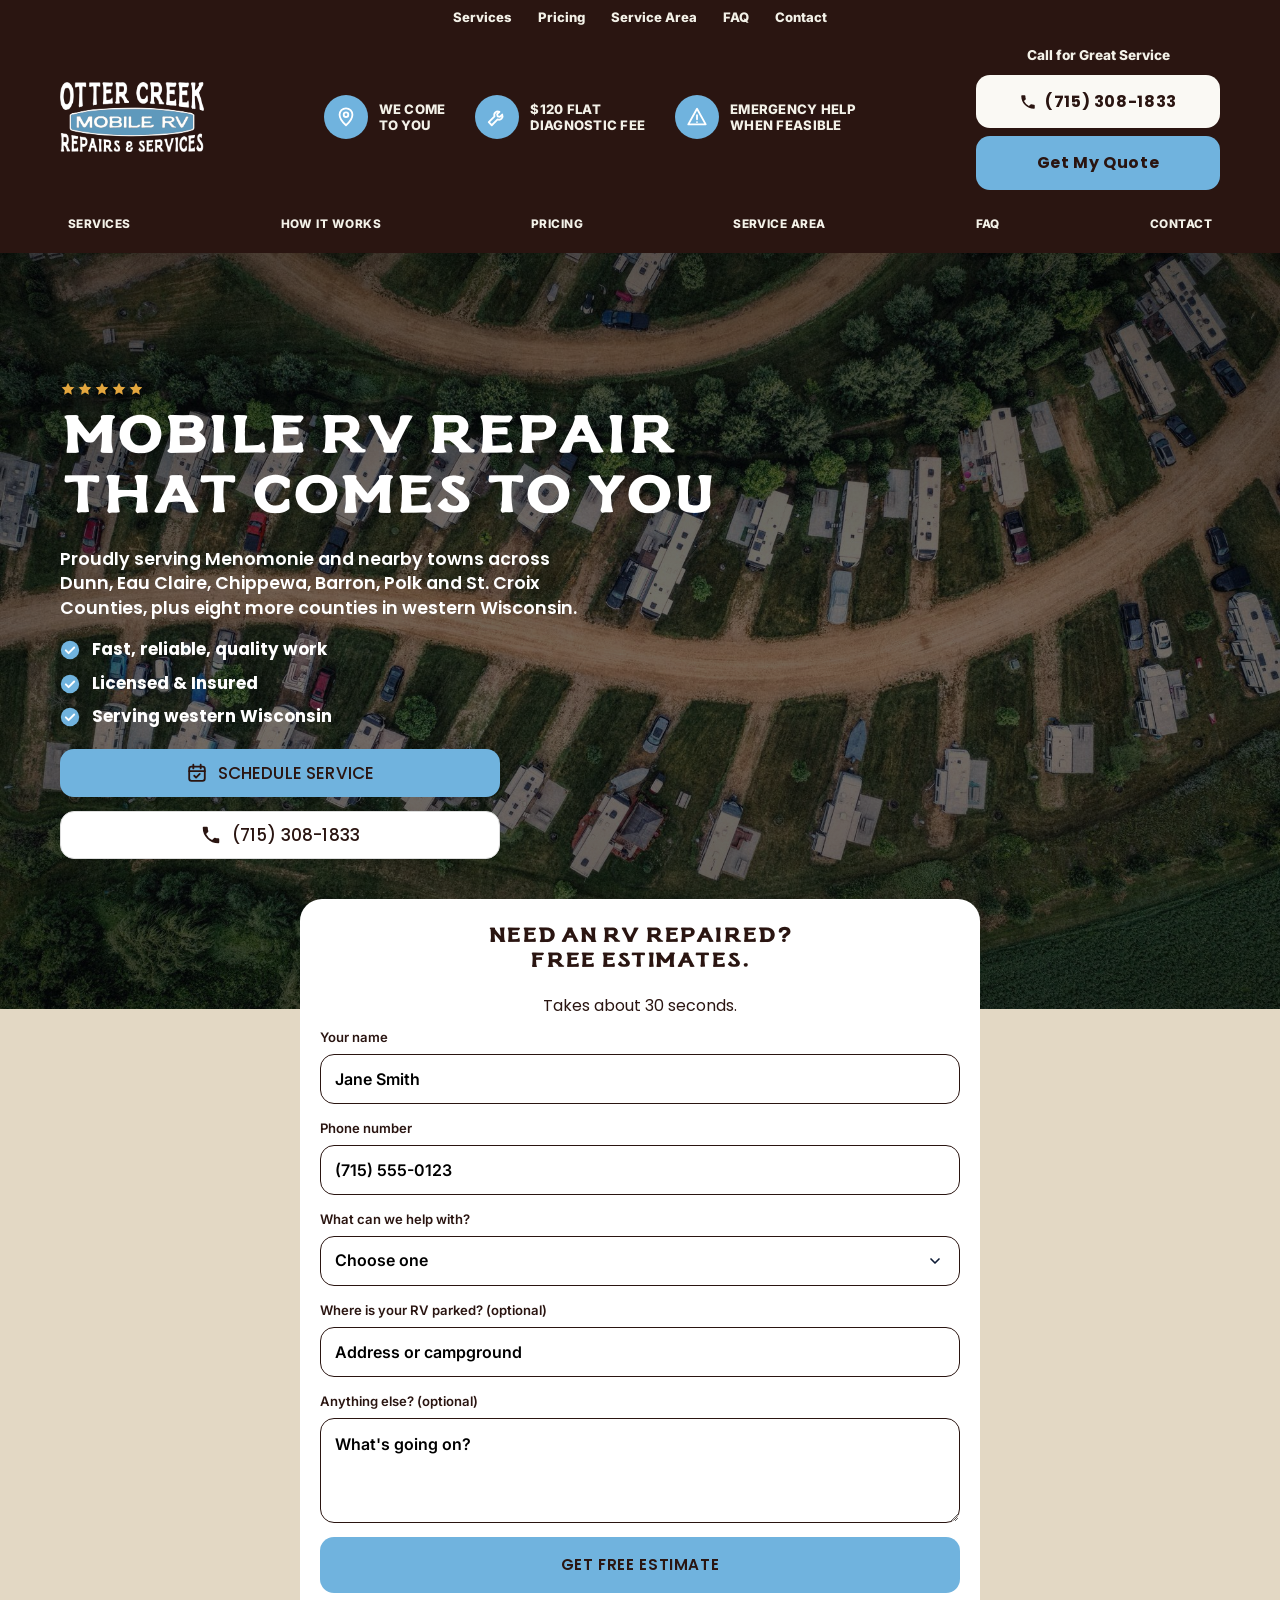
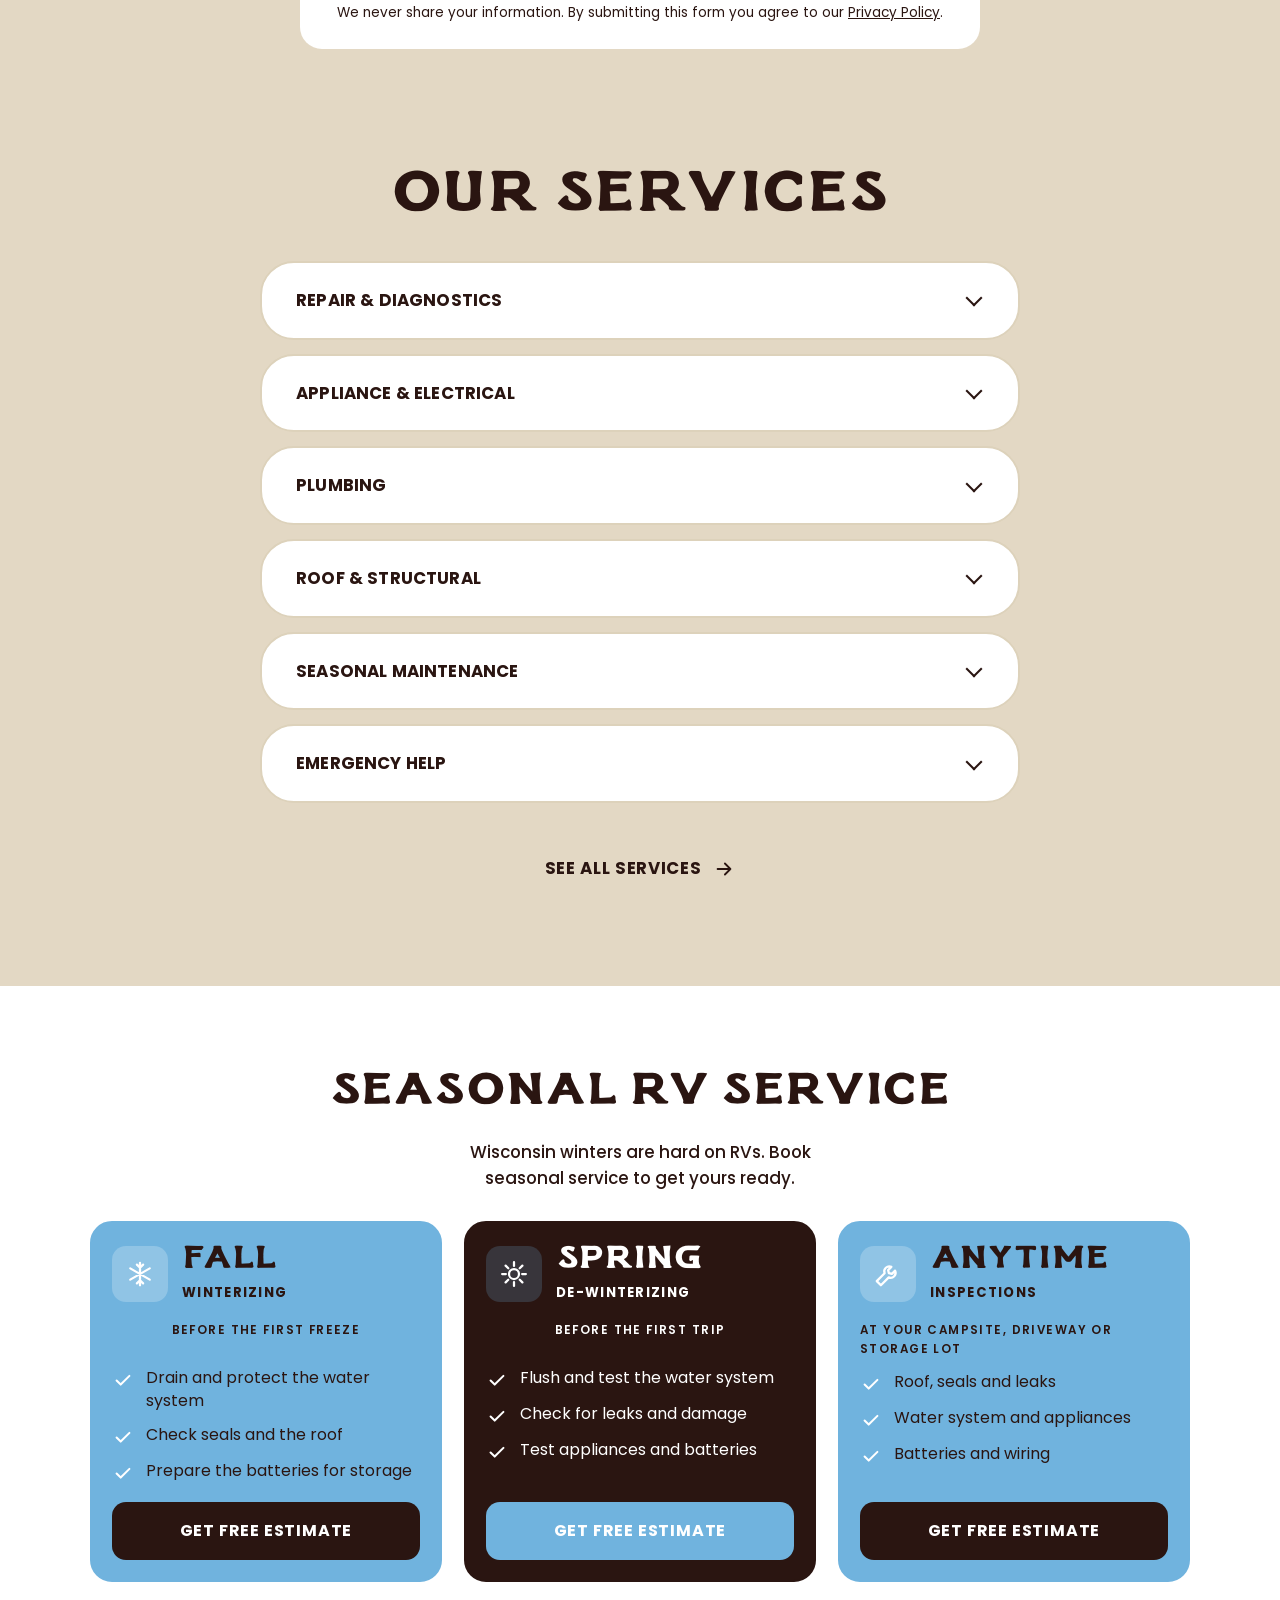
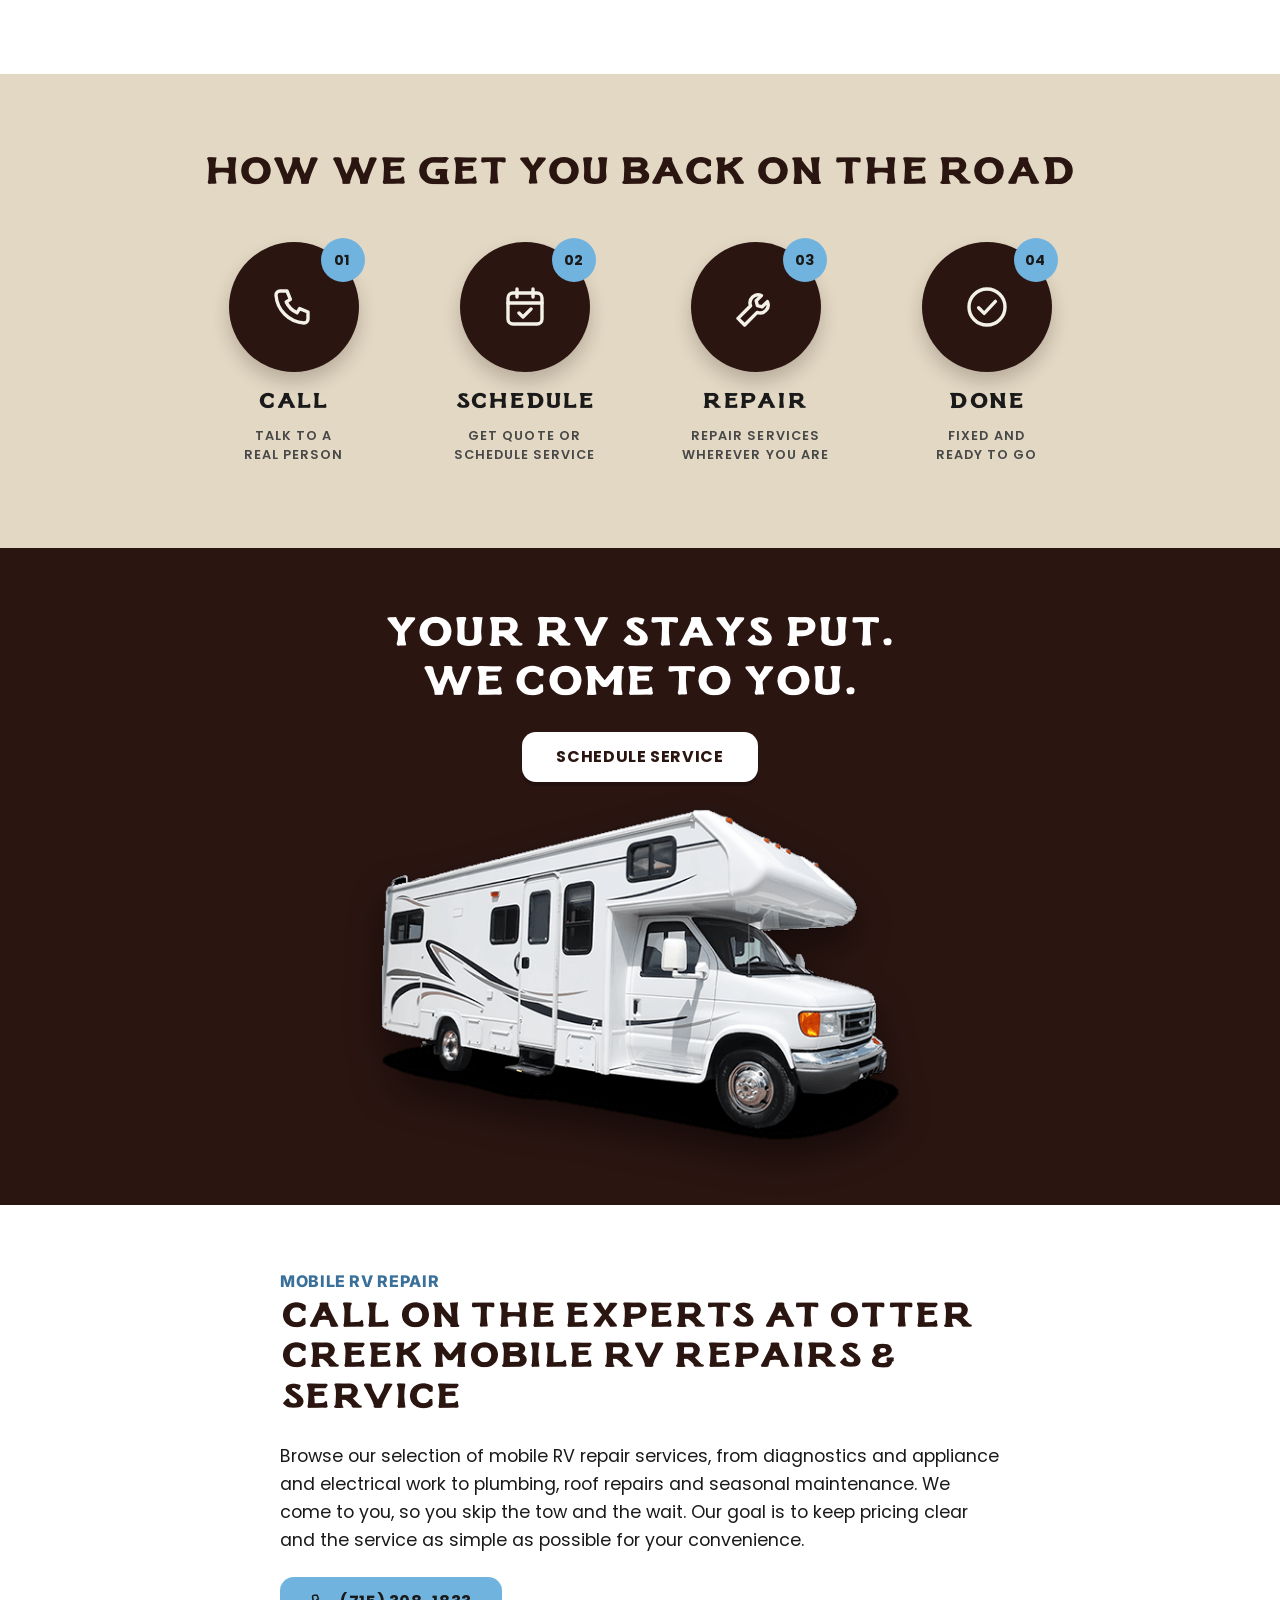
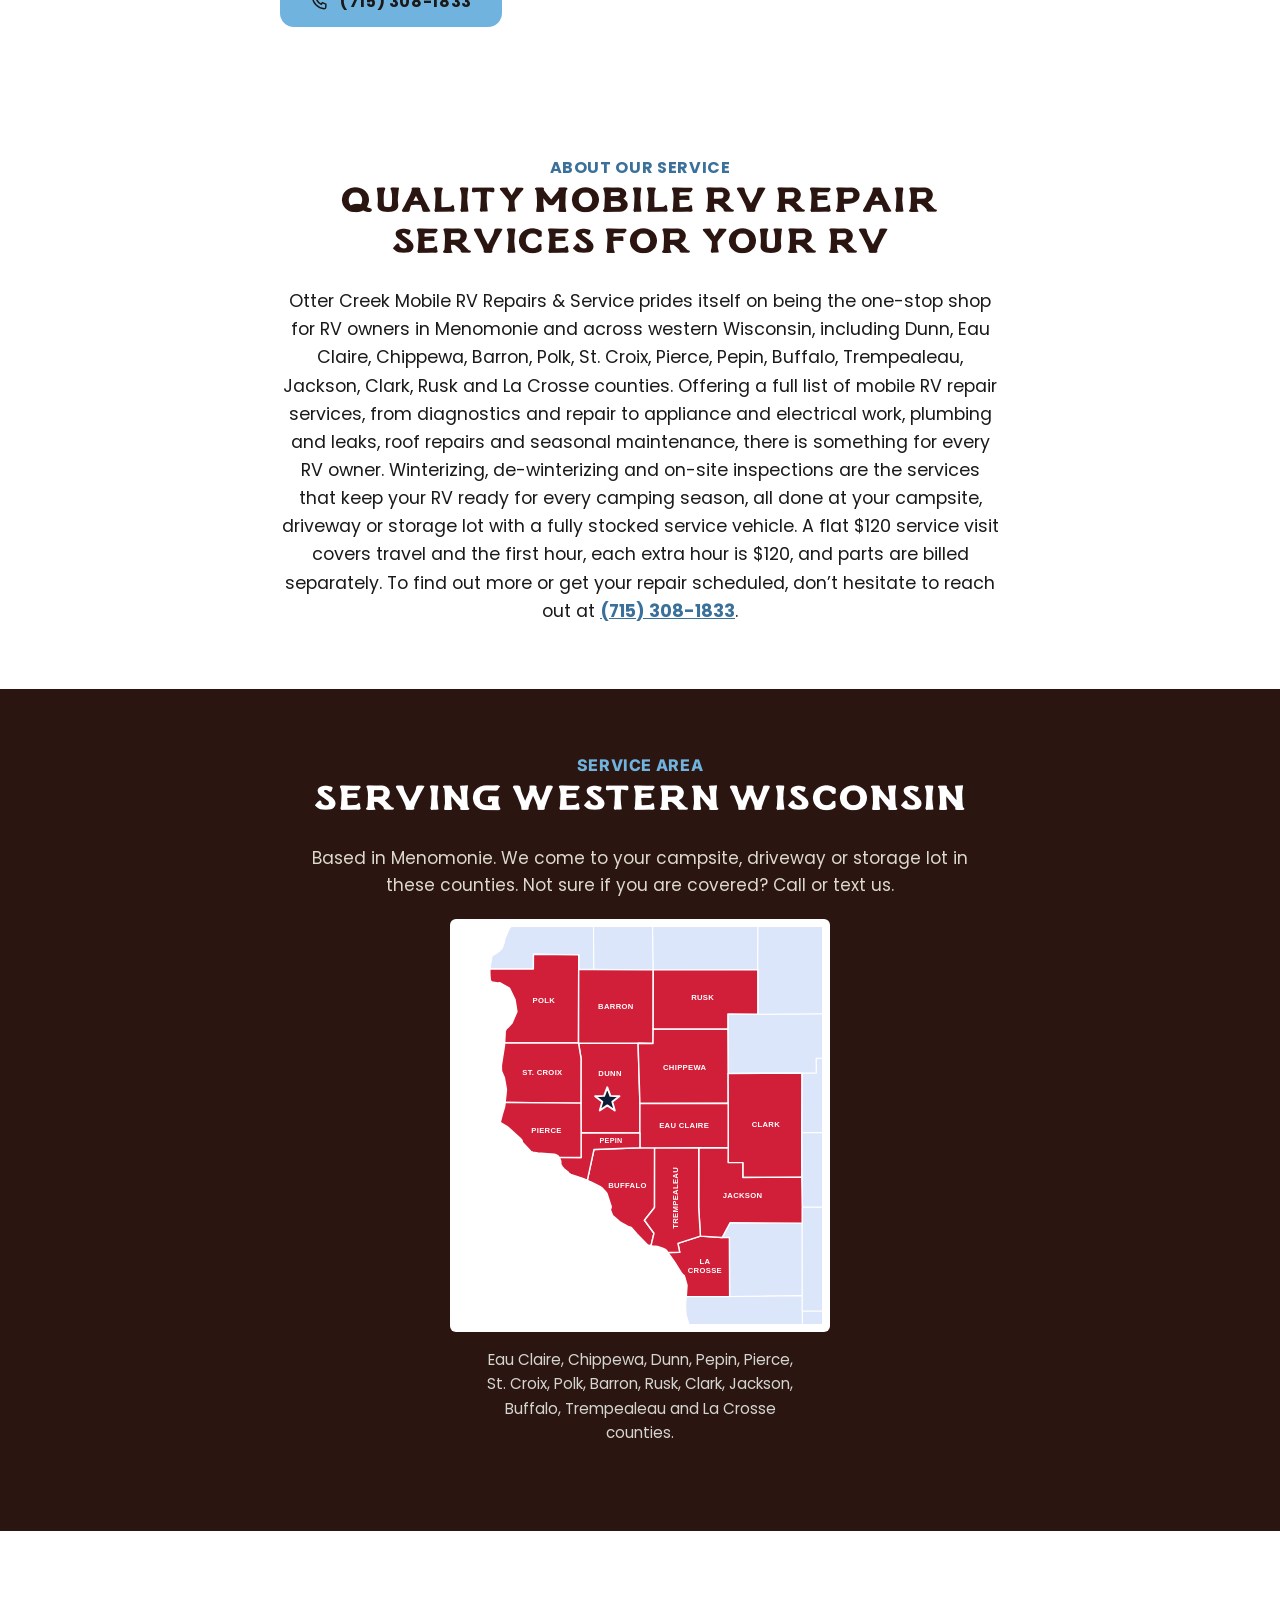
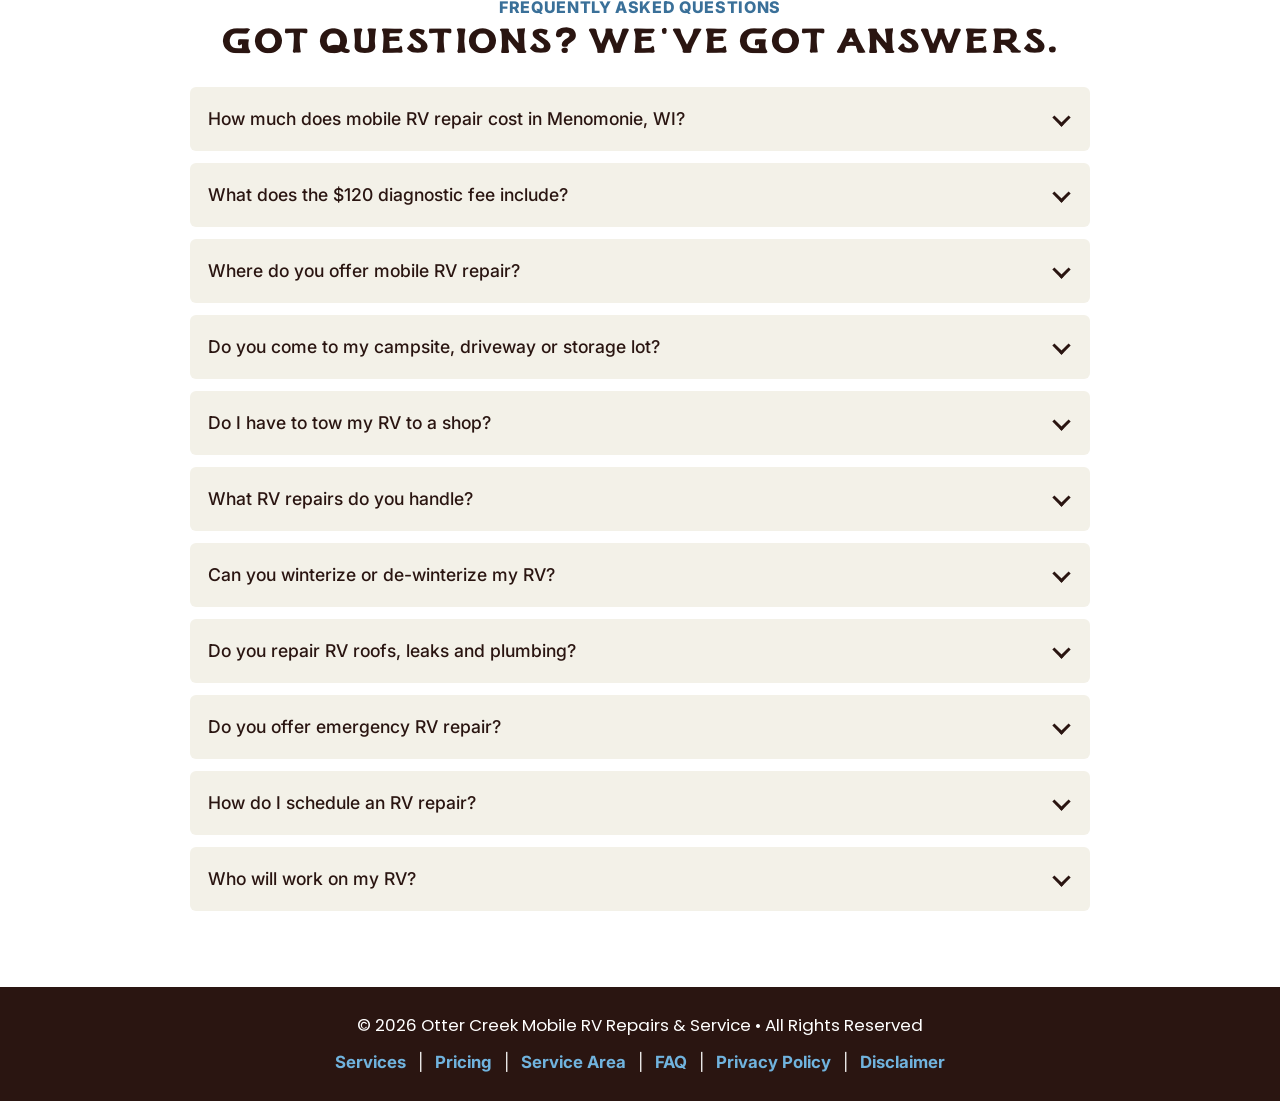
<file: index.html>
<!doctype html>
<html lang="en">
<head>
<meta charset="utf-8">
<meta name="viewport" content="width=device-width, initial-scale=1">
<title>Mobile RV Repair in Menomonie, WI | Otter Creek Mobile RV</title>
<meta name="description" content="Mobile RV repair, diagnostics and seasonal maintenance in Menomonie, WI. We come to your campsite or driveway. $120 flat diagnostic fee. Free quote.">
<meta name="robots" content="index, follow, max-image-preview:large, max-snippet:-1">
<meta name="theme-color" content="#2a1511">
<meta name="geo.region" content="US-WI">
<meta name="geo.placename" content="Menomonie">
<link rel="canonical" href="https://rv-repair-three.vercel.app/">
<meta property="og:type" content="website">
<meta property="og:site_name" content="Otter Creek Mobile RV Repairs &amp; Service">
<meta property="og:title" content="Mobile RV Repair in Menomonie, WI | Otter Creek Mobile RV">
<meta property="og:description" content="On-site RV repair, diagnostics and seasonal maintenance across western Wisconsin. We come to you. $120 flat diagnostic fee.">
<meta property="og:url" content="https://rv-repair-three.vercel.app/">
<meta property="og:image" content="https://rv-repair-three.vercel.app/assets/og-image-blue.png">
<meta property="og:image:width" content="1200">
<meta property="og:image:height" content="630">
<meta property="og:image:alt" content="Otter Creek Mobile RV Repairs &amp; Service logo">
<meta property="og:locale" content="en_US">
<meta name="twitter:card" content="summary_large_image">
<meta name="twitter:title" content="Mobile RV Repair in Menomonie, WI | Otter Creek Mobile RV">
<meta name="twitter:description" content="On-site RV repair, diagnostics and seasonal maintenance across western Wisconsin. We come to you.">
<meta name="twitter:image" content="https://rv-repair-three.vercel.app/assets/og-image-blue.png">
<link rel="icon" href="assets/favicon-blue.png" type="image/png">
<link rel="apple-touch-icon" href="assets/apple-touch-icon.png">
<link rel="preload" as="image" href="assets/logo-blue-white.webp" type="image/webp">
<link rel="preconnect" href="https://fonts.googleapis.com">
<link rel="preconnect" href="https://fonts.gstatic.com" crossorigin>
<link href="https://fonts.googleapis.com/css2?family=Inter:ital,opsz,wght@0,14..32,100..900;1,14..32,100..900&family=Montserrat:wght@600;700&display=swap" rel="stylesheet">
<link rel="stylesheet" href="styles.css">
<script type="application/ld+json">{
 "@context": "https://schema.org",
 "@graph": [
  {
   "@type": [
    "LocalBusiness",
    "AutoRepair"
   ],
   "@id": "https://rv-repair-three.vercel.app/#business",
   "name": "Otter Creek Mobile RV Repairs & Service",
   "alternateName": "Otter Creek Mobile RV",
   "url": "https://rv-repair-three.vercel.app/",
   "logo": "https://rv-repair-three.vercel.app/assets/logo-blue-white.webp",
   "image": "https://rv-repair-three.vercel.app/assets/og-image-blue.png",
   "description": "Mobile RV repair, diagnostics and seasonal maintenance in Menomonie, WI and western Wisconsin. We come to your campsite, driveway or storage lot.",
   "priceRange": "$$",
   "founder": {
    "@type": "Person",
    "name": "Jeremy High"
   },
   "address": {
    "@type": "PostalAddress",
    "addressLocality": "Menomonie",
    "addressRegion": "WI",
    "addressCountry": "US"
   },
   "areaServed": [
    {
     "@type": "AdministrativeArea",
     "name": "Barron County, WI"
    },
    {
     "@type": "AdministrativeArea",
     "name": "Buffalo County, WI"
    },
    {
     "@type": "AdministrativeArea",
     "name": "Chippewa County, WI"
    },
    {
     "@type": "AdministrativeArea",
     "name": "Clark County, WI"
    },
    {
     "@type": "AdministrativeArea",
     "name": "Dunn County, WI"
    },
    {
     "@type": "AdministrativeArea",
     "name": "Eau Claire County, WI"
    },
    {
     "@type": "AdministrativeArea",
     "name": "Jackson County, WI"
    },
    {
     "@type": "AdministrativeArea",
     "name": "La Crosse County, WI"
    },
    {
     "@type": "AdministrativeArea",
     "name": "Pepin County, WI"
    },
    {
     "@type": "AdministrativeArea",
     "name": "Pierce County, WI"
    },
    {
     "@type": "AdministrativeArea",
     "name": "Polk County, WI"
    },
    {
     "@type": "AdministrativeArea",
     "name": "Rusk County, WI"
    },
    {
     "@type": "AdministrativeArea",
     "name": "St. Croix County, WI"
    },
    {
     "@type": "AdministrativeArea",
     "name": "Trempealeau County, WI"
    },
    {
     "@type": "City",
     "name": "Menomonie, WI"
    }
   ],
   "knowsAbout": [
    "RV repair",
    "RV diagnostics",
    "RV maintenance",
    "RV winterizing",
    "RV roof repair",
    "RV plumbing",
    "RV electrical"
   ],
   "hasOfferCatalog": {
    "@type": "OfferCatalog",
    "name": "Mobile RV services",
    "itemListElement": [
     {
      "@type": "Offer",
      "itemOffered": {
       "@type": "Service",
       "name": "Mobile RV repair and diagnostics"
      }
     },
     {
      "@type": "Offer",
      "itemOffered": {
       "@type": "Service",
       "name": "Seasonal RV maintenance and inspections"
      }
     },
     {
      "@type": "Offer",
      "itemOffered": {
       "@type": "Service",
       "name": "RV appliance and electrical troubleshooting"
      }
     },
     {
      "@type": "Offer",
      "itemOffered": {
       "@type": "Service",
       "name": "RV plumbing, roof and structural repairs"
      }
     },
     {
      "@type": "Offer",
      "itemOffered": {
       "@type": "Service",
       "name": "Emergency RV roadside assistance"
      }
     }
    ]
   },
   "makesOffer": [
    {
     "@type": "Offer",
     "name": "Service / diagnostic fee (includes first hour of labor and travel)",
     "price": "120",
     "priceCurrency": "USD"
    },
    {
     "@type": "Offer",
     "name": "Hourly labor after first hour",
     "price": "120",
     "priceCurrency": "USD"
    }
   ],
   "telephone": "+1-715-308-1833",
   "email": "ottercreekrvservice@gmail.com"
  },
  {
   "@type": "WebSite",
   "@id": "https://rv-repair-three.vercel.app/#website",
   "url": "https://rv-repair-three.vercel.app/",
   "name": "Otter Creek Mobile RV Repairs & Service",
   "publisher": {
    "@id": "https://rv-repair-three.vercel.app/#business"
   }
  },
  {
   "@type": "FAQPage",
   "mainEntity": [
    {
     "@type": "Question",
     "name": "How much does mobile RV repair cost in Menomonie, WI?",
     "acceptedAnswer": {
      "@type": "Answer",
      "text": "Otter Creek Mobile RV Repairs & Service charges a flat $120 service and diagnostic fee that covers travel and the first hour of labor. After that, labor is $120 per hour. Parts and materials are billed separately."
     }
    },
    {
     "@type": "Question",
     "name": "What does the $120 diagnostic fee include?",
     "acceptedAnswer": {
      "@type": "Answer",
      "text": "The $120 fee covers your drive-out and the first hour of labor, so we can find the real problem and tell you what it will take to fix it. Labor after the first hour is $120 per hour, and parts are billed separately."
     }
    },
    {
     "@type": "Question",
     "name": "Where do you offer mobile RV repair?",
     "acceptedAnswer": {
      "@type": "Answer",
      "text": "We are based in Menomonie, Wisconsin and travel to RV owners across 14 western Wisconsin counties: Dunn, Eau Claire, Chippewa, Barron, Polk, St. Croix, Pierce, Pepin, Buffalo, Trempealeau, Jackson, Clark, Rusk and La Crosse. Not sure if you are covered? Call or text us and we will tell you."
     }
    },
    {
     "@type": "Question",
     "name": "Do you come to my campsite, driveway or storage lot?",
     "acceptedAnswer": {
      "@type": "Answer",
      "text": "Yes. We work at campgrounds, storage facilities and home driveways around Menomonie and western Wisconsin, so you do not have to move your RV."
     }
    },
    {
     "@type": "Question",
     "name": "Do I have to tow my RV to a shop?",
     "acceptedAnswer": {
      "@type": "Answer",
      "text": "No. Most repairs and diagnostics are done on-site with our fully stocked service vehicle. If a job is too big for the roadside or driveway, it can move to Jeremy's shop."
     }
    },
    {
     "@type": "Question",
     "name": "What RV repairs do you handle?",
     "acceptedAnswer": {
      "@type": "Answer",
      "text": "We handle RV diagnostics and repair, appliance and electrical work such as refrigerators, furnaces, water heaters, converters, batteries and wiring, plumbing problems and leaks, roof repairs and seals, structural fixes, and seasonal maintenance and inspections."
     }
    },
    {
     "@type": "Question",
     "name": "Can you winterize or de-winterize my RV?",
     "acceptedAnswer": {
      "@type": "Answer",
      "text": "Yes. Seasonal maintenance includes fall winterizing, spring de-winterizing and inspections, done at your campsite, driveway or storage lot."
     }
    },
    {
     "@type": "Question",
     "name": "Do you repair RV roofs, leaks and plumbing?",
     "acceptedAnswer": {
      "@type": "Answer",
      "text": "Yes. We handle roof repairs, seals and leaks, plumbing problems and structural fixes, plus appliance and electrical troubleshooting."
     }
    },
    {
     "@type": "Question",
     "name": "Do you offer emergency RV repair?",
     "acceptedAnswer": {
      "@type": "Answer",
      "text": "We offer emergency roadside assistance when feasible. Call or text (715) 308-1833 and we will tell you honestly what we can do and when."
     }
    },
    {
     "@type": "Question",
     "name": "How do I schedule an RV repair?",
     "acceptedAnswer": {
      "@type": "Answer",
      "text": "Call or text (715) 308-1833, or fill out the quote form on this page. We will talk through the issue and your location, pick a time that works, and meet you where your RV is parked."
     }
    },
    {
     "@type": "Question",
     "name": "Who will work on my RV?",
     "acceptedAnswer": {
      "@type": "Answer",
      "text": "Jeremy High, the owner of Otter Creek Mobile RV Repairs & Service, runs the business personally. You get quality workmanship, reliable scheduling and a customer-first approach on every job."
     }
    }
   ]
  }
 ]
}</script>
</head>
<body>
<a class="skip" href="#top">Skip to main content</a>

<a class="ph-strip" href="tel:+17153081833" data-phone aria-label="Call (715) 308-1833"><svg viewBox="0 0 24 24" width="26" height="26" fill="none" stroke="currentColor" stroke-width="1.8" stroke-linecap="round" stroke-linejoin="round" aria-hidden="true"><path d="M5 4h3.5l1.7 4.2-2.1 1.3a11 11 0 0 0 5.4 5.4l1.3-2.1 4.2 1.7V18a2 2 0 0 1-2 2A15 15 0 0 1 3 6a2 2 0 0 1 2-2z"/><path d="M14.5 3.5a6 6 0 0 1 6 6M14.5 7a2.6 2.6 0 0 1 2.6 2.6"/></svg><span data-phone-text>(715) 308-1833</span></a>
<header class="site-header">
  <div class="util"><div class="container"><a href="#services">Services</a><a href="#pricing">Pricing</a><a href="#area">Service Area</a><a href="#faq">FAQ</a><a href="#quote">Contact</a></div></div>
  <div class="container hd-main">
    <a class="brand" href="#top" aria-label="Otter Creek Mobile RV Repairs &amp; Service home"><img src="assets/logo-blue-white.webp" alt="Otter Creek Mobile RV Repairs &amp; Service" width="164" height="80"></a>
    <div class="trust">
      <div><span class="t-ic"><svg viewBox="0 0 24 24" width="22" height="22" fill="none" stroke="currentColor" stroke-width="2" stroke-linecap="round" stroke-linejoin="round" aria-hidden="true"><path d="M12 21s7-6.2 7-11.5A7 7 0 0 0 5 9.5C5 14.8 12 21 12 21z"/><circle cx="12" cy="9.5" r="2.5"/></svg></span><span>We Come<br>To You</span></div>
      <div><span class="t-ic"><svg viewBox="0 0 24 24" width="22" height="22" fill="none" stroke="currentColor" stroke-width="2" stroke-linecap="round" stroke-linejoin="round" aria-hidden="true"><path d="M14.7 6.3a4 4 0 0 0-5.4 5.1L3 17.7 6.3 21l6.3-6.3a4 4 0 0 0 5.1-5.4l-2.6 2.6-2.4-.6-.6-2.4z"/></svg></span><span>$120 Flat<br>Diagnostic Fee</span></div>
      <div><span class="t-ic"><svg viewBox="0 0 24 24" width="22" height="22" fill="none" stroke="currentColor" stroke-width="2" stroke-linecap="round" stroke-linejoin="round" aria-hidden="true"><path d="M12 3 2.5 20h19z"/><path d="M12 10v4.5M12 17.5v.01"/></svg></span><span>Emergency Help<br>When Feasible</span></div>
    </div>
    <div class="callblock"><small>Call for Great Service</small><a class="btn btn-outline hd-btn" href="tel:+17153081833"><svg viewBox="0 0 24 24" width="18" height="18" fill="currentColor" aria-hidden="true"><path d="M6.6 10.8a15.1 15.1 0 0 0 6.6 6.6l2.2-2.2a1 1 0 0 1 1-.25c1.1.37 2.3.57 3.6.57a1 1 0 0 1 1 1V20a1 1 0 0 1-1 1C10.6 21 3 13.4 3 4a1 1 0 0 1 1-1h3.5a1 1 0 0 1 1 1c0 1.25.2 2.45.57 3.6a1 1 0 0 1-.25 1z"/></svg> <span data-phone-text>(715) 308-1833</span></a><a class="btn btn-primary hd-btn" href="#quote">Get My Quote</a></div>
    <div class="hd-cta"><a class="hd-quote" href="#quote" aria-label="Get my quote"><svg viewBox="0 0 24 24" width="38" height="38" fill="none" stroke="currentColor" stroke-width="2.2" stroke-linecap="round" stroke-linejoin="round" aria-hidden="true"><rect x="3.5" y="5" width="17" height="15.5" rx="2.5"/><path d="M8 3v4M16 3v4M12 10.5v6M9 13.5h6"/></svg></a><a class="hd-call" href="tel:+17153081833" data-phone aria-label="Call (715) 308-1833"><svg viewBox="0 0 24 24" width="36" height="36" fill="currentColor" aria-hidden="true"><path d="M6.6 10.8a15.1 15.1 0 0 0 6.6 6.6l2.2-2.2a1 1 0 0 1 1-.25c1.1.37 2.3.57 3.6.57a1 1 0 0 1 1 1V20a1 1 0 0 1-1 1A17 17 0 0 1 3 4a1 1 0 0 1 1-1h3.5a1 1 0 0 1 1 1c0 1.3.2 2.5.57 3.6a1 1 0 0 1-.25 1z"/></svg></a></div>
        <a class="hd-phone" href="tel:+17153081833" data-phone aria-label="Call (715) 308-1833"><svg viewBox="0 0 24 24" width="20" height="20" fill="currentColor" aria-hidden="true"><path d="M6.6 10.8a15.1 15.1 0 0 0 6.6 6.6l2.2-2.2a1 1 0 0 1 1-.25c1.1.37 2.3.57 3.6.57a1 1 0 0 1 1 1V20a1 1 0 0 1-1 1C10.6 21 3 13.4 3 4a1 1 0 0 1 1-1h3.5a1 1 0 0 1 1 1c0 1.25.2 2.45.57 3.6a1 1 0 0 1-.25 1z"/></svg><span data-phone-text>(715) 308-1833</span></a>
        <button class="burger" aria-label="Toggle menu" aria-controls="menu" aria-expanded="false"><span></span><span></span><span></span></button>
  </div>
  <nav class="menu" id="menu" aria-label="Main"><button class="menu-toggle" type="button" aria-controls="menu-list" aria-expanded="false"><svg viewBox="0 0 24 24" width="22" height="22" fill="none" stroke="currentColor" stroke-width="2.6" stroke-linecap="round" aria-hidden="true"><path d="M4 7h16M4 12h16M4 17h16"/></svg><span>Menu</span></button><div class="container menu-in" id="menu-list"><a href="#services">Services</a><a href="#how">How It Works</a><a href="#pricing">Pricing</a><a href="#area">Service Area</a><a href="#faq">FAQ</a><a href="#quote">Contact</a></div></nav>
</header>

<main id="top">

<section class="hero">
  <div class="container hero-grid">
    <div class="hero-copy">
      <div class="hero-stars" role="img" aria-label="5 out of 5 stars"><svg viewBox="0 0 24 24" width="16" height="16" aria-hidden="true"><path fill="#e3a63e" d="M12 2.6l2.9 6 6.6.9-4.8 4.6 1.2 6.5L12 17.4 6.1 20.6l1.2-6.5L2.5 9.5l6.6-.9z"/></svg><svg viewBox="0 0 24 24" width="16" height="16" aria-hidden="true"><path fill="#e3a63e" d="M12 2.6l2.9 6 6.6.9-4.8 4.6 1.2 6.5L12 17.4 6.1 20.6l1.2-6.5L2.5 9.5l6.6-.9z"/></svg><svg viewBox="0 0 24 24" width="16" height="16" aria-hidden="true"><path fill="#e3a63e" d="M12 2.6l2.9 6 6.6.9-4.8 4.6 1.2 6.5L12 17.4 6.1 20.6l1.2-6.5L2.5 9.5l6.6-.9z"/></svg><svg viewBox="0 0 24 24" width="16" height="16" aria-hidden="true"><path fill="#e3a63e" d="M12 2.6l2.9 6 6.6.9-4.8 4.6 1.2 6.5L12 17.4 6.1 20.6l1.2-6.5L2.5 9.5l6.6-.9z"/></svg><svg viewBox="0 0 24 24" width="16" height="16" aria-hidden="true"><path fill="#e3a63e" d="M12 2.6l2.9 6 6.6.9-4.8 4.6 1.2 6.5L12 17.4 6.1 20.6l1.2-6.5L2.5 9.5l6.6-.9z"/></svg></div>
      <h1>Mobile RV Repair <span class="h1-acc">That Comes to You</span></h1>
      <p class="lead">Proudly serving Menomonie and nearby towns across Dunn, Eau Claire, Chippewa, Barron, Polk and St. Croix Counties, plus eight more counties in western Wisconsin.</p>
      <ul class="hero-checks">
      <li><svg viewBox="0 0 24 24" width="18" height="18" aria-hidden="true"><circle cx="12" cy="12" r="11" fill="#5b172c"/><path d="M7 12.5l3.3 3.3L17 9" fill="none" stroke="#fff" stroke-width="2.4" stroke-linecap="round" stroke-linejoin="round"/></svg>Fast, reliable, quality work</li>
      <li><svg viewBox="0 0 24 24" width="18" height="18" aria-hidden="true"><circle cx="12" cy="12" r="11" fill="#5b172c"/><path d="M7 12.5l3.3 3.3L17 9" fill="none" stroke="#fff" stroke-width="2.4" stroke-linecap="round" stroke-linejoin="round"/></svg>Licensed &amp; Insured</li>
      <li><svg viewBox="0 0 24 24" width="18" height="18" aria-hidden="true"><circle cx="12" cy="12" r="11" fill="#5b172c"/><path d="M7 12.5l3.3 3.3L17 9" fill="none" stroke="#fff" stroke-width="2.4" stroke-linecap="round" stroke-linejoin="round"/></svg>Serving western Wisconsin</li>
    </ul>
      <div class="hero-btns2">
        <a class="hb hb-y" href="#quote"><svg viewBox="0 0 24 24" width="22" height="22" fill="none" stroke="currentColor" stroke-width="2" stroke-linecap="round" stroke-linejoin="round" aria-hidden="true"><rect x="3.5" y="5" width="17" height="15.5" rx="2.5"/><path d="M8 3v4M16 3v4M3.5 10h17M9 15l2 2 4-4"/></svg><span>Schedule Service</span></a>
        <a class="hb hb-w" href="tel:+17153081833" data-phone><svg viewBox="0 0 24 24" width="20" height="20" fill="currentColor" aria-hidden="true"><path d="M6.6 10.8a15.1 15.1 0 0 0 6.6 6.6l2.2-2.2a1 1 0 0 1 1-.25c1.1.37 2.3.57 3.6.57a1 1 0 0 1 1 1V20a1 1 0 0 1-1 1A17 17 0 0 1 3 4a1 1 0 0 1 1-1h3.5a1 1 0 0 1 1 1c0 1.3.2 2.5.57 3.6a1 1 0 0 1-.25 1z"/></svg><span data-phone-text>(715) 308-1833</span></a>
      </div>
    </div>
  </div>
</section>

<section class="quotesec" id="request">
  <div class="container">
    <form class="quote-card" id="quote" novalidate>
      <h2>Need an RV repaired?<br>Free estimates.</h2>
      <p class="qc-sub">Takes about 30 seconds.</p>
      <div class="qc-step" id="qc-main">
        <label>Your name<input name="name" type="text" placeholder="Jane Smith" autocomplete="name" required></label>
        <label>Phone number<input name="phone" type="tel" inputmode="tel" placeholder="(715) 555-0123" autocomplete="tel" required></label>
        <label>What can we help with?<select name="service" required>
          <option value="" selected disabled>Choose one</option>
          <option>Repair &amp; Diagnostics</option>
          <option>Appliance &amp; Electrical</option>
          <option>Plumbing</option>
          <option>Roof &amp; Structural</option>
          <option>Seasonal Maintenance</option>
          <option>Emergency Help</option>
          <option>Something else</option>
        </select></label>
        <div class="qc-step" id="qc-extra">
          <label>Where is your RV parked? (optional)<input name="address" type="text" placeholder="Address or campground" autocomplete="street-address"></label>
          <label>Anything else? (optional)<textarea name="details" rows="3" placeholder="What's going on?"></textarea></label>
        </div>
        <button class="qc-submit" type="submit">Get free estimate</button>
      </div>
      <p class="qc-fine">We never share your information. By submitting this form you agree to our <a href="privacy.html">Privacy Policy</a>.</p>
      <p class="form-msg" role="status" aria-live="polite"></p>
    </form>
  </div>
</section>




<section class="svc6 sc sa-sec" id="services">
  <div class="container sc-in">
    <h2 class="sc-h">Our Services</h2>
    <div class="sa-list">
      <details class="sa"><summary>Repair &amp; Diagnostics</summary><div class="sa-body"><p>We find the real problem on-site, so you do not have to tow your RV to a shop. Systems that will not work and problems that keep coming back get diagnosed at your campsite, driveway or storage lot. Bigger jobs can move to Jeremy's shop.</p><a class="sa-link" href="#quote">Get a free estimate <span aria-hidden="true">&rarr;</span></a></div></details>
      <details class="sa"><summary>Appliance &amp; Electrical</summary><div class="sa-body"><p>We troubleshoot and repair the appliances and electrical systems that make your RV comfortable, including refrigerators and furnaces, water heaters and converters, batteries and wiring.</p><a class="sa-link" href="#quote">Get a free estimate <span aria-hidden="true">&rarr;</span></a></div></details>
      <details class="sa"><summary>Plumbing</summary><div class="sa-body"><p>Plumbing problems and leaks, fixed where your RV is parked. Leak finding and repair, water pumps and water heaters.</p><a class="sa-link" href="#quote">Get a free estimate <span aria-hidden="true">&rarr;</span></a></div></details>
      <details class="sa"><summary>Roof &amp; Structural</summary><div class="sa-body"><p>Catch small damage before it becomes expensive damage. Roof repairs, seals and leaks, and structural fixes.</p><a class="sa-link" href="#quote">Get a free estimate <span aria-hidden="true">&rarr;</span></a></div></details>
      <details class="sa"><summary>Seasonal Maintenance</summary><div class="sa-body"><p>Start and end your camping season right with fall winterizing, spring de-winterizing and inspections at your campsite, driveway or storage lot.</p><a class="sa-link" href="#quote">Get a free estimate <span aria-hidden="true">&rarr;</span></a></div></details>
      <details class="sa"><summary>Emergency Help</summary><div class="sa-body"><p>Broken down? We offer emergency roadside assistance when feasible. Call or text (715) 308-1833 and we will tell you honestly what we can do. There is no promised response time.</p><a class="sa-link" href="#quote">Get a free estimate <span aria-hidden="true">&rarr;</span></a></div></details>
    </div>
    <a class="sa-all" href="services.html">See all services <svg viewBox="0 0 24 24" width="22" height="22" fill="none" stroke="currentColor" stroke-width="2" stroke-linecap="round" stroke-linejoin="round" aria-hidden="true"><path d="M5 12h14M13 6l6 6-6 6"/></svg></a>
  </div>
</section>
<section class="seas" id="seasonal">
  <div class="container se-in">
    <h2 class="se-h">Seasonal RV Service</h2>
    <p class="se-lead">Wisconsin winters are hard on RVs. Book seasonal service to get yours ready.</p>
    <div class="se-grid">
      <article class="se-card se-light">
        <div class="se-hd"><span class="se-bdg"><svg viewBox="0 0 24 24" width="30" height="30" fill="none" stroke="currentColor" stroke-width="1.8" stroke-linecap="round" aria-hidden="true"><path d="M12 3v18M4.2 7.5l15.6 9M19.8 7.5l-15.6 9M9.5 4.5 12 7l2.5-2.5M9.5 19.5 12 17l2.5 2.5"/></svg></span><div><h3 class="se-big">Fall</h3><p class="se-kind">Winterizing</p></div></div>
        <p class="se-when">Before the first freeze</p>
        <ul><li><svg viewBox="0 0 24 24" width="22" height="22" fill="none" stroke="currentColor" stroke-width="2.2" stroke-linecap="round" stroke-linejoin="round" aria-hidden="true"><path d="m5 12.5 4.5 4.5L19 7.5"/></svg><span>Drain and protect the water system</span></li><li><svg viewBox="0 0 24 24" width="22" height="22" fill="none" stroke="currentColor" stroke-width="2.2" stroke-linecap="round" stroke-linejoin="round" aria-hidden="true"><path d="m5 12.5 4.5 4.5L19 7.5"/></svg><span>Check seals and the roof</span></li><li><svg viewBox="0 0 24 24" width="22" height="22" fill="none" stroke="currentColor" stroke-width="2.2" stroke-linecap="round" stroke-linejoin="round" aria-hidden="true"><path d="m5 12.5 4.5 4.5L19 7.5"/></svg><span>Prepare the batteries for storage</span></li></ul>
        <a class="se-btn" href="#quote">Get free estimate</a>
      </article>
      <article class="se-card se-dark">
        <div class="se-hd"><span class="se-bdg"><svg viewBox="0 0 24 24" width="30" height="30" fill="none" stroke="currentColor" stroke-width="1.8" stroke-linecap="round" aria-hidden="true"><circle cx="12" cy="12" r="4"/><path d="M12 2.5v3M12 18.5v3M2.5 12h3M18.5 12h3M5.3 5.3l2.1 2.1M16.6 16.6l2.1 2.1M18.7 5.3l-2.1 2.1M7.4 16.6l-2.1 2.1"/></svg></span><div><h3 class="se-big">Spring</h3><p class="se-kind">De-winterizing</p></div></div>
        <p class="se-when">Before the first trip</p>
        <ul><li><svg viewBox="0 0 24 24" width="22" height="22" fill="none" stroke="currentColor" stroke-width="2.2" stroke-linecap="round" stroke-linejoin="round" aria-hidden="true"><path d="m5 12.5 4.5 4.5L19 7.5"/></svg><span>Flush and test the water system</span></li><li><svg viewBox="0 0 24 24" width="22" height="22" fill="none" stroke="currentColor" stroke-width="2.2" stroke-linecap="round" stroke-linejoin="round" aria-hidden="true"><path d="m5 12.5 4.5 4.5L19 7.5"/></svg><span>Check for leaks and damage</span></li><li><svg viewBox="0 0 24 24" width="22" height="22" fill="none" stroke="currentColor" stroke-width="2.2" stroke-linecap="round" stroke-linejoin="round" aria-hidden="true"><path d="m5 12.5 4.5 4.5L19 7.5"/></svg><span>Test appliances and batteries</span></li></ul>
        <a class="se-btn" href="#quote">Get free estimate</a>
      </article>
      <article class="se-card se-light">
        <div class="se-hd"><span class="se-bdg"><svg viewBox="0 0 24 24" width="30" height="30" fill="none" stroke="currentColor" stroke-width="1.8" stroke-linecap="round" stroke-linejoin="round" aria-hidden="true"><path d="M14.7 6.3a4 4 0 0 0-5.4 5.1L3 17.7 6.3 21l6.3-6.3a4 4 0 0 0 5.1-5.4l-2.6 2.6-2.4-.6-.6-2.4z"/></svg></span><div><h3 class="se-big">Anytime</h3><p class="se-kind">Inspections</p></div></div>
        <p class="se-when">At your campsite, driveway or storage lot</p>
        <ul><li><svg viewBox="0 0 24 24" width="22" height="22" fill="none" stroke="currentColor" stroke-width="2.2" stroke-linecap="round" stroke-linejoin="round" aria-hidden="true"><path d="m5 12.5 4.5 4.5L19 7.5"/></svg><span>Roof, seals and leaks</span></li><li><svg viewBox="0 0 24 24" width="22" height="22" fill="none" stroke="currentColor" stroke-width="2.2" stroke-linecap="round" stroke-linejoin="round" aria-hidden="true"><path d="m5 12.5 4.5 4.5L19 7.5"/></svg><span>Water system and appliances</span></li><li><svg viewBox="0 0 24 24" width="22" height="22" fill="none" stroke="currentColor" stroke-width="2.2" stroke-linecap="round" stroke-linejoin="round" aria-hidden="true"><path d="m5 12.5 4.5 4.5L19 7.5"/></svg><span>Batteries and wiring</span></li></ul>
        <a class="se-btn" href="#quote">Get free estimate</a>
      </article>
    </div>
  </div>
</section>
<section class="hwk" id="how">
  <div class="container">
    <h2 class="hwk-h">How we get you back on the road</h2>

    <ol class="hwk-grid">
      <li class="hwk-step"><span class="hwk-ic"><svg viewBox="0 0 24 24" width="44" height="44" fill="none" stroke="currentColor" stroke-width="1.7" stroke-linecap="round" stroke-linejoin="round" aria-hidden="true"><path d="M5 4h3.5l1.7 4.2-2.1 1.3a11 11 0 0 0 5.4 5.4l1.3-2.1 4.2 1.7V18a2 2 0 0 1-2 2A15 15 0 0 1 3 6a2 2 0 0 1 2-2z"/></svg><b class="hwk-n">01</b></span><h3>Call</h3><p>Talk to a<br>real person</p></li>
      <li class="hwk-step"><span class="hwk-ic"><svg viewBox="0 0 24 24" width="44" height="44" fill="none" stroke="currentColor" stroke-width="1.7" stroke-linecap="round" stroke-linejoin="round" aria-hidden="true"><rect x="3.5" y="5" width="17" height="15.5" rx="2.5"/><path d="M8 3v4M16 3v4M3.5 10h17M9 15l2 2 4-4"/></svg><b class="hwk-n">02</b></span><h3>Schedule</h3><p>Get quote or<br>schedule service</p></li>
      <li class="hwk-step"><span class="hwk-ic"><svg viewBox="0 0 24 24" width="44" height="44" fill="none" stroke="currentColor" stroke-width="1.7" stroke-linecap="round" stroke-linejoin="round" aria-hidden="true"><path d="M14.7 6.3a4 4 0 0 0-5.4 5.1L3 17.7 6.3 21l6.3-6.3a4 4 0 0 0 5.1-5.4l-2.6 2.6-2.4-.6-.6-2.4z"/></svg><b class="hwk-n">03</b></span><h3>Repair</h3><p>Repair services<br>wherever you are</p></li>
      <li class="hwk-step"><span class="hwk-ic"><svg viewBox="0 0 24 24" width="44" height="44" fill="none" stroke="currentColor" stroke-width="1.7" stroke-linecap="round" stroke-linejoin="round" aria-hidden="true"><circle cx="12" cy="12" r="9"/><path d="m7.8 12.4 2.8 2.8 5.6-6"/></svg><b class="hwk-n">04</b></span><h3>Done</h3><p>Fixed and<br>ready to go</p></li>
    </ol>
  </div>
</section>
<section class="pricing pp" id="pricing">
  <div class="container pp-in">
    <h2 class="pp-h">Your RV Stays Put.<br>We Come to You.</h2>
    <a class="pp-btn" href="#quote">Schedule Service</a>
    <img class="pp-rv" src="assets/promo-rv.png" width="542" height="347" loading="lazy" alt="A motorhome ready for mobile RV service">
  </div>
</section>
<section class="callexp" id="experts">
  <div class="container callexp-in">
    <p class="eyebrow">Mobile RV repair</p>
    <h2 class="title">Call on the Experts at Otter Creek Mobile RV Repairs &amp; Service</h2>
    <span class="seo-bar" aria-hidden="true"></span>
    <p>Browse our selection of mobile RV repair services, from diagnostics and appliance and electrical work to plumbing, roof repairs and seasonal maintenance. We come to you, so you skip the tow and the wait. Our goal is to keep pricing clear and the service as simple as possible for your convenience.</p>
    <a class="slant-btn" href="tel:+17153081833" data-phone><svg viewBox="0 0 24 24" width="26" height="26" fill="none" stroke="currentColor" stroke-width="1.8" stroke-linecap="round" stroke-linejoin="round" aria-hidden="true"><path d="M5 4h3.5l1.7 4.2-2.1 1.3a11 11 0 0 0 5.4 5.4l1.3-2.1 4.2 1.7V18a2 2 0 0 1-2 2A15 15 0 0 1 3 6a2 2 0 0 1 2-2z"/></svg><span data-phone-text>(715) 308-1833</span></a>
  </div>
</section>
<section class="seo-text" id="about-service">
  <div class="container seo-in">
    <p class="eyebrow">About our service</p>
    <h2 class="title">Quality Mobile RV Repair Services for Your RV</h2>
    <span class="seo-bar" aria-hidden="true"></span>
    <p>Otter Creek Mobile RV Repairs &amp; Service prides itself on being the one-stop shop for RV owners in Menomonie and across western Wisconsin, including Dunn, Eau Claire, Chippewa, Barron, Polk, St. Croix, Pierce, Pepin, Buffalo, Trempealeau, Jackson, Clark, Rusk and La Crosse counties. Offering a full list of mobile RV repair services, from diagnostics and repair to appliance and electrical work, plumbing and leaks, roof repairs and seasonal maintenance, there is something for every RV owner. Winterizing, de-winterizing and on-site inspections are the services that keep your RV ready for every camping season, all done at your campsite, driveway or storage lot with a fully stocked service vehicle. A flat $120 service visit covers travel and the first hour, each extra hour is $120, and parts are billed separately. To find out more or get your repair scheduled, don&rsquo;t hesitate to reach out at <a href="tel:+17153081833" data-phone><span data-phone-text>(715) 308-1833</span></a>.</p>
  </div>
</section>
<section class="areadark" id="area">
  <div class="container area-in">
    <p class="eyebrow">Service area</p>
    <h2 class="title">Serving Western Wisconsin</h2>
    <p class="area-sub">Based in Menomonie. We come to your campsite, driveway or storage lot in these counties. Not sure if you are covered? Call or text us.</p>
    <div class="area-map"><img src="assets/service-area-map-navy.svg" width="456" height="497" loading="lazy" alt="Map of western Wisconsin with the 14 counties served by Otter Creek Mobile RV Repairs &amp; Service highlighted in yellow"></div>
    <p class="area-list">Eau Claire, Chippewa, Dunn, Pepin, Pierce, St. Croix, Polk, Barron, Rusk, Clark, Jackson, Buffalo, Trempealeau and La Crosse counties.</p>
  </div>
</section>

<section class="section faq-section">
  <div class="container">
    <div class="faq" id="faq">
      <p class="eyebrow">Frequently asked questions</p>
      <h2 class="title left">Got Questions? We've Got Answers.</h2>
      <details><summary>How much does mobile RV repair cost in Menomonie, WI?</summary><p>Otter Creek Mobile RV Repairs &amp; Service charges a flat $120 service and diagnostic fee that covers travel and the first hour of labor. After that, labor is $120 per hour. Parts and materials are billed separately.</p></details>
      <details><summary>What does the $120 diagnostic fee include?</summary><p>The $120 fee covers your drive-out and the first hour of labor, so we can find the real problem and tell you what it will take to fix it. Labor after the first hour is $120 per hour, and parts are billed separately.</p></details>
      <details><summary>Where do you offer mobile RV repair?</summary><p>We are based in Menomonie, Wisconsin and travel to RV owners across 14 western Wisconsin counties: Dunn, Eau Claire, Chippewa, Barron, Polk, St. Croix, Pierce, Pepin, Buffalo, Trempealeau, Jackson, Clark, Rusk and La Crosse. Not sure if you are covered? Call or text us and we will tell you.</p></details>
      <details><summary>Do you come to my campsite, driveway or storage lot?</summary><p>Yes. We work at campgrounds, storage facilities and home driveways around Menomonie and western Wisconsin, so you do not have to move your RV.</p></details>
      <details><summary>Do I have to tow my RV to a shop?</summary><p>No. Most repairs and diagnostics are done on-site with our fully stocked service vehicle. If a job is too big for the roadside or driveway, it can move to Jeremy's shop.</p></details>
      <details><summary>What RV repairs do you handle?</summary><p>We handle RV diagnostics and repair, appliance and electrical work such as refrigerators, furnaces, water heaters, converters, batteries and wiring, plumbing problems and leaks, roof repairs and seals, structural fixes, and seasonal maintenance and inspections.</p></details>
      <details><summary>Can you winterize or de-winterize my RV?</summary><p>Yes. Seasonal maintenance includes fall winterizing, spring de-winterizing and inspections, done at your campsite, driveway or storage lot.</p></details>
      <details><summary>Do you repair RV roofs, leaks and plumbing?</summary><p>Yes. We handle roof repairs, seals and leaks, plumbing problems and structural fixes, plus appliance and electrical troubleshooting.</p></details>
      <details><summary>Do you offer emergency RV repair?</summary><p>We offer emergency roadside assistance when feasible. Call or text (715) 308-1833 and we will tell you honestly what we can do and when.</p></details>
      <details><summary>How do I schedule an RV repair?</summary><p>Call or text (715) 308-1833, or fill out the quote form on this page. We will talk through the issue and your location, pick a time that works, and meet you where your RV is parked.</p></details>
      <details><summary>Who will work on my RV?</summary><p>Jeremy High, the owner of Otter Creek Mobile RV Repairs &amp; Service, runs the business personally. You get quality workmanship, reliable scheduling and a customer-first approach on every job.</p></details>
    </div>
  </div>
</section>

</main>

<footer class="footer">
  <div class="container foot-min">
    <p class="foot-copy">&copy; <span id="year">2026</span> Otter Creek Mobile RV Repairs &amp; Service &bull; All Rights Reserved</p>
    <nav class="foot-links" aria-label="Footer"><a href="#services">Services</a><span aria-hidden="true">|</span><a href="#pricing">Pricing</a><span aria-hidden="true">|</span><a href="#area">Service Area</a><span aria-hidden="true">|</span><a href="#faq">FAQ</a><span aria-hidden="true">|</span><a href="/privacy">Privacy Policy</a><span aria-hidden="true">|</span><a href="/disclaimer">Disclaimer</a></nav>
  </div>
</footer>


<script src="script.js"></script>
</body>
</html>
</file>
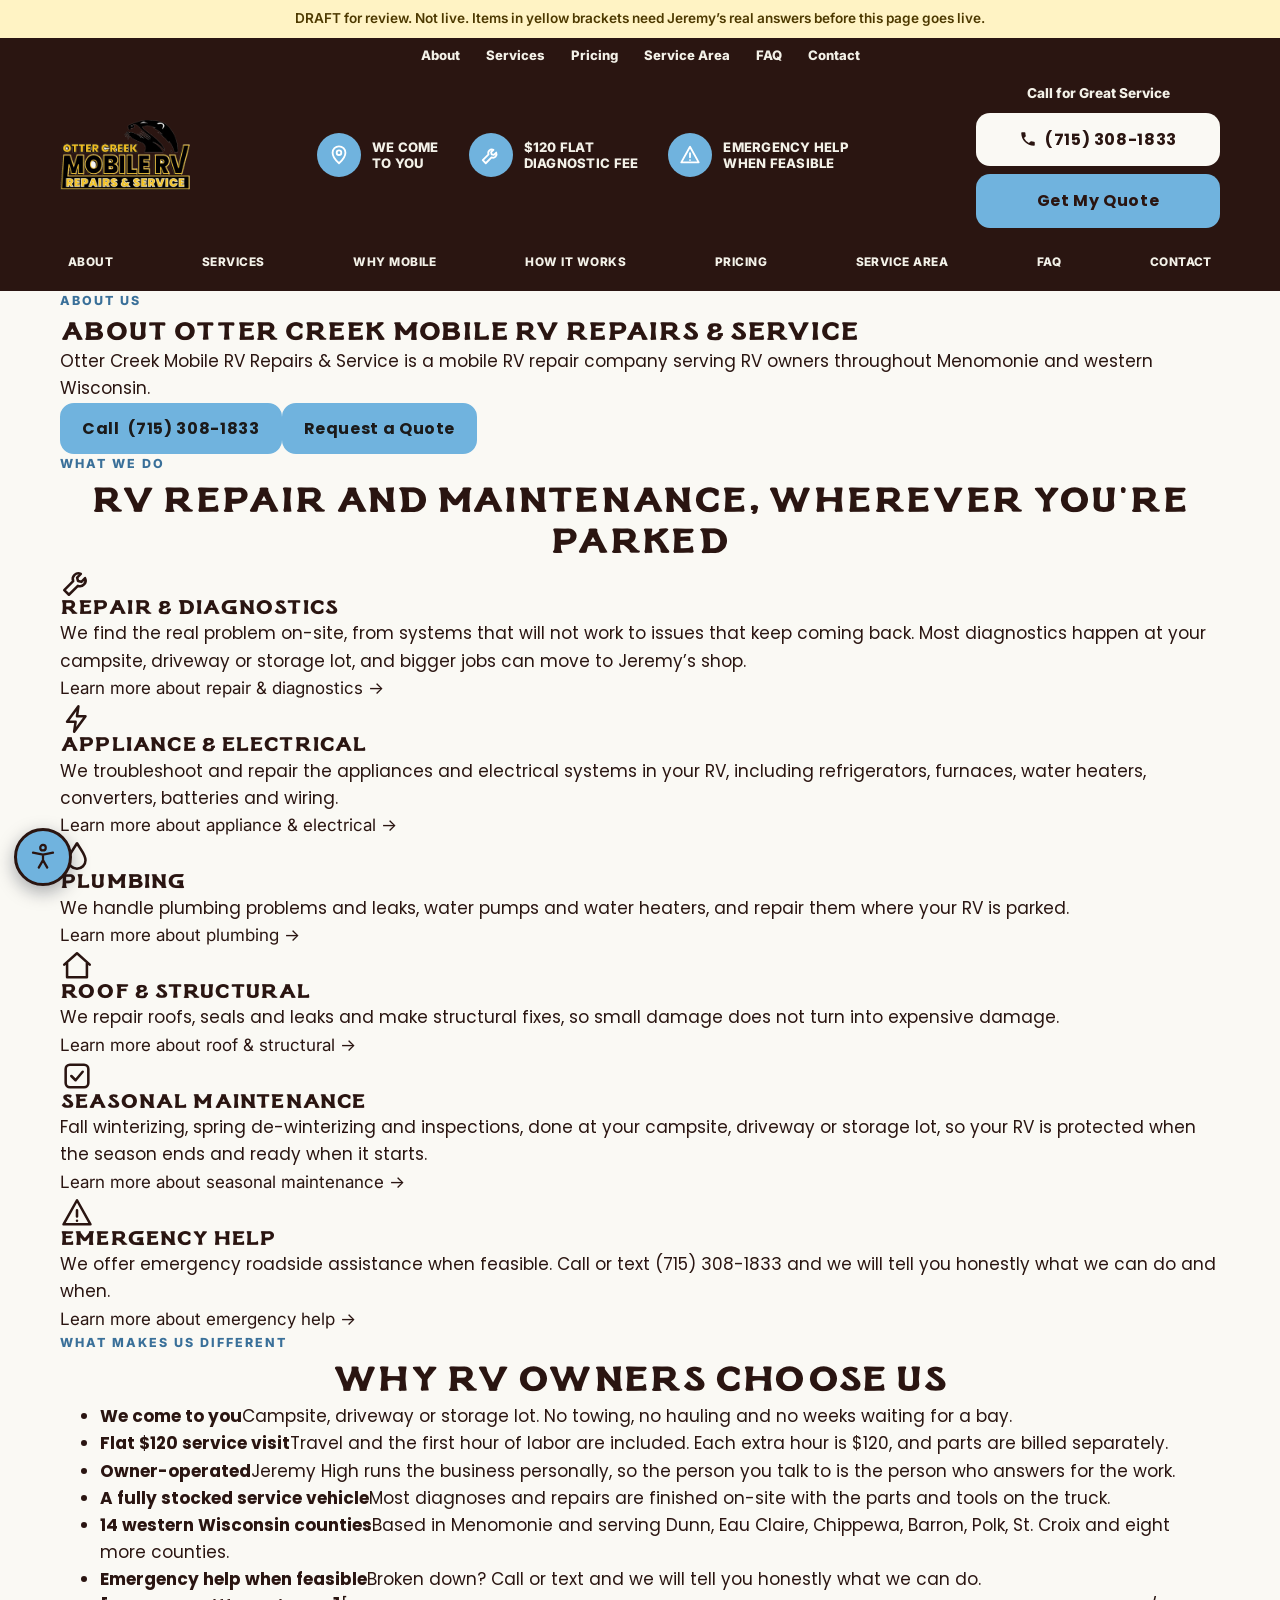
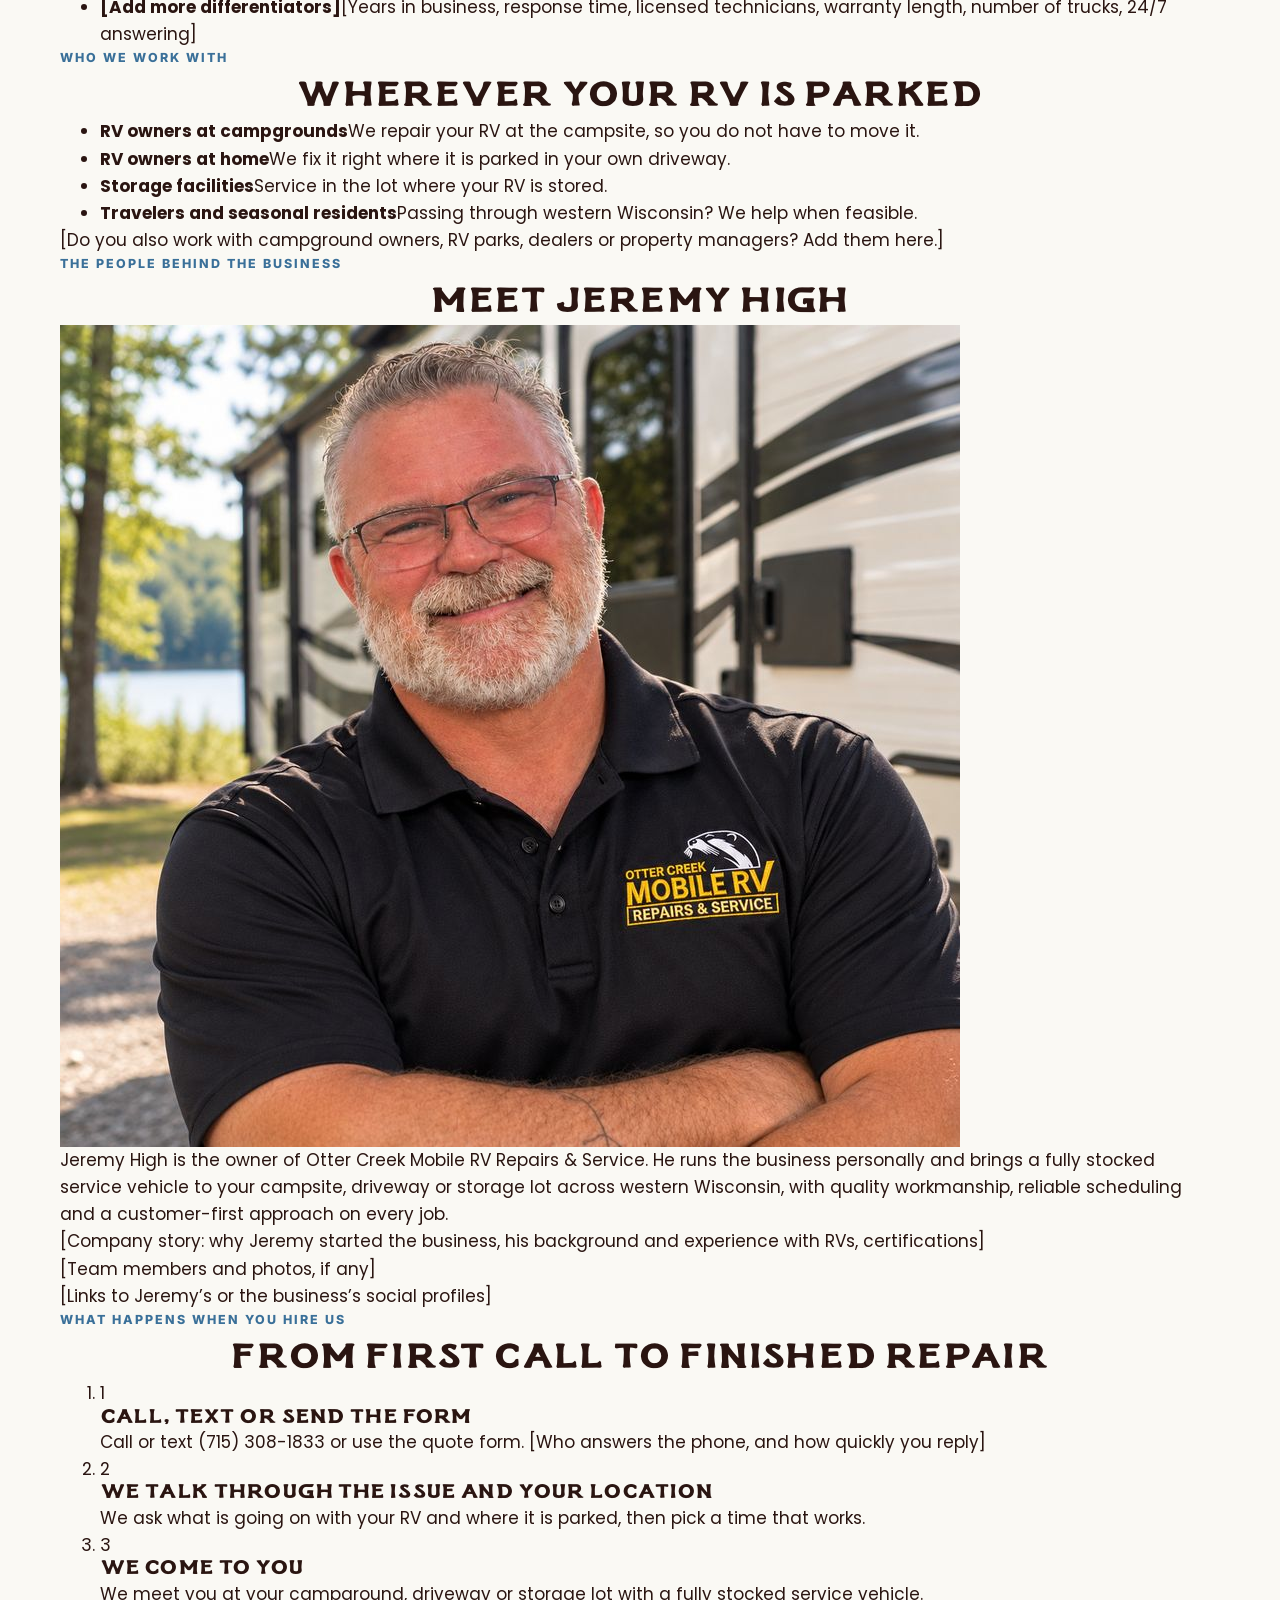
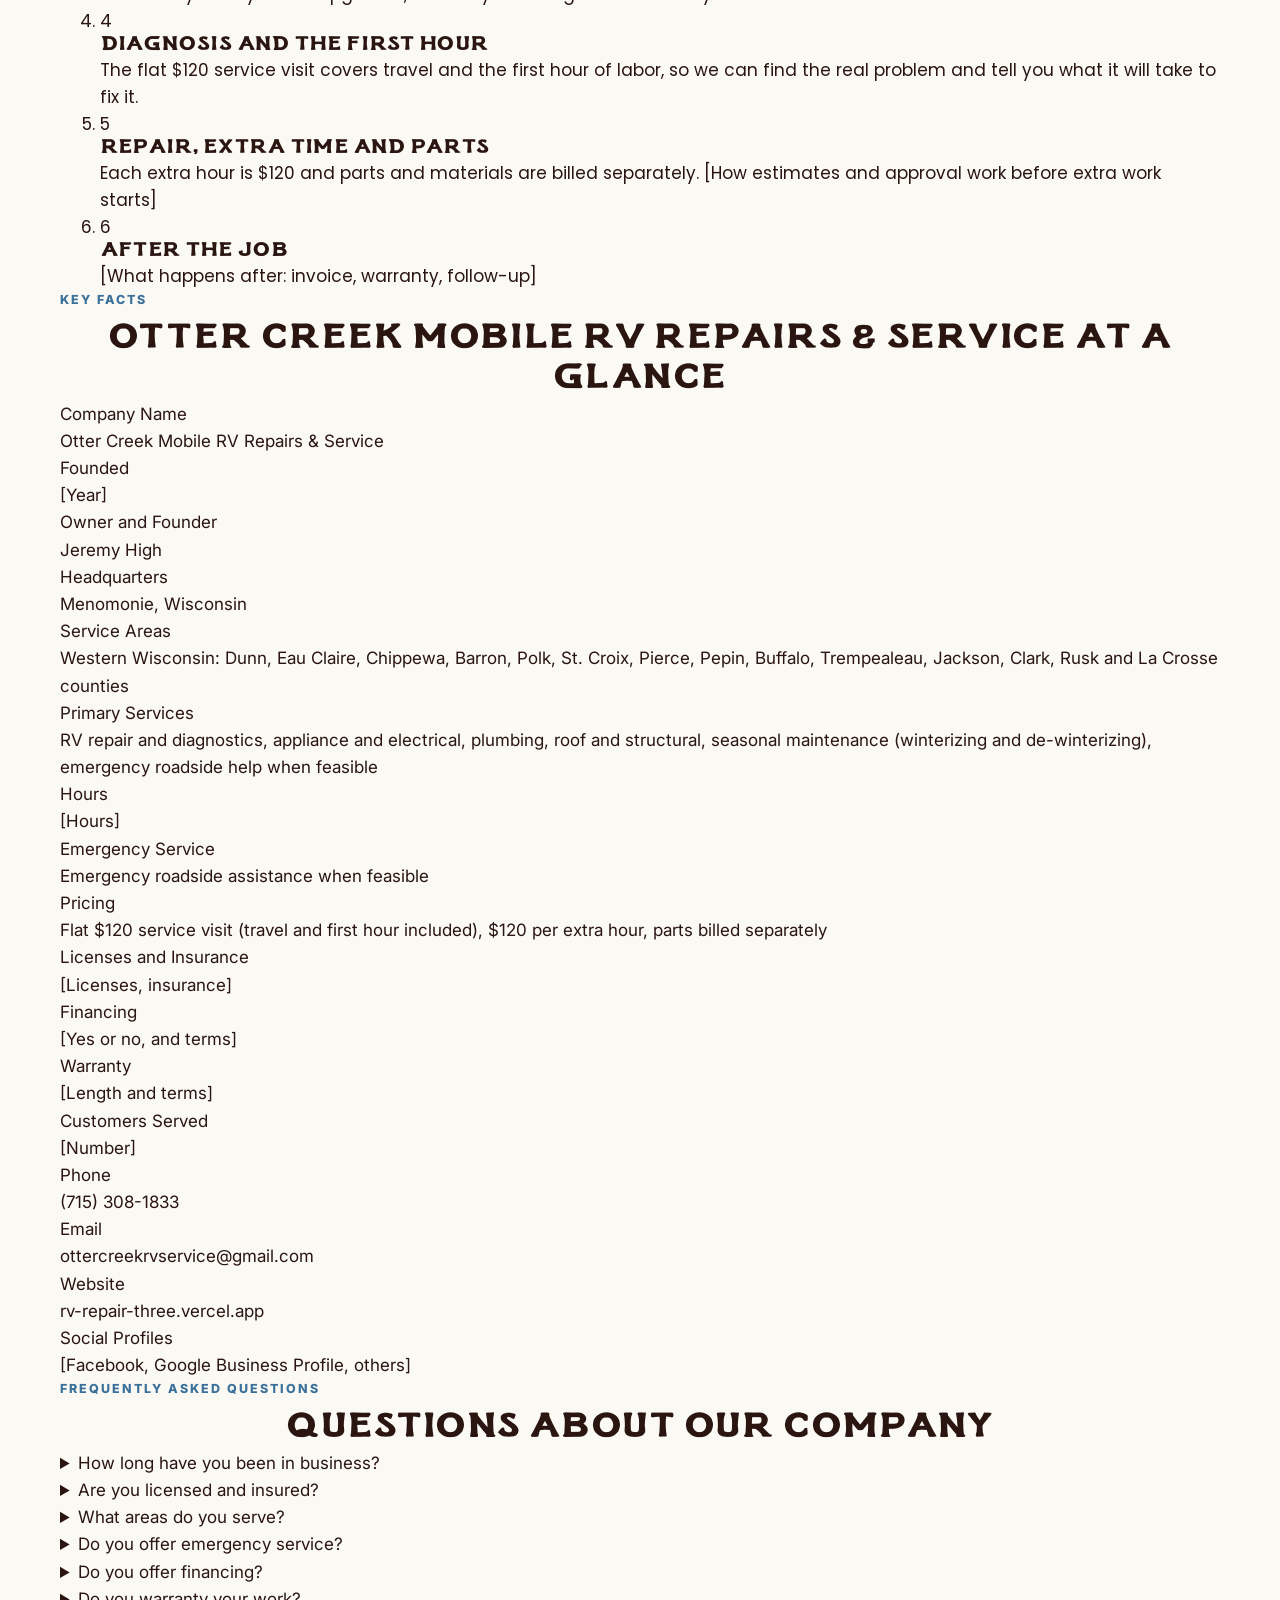
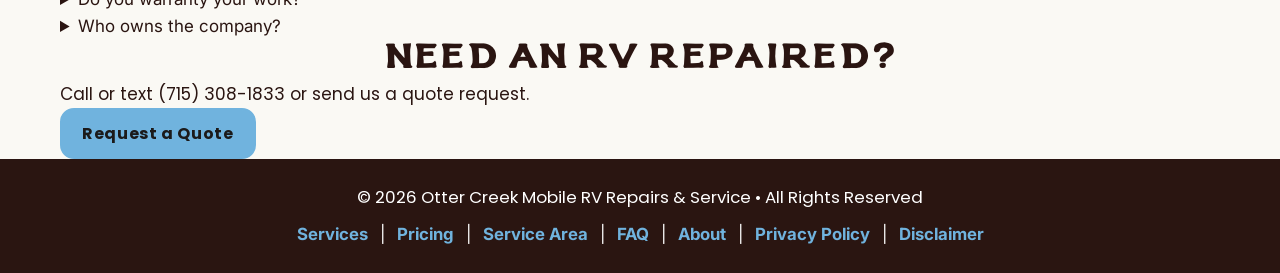
<file: about.html>
<!doctype html>
<html lang="en">
<head>
<meta charset="utf-8">
<meta name="viewport" content="width=device-width, initial-scale=1">
<title>About Us | Otter Creek Mobile RV Repairs &amp; Service</title>
<meta name="description" content="About Otter Creek Mobile RV Repairs &amp; Service: a mobile RV repair company in Menomonie, Wisconsin serving RV owners across western Wisconsin. Who we are, what we do, how it works and key facts.">
<meta name="robots" content="noindex, nofollow">
<meta name="theme-color" content="#f6c119">
<meta name="geo.region" content="US-WI">
<meta name="geo.placename" content="Menomonie">
<link rel="canonical" href="https://rv-repair-three.vercel.app/about">
<meta property="og:type" content="website">
<meta property="og:site_name" content="Otter Creek Mobile RV Repairs &amp; Service">
<meta property="og:title" content="About Us | Otter Creek Mobile RV Repairs &amp; Service">
<meta property="og:description" content="On-site RV repair, diagnostics and seasonal maintenance across western Wisconsin. We come to you. $120 flat diagnostic fee.">
<meta property="og:url" content="https://rv-repair-three.vercel.app/about">
<meta property="og:image" content="https://rv-repair-three.vercel.app/assets/og-image-bw.png">
<meta property="og:image:width" content="1200">
<meta property="og:image:height" content="630">
<meta property="og:image:alt" content="Otter Creek Mobile RV Repairs &amp; Service logo">
<meta property="og:locale" content="en_US">
<meta name="twitter:card" content="summary_large_image">
<meta name="twitter:title" content="About Us | Otter Creek Mobile RV Repairs &amp; Service">
<meta name="twitter:description" content="On-site RV repair, diagnostics and seasonal maintenance across western Wisconsin. We come to you.">
<meta name="twitter:image" content="https://rv-repair-three.vercel.app/assets/og-image-bw.png">
<link rel="icon" href="assets/favicon-bw.png" type="image/png">
<link rel="preload" as="image" href="assets/logo-otter-bw.webp" type="image/webp">
<link rel="preconnect" href="https://fonts.googleapis.com">
<link rel="preconnect" href="https://fonts.gstatic.com" crossorigin>
<link href="https://fonts.googleapis.com/css2?family=Inter:ital,opsz,wght@0,14..32,100..900;1,14..32,100..900&display=swap" rel="stylesheet">
<link rel="stylesheet" href="styles.css">
<script type="application/ld+json">{
 "@context": "https://schema.org",
 "@graph": [
  {
   "@type": "AboutPage",
   "@id": "https://rv-repair-three.vercel.app/about#page",
   "url": "https://rv-repair-three.vercel.app/about",
   "name": "About Otter Creek Mobile RV Repairs & Service",
   "about": {
    "@id": "https://rv-repair-three.vercel.app/#business"
   }
  },
  {
   "@type": "LocalBusiness",
   "@id": "https://rv-repair-three.vercel.app/#business",
   "name": "Otter Creek Mobile RV Repairs & Service",
   "url": "https://rv-repair-three.vercel.app/",
   "telephone": "+1-715-308-1833",
   "email": "ottercreekrvservice@gmail.com",
   "description": "Mobile RV repair, diagnostics and seasonal maintenance in Menomonie, Wisconsin and across western Wisconsin.",
   "address": {
    "@type": "PostalAddress",
    "addressLocality": "Menomonie",
    "addressRegion": "WI",
    "addressCountry": "US"
   },
   "founder": {
    "@type": "Person",
    "name": "Jeremy High"
   },
   "areaServed": [
    {
     "@type": "AdministrativeArea",
     "name": "Dunn County, Wisconsin"
    },
    {
     "@type": "AdministrativeArea",
     "name": "Eau Claire County, Wisconsin"
    },
    {
     "@type": "AdministrativeArea",
     "name": "Chippewa County, Wisconsin"
    },
    {
     "@type": "AdministrativeArea",
     "name": "Barron County, Wisconsin"
    },
    {
     "@type": "AdministrativeArea",
     "name": "Polk County, Wisconsin"
    },
    {
     "@type": "AdministrativeArea",
     "name": "St. Croix County, Wisconsin"
    },
    {
     "@type": "AdministrativeArea",
     "name": "Pierce County, Wisconsin"
    },
    {
     "@type": "AdministrativeArea",
     "name": "Pepin County, Wisconsin"
    },
    {
     "@type": "AdministrativeArea",
     "name": "Buffalo County, Wisconsin"
    },
    {
     "@type": "AdministrativeArea",
     "name": "Trempealeau County, Wisconsin"
    },
    {
     "@type": "AdministrativeArea",
     "name": "Jackson County, Wisconsin"
    },
    {
     "@type": "AdministrativeArea",
     "name": "Clark County, Wisconsin"
    },
    {
     "@type": "AdministrativeArea",
     "name": "Rusk County, Wisconsin"
    },
    {
     "@type": "AdministrativeArea",
     "name": "La Crosse County, Wisconsin"
    }
   ]
  },
  {
   "@type": "FAQPage",
   "mainEntity": [
    {
     "@type": "Question",
     "name": "What areas do you serve?",
     "acceptedAnswer": {
      "@type": "Answer",
      "text": "We are based in Menomonie, Wisconsin and serve RV owners across 14 western Wisconsin counties: Dunn, Eau Claire, Chippewa, Barron, Polk, St. Croix, Pierce, Pepin, Buffalo, Trempealeau, Jackson, Clark, Rusk and La Crosse."
     }
    },
    {
     "@type": "Question",
     "name": "Do you offer emergency service?",
     "acceptedAnswer": {
      "@type": "Answer",
      "text": "We offer emergency roadside assistance when feasible. Call or text (715) 308-1833 and we will tell you what we can do."
     }
    },
    {
     "@type": "Question",
     "name": "Who owns the company?",
     "acceptedAnswer": {
      "@type": "Answer",
      "text": "Otter Creek Mobile RV Repairs & Service is owned and operated by Jeremy High in Menomonie, Wisconsin."
     }
    }
   ]
  }
 ]
}</script>
</head>
<body class="about-page">
<div class="draft-bar">DRAFT for review. Not live. Items in yellow brackets need Jeremy&rsquo;s real answers before this page goes live.</div>
<a class="skip" href="/">Skip to main content</a>

<a class="ph-strip" href="tel:+17153081833" data-phone aria-label="Call (715) 308-1833"><svg viewBox="0 0 24 24" width="26" height="26" fill="none" stroke="currentColor" stroke-width="1.8" stroke-linecap="round" stroke-linejoin="round" aria-hidden="true"><path d="M5 4h3.5l1.7 4.2-2.1 1.3a11 11 0 0 0 5.4 5.4l1.3-2.1 4.2 1.7V18a2 2 0 0 1-2 2A15 15 0 0 1 3 6a2 2 0 0 1 2-2z"/><path d="M14.5 3.5a6 6 0 0 1 6 6M14.5 7a2.6 2.6 0 0 1 2.6 2.6"/></svg><span data-phone-text>(715) 308-1833</span></a>
<header class="site-header">
  <div class="util"><div class="container"><a href="/about" aria-current="page">About</a><a href="/#services">Services</a><a href="/#pricing">Pricing</a><a href="/#area">Service Area</a><a href="/#faq">FAQ</a><a href="/#quote">Contact</a></div></div>
  <div class="container hd-main">
    <a class="brand" href="/" aria-label="Otter Creek Mobile RV Repairs &amp; Service home"><img src="assets/logo-otter-bw.webp" alt="Otter Creek Mobile RV Repairs &amp; Service" width="141" height="76"></a>
    <div class="trust">
      <div><span class="t-ic"><svg viewBox="0 0 24 24" width="22" height="22" fill="none" stroke="currentColor" stroke-width="2" stroke-linecap="round" stroke-linejoin="round" aria-hidden="true"><path d="M12 21s7-6.2 7-11.5A7 7 0 0 0 5 9.5C5 14.8 12 21 12 21z"/><circle cx="12" cy="9.5" r="2.5"/></svg></span><span>We Come<br>To You</span></div>
      <div><span class="t-ic"><svg viewBox="0 0 24 24" width="22" height="22" fill="none" stroke="currentColor" stroke-width="2" stroke-linecap="round" stroke-linejoin="round" aria-hidden="true"><path d="M14.7 6.3a4 4 0 0 0-5.4 5.1L3 17.7 6.3 21l6.3-6.3a4 4 0 0 0 5.1-5.4l-2.6 2.6-2.4-.6-.6-2.4z"/></svg></span><span>$120 Flat<br>Diagnostic Fee</span></div>
      <div><span class="t-ic"><svg viewBox="0 0 24 24" width="22" height="22" fill="none" stroke="currentColor" stroke-width="2" stroke-linecap="round" stroke-linejoin="round" aria-hidden="true"><path d="M12 3 2.5 20h19z"/><path d="M12 10v4.5M12 17.5v.01"/></svg></span><span>Emergency Help<br>When Feasible</span></div>
    </div>
    <div class="callblock"><small>Call for Great Service</small><a class="btn btn-outline hd-btn" href="tel:+17153081833"><svg viewBox="0 0 24 24" width="18" height="18" fill="currentColor" aria-hidden="true"><path d="M6.6 10.8a15.1 15.1 0 0 0 6.6 6.6l2.2-2.2a1 1 0 0 1 1-.25c1.1.37 2.3.57 3.6.57a1 1 0 0 1 1 1V20a1 1 0 0 1-1 1C10.6 21 3 13.4 3 4a1 1 0 0 1 1-1h3.5a1 1 0 0 1 1 1c0 1.25.2 2.45.57 3.6a1 1 0 0 1-.25 1z"/></svg> <span data-phone-text>(715) 308-1833</span></a><a class="btn btn-primary hd-btn" href="/#quote">Get My Quote</a></div>
    <div class="hd-cta"><a class="hd-quote" href="/#quote" aria-label="Get my quote"><svg viewBox="0 0 24 24" width="38" height="38" fill="none" stroke="currentColor" stroke-width="2.2" stroke-linecap="round" stroke-linejoin="round" aria-hidden="true"><rect x="3.5" y="5" width="17" height="15.5" rx="2.5"/><path d="M8 3v4M16 3v4M12 10.5v6M9 13.5h6"/></svg></a><a class="hd-call" href="tel:+17153081833" data-phone aria-label="Call (715) 308-1833"><svg viewBox="0 0 24 24" width="36" height="36" fill="currentColor" aria-hidden="true"><path d="M6.6 10.8a15.1 15.1 0 0 0 6.6 6.6l2.2-2.2a1 1 0 0 1 1-.25c1.1.37 2.3.57 3.6.57a1 1 0 0 1 1 1V20a1 1 0 0 1-1 1A17 17 0 0 1 3 4a1 1 0 0 1 1-1h3.5a1 1 0 0 1 1 1c0 1.3.2 2.5.57 3.6a1 1 0 0 1-.25 1z"/></svg></a></div>
        <button class="burger" aria-label="Toggle menu" aria-controls="menu" aria-expanded="false"><span></span><span></span><span></span></button>
  </div>
  <nav class="menu" id="menu" aria-label="Main"><button class="menu-toggle" type="button" aria-controls="menu-list" aria-expanded="false"><svg viewBox="0 0 24 24" width="22" height="22" fill="none" stroke="currentColor" stroke-width="2.6" stroke-linecap="round" aria-hidden="true"><path d="M4 7h16M4 12h16M4 17h16"/></svg><span>Menu</span></button><div class="container menu-in" id="menu-list"><a href="/about" aria-current="page">About</a><a href="/#services">Services</a><a href="/#why">Why Mobile</a><a href="/#how">How It Works</a><a href="/#pricing">Pricing</a><a href="/#area">Service Area</a><a href="/#faq">FAQ</a><a href="/#quote">Contact</a></div></nav>
</header>


<main id="top">
<section class="abt-hero"><div class="container abt-hero-in">
  <p class="eyebrow">About us</p>
  <h1>About Otter Creek Mobile RV Repairs &amp; Service</h1>
  <p class="abt-lead">Otter Creek Mobile RV Repairs &amp; Service is a mobile RV repair company serving RV owners throughout Menomonie and western Wisconsin.</p>
  <div class="abt-hero-btns"><a class="btn btn-primary abt-b" href="tel:+17153081833" data-phone>Call <span data-phone-text>(715) 308-1833</span></a><a class="btn btn-primary abt-b" href="/#quote">Request a Quote</a></div>
</div></section>

<section class="abt-sec" id="what-we-do"><div class="container abt-in">
  <p class="eyebrow">What we do</p><h2 class="title">RV Repair and Maintenance, Wherever You&rsquo;re Parked</h2>
  <div class="abt-svcs"><article class="abt-svc"><span class="abt-ic"><svg viewBox="0 0 24 24" width="34" height="34" fill="none" stroke="currentColor" stroke-width="1.8" stroke-linecap="round" stroke-linejoin="round" aria-hidden="true"><path d="M14.7 6.3a4 4 0 0 0-5.4 5.1L3 17.7 6.3 21l6.3-6.3a4 4 0 0 0 5.1-5.4l-2.6 2.6-2.4-.6-.6-2.4z"/></svg></span><div><h3>Repair &amp; Diagnostics</h3><p>We find the real problem on-site, from systems that will not work to issues that keep coming back. Most diagnostics happen at your campsite, driveway or storage lot, and bigger jobs can move to Jeremy&rsquo;s shop.</p><a href="/#services">Learn more about repair &amp; diagnostics &rarr;</a></div></article><article class="abt-svc"><span class="abt-ic"><svg viewBox="0 0 24 24" width="34" height="34" fill="none" stroke="currentColor" stroke-width="1.8" stroke-linecap="round" stroke-linejoin="round" aria-hidden="true"><path d="M13 3 5 14h6l-1 7 8-11h-6z"/></svg></span><div><h3>Appliance &amp; Electrical</h3><p>We troubleshoot and repair the appliances and electrical systems in your RV, including refrigerators, furnaces, water heaters, converters, batteries and wiring.</p><a href="/#services">Learn more about appliance &amp; electrical &rarr;</a></div></article><article class="abt-svc"><span class="abt-ic"><svg viewBox="0 0 24 24" width="34" height="34" fill="none" stroke="currentColor" stroke-width="1.8" stroke-linecap="round" stroke-linejoin="round" aria-hidden="true"><path d="M12 3C9 8 6 11 6 15a6 6 0 0 0 12 0c0-4-3-7-6-12z"/></svg></span><div><h3>Plumbing</h3><p>We handle plumbing problems and leaks, water pumps and water heaters, and repair them where your RV is parked.</p><a href="/#services">Learn more about plumbing &rarr;</a></div></article><article class="abt-svc"><span class="abt-ic"><svg viewBox="0 0 24 24" width="34" height="34" fill="none" stroke="currentColor" stroke-width="1.8" stroke-linecap="round" stroke-linejoin="round" aria-hidden="true"><path d="M3 11l9-8 9 8M5 10v10h14V10"/></svg></span><div><h3>Roof &amp; Structural</h3><p>We repair roofs, seals and leaks and make structural fixes, so small damage does not turn into expensive damage.</p><a href="/#services">Learn more about roof &amp; structural &rarr;</a></div></article><article class="abt-svc"><span class="abt-ic"><svg viewBox="0 0 24 24" width="34" height="34" fill="none" stroke="currentColor" stroke-width="1.8" stroke-linecap="round" stroke-linejoin="round" aria-hidden="true"><rect x="4" y="4" width="16" height="16" rx="3"/><path d="M8 12l3 3 5-6"/></svg></span><div><h3>Seasonal Maintenance</h3><p>Fall winterizing, spring de-winterizing and inspections, done at your campsite, driveway or storage lot, so your RV is protected when the season ends and ready when it starts.</p><a href="/#services">Learn more about seasonal maintenance &rarr;</a></div></article><article class="abt-svc"><span class="abt-ic"><svg viewBox="0 0 24 24" width="34" height="34" fill="none" stroke="currentColor" stroke-width="1.8" stroke-linecap="round" stroke-linejoin="round" aria-hidden="true"><path d="M12 3L2.5 20h19z"/><path d="M12 10v4.5M12 17.5v.01"/></svg></span><div><h3>Emergency Help</h3><p>We offer emergency roadside assistance when feasible. Call or text (715) 308-1833 and we will tell you honestly what we can do and when.</p><a href="/#services">Learn more about emergency help &rarr;</a></div></article></div>
</div></section>

<section class="abt-sec abt-y" id="different"><div class="container abt-in">
  <p class="eyebrow">What makes us different</p><h2 class="title">Why RV Owners Choose Us</h2>
  <ul class="abt-diff"><li><b>We come to you</b><span>Campsite, driveway or storage lot. No towing, no hauling and no weeks waiting for a bay.</span></li><li><b>Flat $120 service visit</b><span>Travel and the first hour of labor are included. Each extra hour is $120, and parts are billed separately.</span></li><li><b>Owner-operated</b><span>Jeremy High runs the business personally, so the person you talk to is the person who answers for the work.</span></li><li><b>A fully stocked service vehicle</b><span>Most diagnoses and repairs are finished on-site with the parts and tools on the truck.</span></li><li><b>14 western Wisconsin counties</b><span>Based in Menomonie and serving Dunn, Eau Claire, Chippewa, Barron, Polk, St. Croix and eight more counties.</span></li><li><b>Emergency help when feasible</b><span>Broken down? Call or text and we will tell you honestly what we can do.</span></li><li class="draft-li"><b><span class="tbd">[Add more differentiators]</span></b><span><span class="tbd">[Years in business, response time, licensed technicians, warranty length, number of trucks, 24/7 answering]</span></span></li></ul>
</div></section>

<section class="abt-sec" id="who-we-work-with"><div class="container abt-in">
  <p class="eyebrow">Who we work with</p><h2 class="title">Wherever Your RV Is Parked</h2>
  <ul class="abt-who"><li><b>RV owners at campgrounds</b><span>We repair your RV at the campsite, so you do not have to move it.</span></li><li><b>RV owners at home</b><span>We fix it right where it is parked in your own driveway.</span></li><li><b>Storage facilities</b><span>Service in the lot where your RV is stored.</span></li><li><b>Travelers and seasonal residents</b><span>Passing through western Wisconsin? We help when feasible.</span></li></ul>
  <p class="abt-note"><span class="tbd">[Do you also work with campground owners, RV parks, dealers or property managers? Add them here.]</span></p>
</div></section>

<section class="abt-sec abt-dk" id="people"><div class="container abt-in abt-people">
  <p class="eyebrow">The people behind the business</p><h2 class="title">Meet Jeremy High</h2>
  <img class="abt-photo" src="assets/owner-jeremy.jpg" width="900" height="822" loading="lazy" alt="Jeremy High, owner of Otter Creek Mobile RV Repairs &amp; Service, standing in front of an RV">
  <div class="abt-copy">
    <p>Jeremy High is the owner of Otter Creek Mobile RV Repairs &amp; Service. He runs the business personally and brings a fully stocked service vehicle to your campsite, driveway or storage lot across western Wisconsin, with quality workmanship, reliable scheduling and a customer-first approach on every job.</p>
    <p class="abt-note"><span class="tbd">[Company story: why Jeremy started the business, his background and experience with RVs, certifications]</span></p>
    <p class="abt-note"><span class="tbd">[Team members and photos, if any]</span></p>
    <p class="abt-note"><span class="tbd">[Links to Jeremy&rsquo;s or the business&rsquo;s social profiles]</span></p>
  </div>
</div></section>

<section class="abt-sec" id="how-hiring-works"><div class="container abt-in">
  <p class="eyebrow">What happens when you hire us</p><h2 class="title">From First Call to Finished Repair</h2>
  <ol class="abt-steps"><li><span class="abt-n">1</span><div><h3>Call, text or send the form</h3><p>Call or text <a href="tel:+17153081833">(715) 308-1833</a> or use the quote form. <span class="tbd">[Who answers the phone, and how quickly you reply]</span></p></div></li><li><span class="abt-n">2</span><div><h3>We talk through the issue and your location</h3><p>We ask what is going on with your RV and where it is parked, then pick a time that works.</p></div></li><li><span class="abt-n">3</span><div><h3>We come to you</h3><p>We meet you at your campground, driveway or storage lot with a fully stocked service vehicle.</p></div></li><li><span class="abt-n">4</span><div><h3>Diagnosis and the first hour</h3><p>The flat $120 service visit covers travel and the first hour of labor, so we can find the real problem and tell you what it will take to fix it.</p></div></li><li><span class="abt-n">5</span><div><h3>Repair, extra time and parts</h3><p>Each extra hour is $120 and parts and materials are billed separately. <span class="tbd">[How estimates and approval work before extra work starts]</span></p></div></li><li><span class="abt-n">6</span><div><h3>After the job</h3><p><span class="tbd">[What happens after: invoice, warranty, follow-up]</span></p></div></li></ol>
</div></section>

<section class="abt-sec abt-grey" id="key-facts"><div class="container abt-in">
  <p class="eyebrow">Key facts</p><h2 class="title">Otter Creek Mobile RV Repairs &amp; Service at a Glance</h2>
  <dl class="abt-facts"><div class="abt-fact"><dt>Company Name</dt><dd>Otter Creek Mobile RV Repairs &amp; Service</dd></div><div class="abt-fact"><dt>Founded</dt><dd><span class="tbd">[Year]</span></dd></div><div class="abt-fact"><dt>Owner and Founder</dt><dd>Jeremy High</dd></div><div class="abt-fact"><dt>Headquarters</dt><dd>Menomonie, Wisconsin</dd></div><div class="abt-fact"><dt>Service Areas</dt><dd>Western Wisconsin: Dunn, Eau Claire, Chippewa, Barron, Polk, St. Croix, Pierce, Pepin, Buffalo, Trempealeau, Jackson, Clark, Rusk and La Crosse counties</dd></div><div class="abt-fact"><dt>Primary Services</dt><dd>RV repair and diagnostics, appliance and electrical, plumbing, roof and structural, seasonal maintenance (winterizing and de-winterizing), emergency roadside help when feasible</dd></div><div class="abt-fact"><dt>Hours</dt><dd><span class="tbd">[Hours]</span></dd></div><div class="abt-fact"><dt>Emergency Service</dt><dd>Emergency roadside assistance when feasible</dd></div><div class="abt-fact"><dt>Pricing</dt><dd>Flat $120 service visit (travel and first hour included), $120 per extra hour, parts billed separately</dd></div><div class="abt-fact"><dt>Licenses and Insurance</dt><dd><span class="tbd">[Licenses, insurance]</span></dd></div><div class="abt-fact"><dt>Financing</dt><dd><span class="tbd">[Yes or no, and terms]</span></dd></div><div class="abt-fact"><dt>Warranty</dt><dd><span class="tbd">[Length and terms]</span></dd></div><div class="abt-fact"><dt>Customers Served</dt><dd><span class="tbd">[Number]</span></dd></div><div class="abt-fact"><dt>Phone</dt><dd><a href="tel:+17153081833">(715) 308-1833</a></dd></div><div class="abt-fact"><dt>Email</dt><dd><a href="mailto:ottercreekrvservice@gmail.com">ottercreekrvservice@gmail.com</a></dd></div><div class="abt-fact"><dt>Website</dt><dd><a href="https://rv-repair-three.vercel.app/">rv-repair-three.vercel.app</a></dd></div><div class="abt-fact"><dt>Social Profiles</dt><dd><span class="tbd">[Facebook, Google Business Profile, others]</span></dd></div></dl>
</div></section>

<section class="abt-sec" id="about-faq"><div class="container abt-in">
  <p class="eyebrow">Frequently asked questions</p><h2 class="title">Questions About Our Company</h2>
  <div class="abt-faq"><details><summary>How long have you been in business?</summary><p><span class="tbd">[Years in business and Jeremy's RV experience]</span></p></details><details><summary>Are you licensed and insured?</summary><p><span class="tbd">[Licenses and insurance]</span></p></details><details><summary>What areas do you serve?</summary><p>We are based in Menomonie, Wisconsin and serve RV owners across 14 western Wisconsin counties: Dunn, Eau Claire, Chippewa, Barron, Polk, St. Croix, Pierce, Pepin, Buffalo, Trempealeau, Jackson, Clark, Rusk and La Crosse.</p></details><details><summary>Do you offer emergency service?</summary><p>We offer emergency roadside assistance when feasible. Call or text <a href="tel:+17153081833">(715) 308-1833</a> and we will tell you what we can do and when.</p></details><details><summary>Do you offer financing?</summary><p><span class="tbd">[Yes or no, and terms]</span></p></details><details><summary>Do you warranty your work?</summary><p><span class="tbd">[Warranty terms]</span></p></details><details><summary>Who owns the company?</summary><p>Otter Creek Mobile RV Repairs &amp; Service is owned and operated by Jeremy High, who runs the business personally from Menomonie, Wisconsin.</p></details></div>
</div></section>

<section class="abt-sec abt-y abt-cta"><div class="container abt-in">
  <h2 class="title">Need an RV Repaired?</h2>
  <p>Call or text <a href="tel:+17153081833" data-phone><span data-phone-text>(715) 308-1833</span></a> or send us a quote request.</p>
  <a class="btn btn-primary abt-b dark" href="/#quote">Request a Quote</a>
</div></section>
</main>
<footer class="footer">
  <div class="container foot-min">
    <p class="foot-copy">&copy; <span id="year">2026</span> Otter Creek Mobile RV Repairs &amp; Service &bull; All Rights Reserved</p>
    <nav class="foot-links" aria-label="Footer"><a href="/#services">Services</a><span aria-hidden="true">|</span><a href="/#pricing">Pricing</a><span aria-hidden="true">|</span><a href="/#area">Service Area</a><span aria-hidden="true">|</span><a href="/#faq">FAQ</a><span aria-hidden="true">|</span><a href="/about">About</a><span aria-hidden="true">|</span><a href="/privacy">Privacy Policy</a><span aria-hidden="true">|</span><a href="/disclaimer">Disclaimer</a></nav>
  </div>
</footer>
<script src="script.js"></script>
<script src="a11y.js" defer></script>
</body>
</html>
</file>
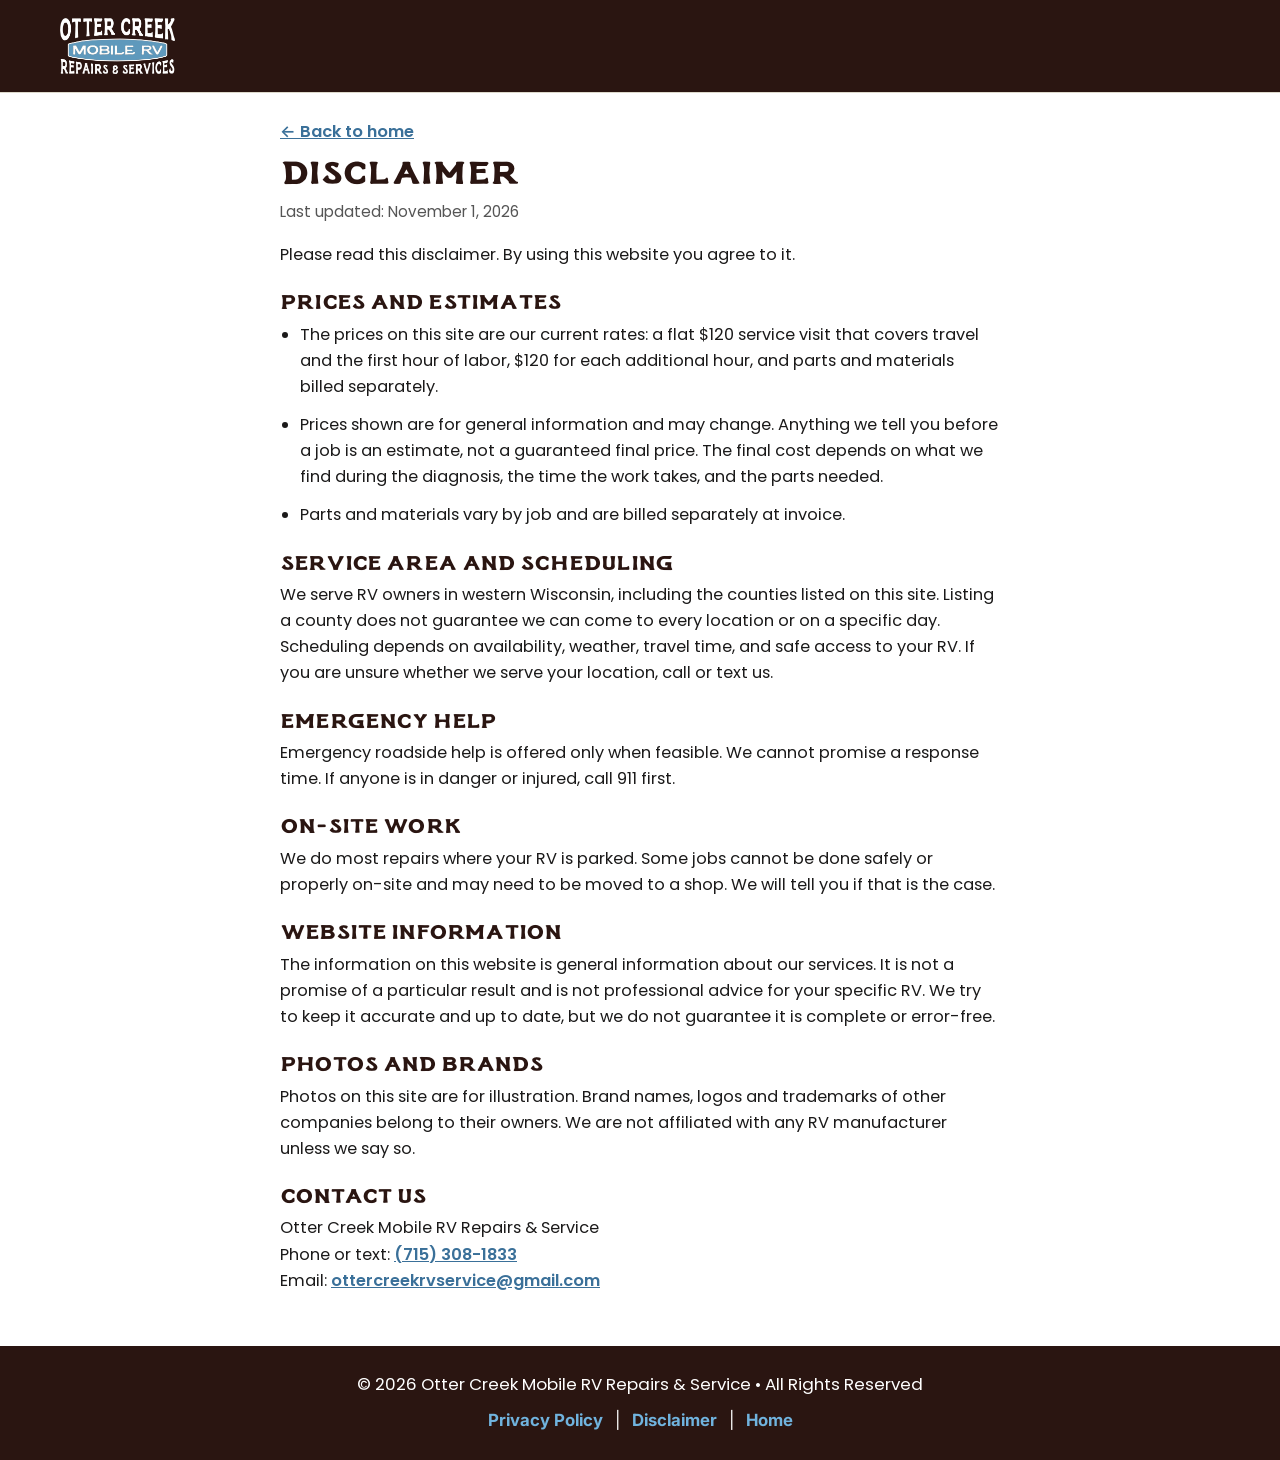
<file: disclaimer.html>
<!doctype html>
<html lang="en">
<head>
<meta charset="utf-8">
<meta name="viewport" content="width=device-width,initial-scale=1">
<title>Disclaimer | Otter Creek Mobile RV Repairs &amp; Service</title>
<meta name="description" content="Estimates, pricing, service area and website information for Otter Creek Mobile RV Repairs & Service.">
<link rel="icon" href="assets/favicon-blue.png" type="image/png">
<link rel="apple-touch-icon" href="assets/apple-touch-icon.png">
<link rel="preconnect" href="https://fonts.googleapis.com">
<link rel="preconnect" href="https://fonts.gstatic.com" crossorigin>
<link href="https://fonts.googleapis.com/css2?family=Inter:ital,opsz,wght@0,14..32,100..900;1,14..32,100..900&family=Montserrat:wght@600;700&display=swap" rel="stylesheet">
<link rel="stylesheet" href="styles.css">
</head>
<body class="legal-page">
<header class="doc-head"><div class="container"><a class="brand" href="/" aria-label="Otter Creek Mobile RV Repairs &amp; Service home"><img src="assets/logo-blue-white.webp" alt="Otter Creek Mobile RV Repairs &amp; Service" width="141" height="85"></a></div></header>
<main class="doc">
<div class="container doc-in">
<p class="back"><a href="/">&larr; Back to home</a></p>
<h1>Disclaimer</h1>
<p class="upd">Last updated: November 1, 2026</p>
<p>Please read this disclaimer. By using this website you agree to it.</p>

<h2>Prices and estimates</h2>
<ul>
<li>The prices on this site are our current rates: a flat $120 service visit that covers travel and the first hour of labor, $120 for each additional hour, and parts and materials billed separately.</li>
<li>Prices shown are for general information and may change. Anything we tell you before a job is an estimate, not a guaranteed final price. The final cost depends on what we find during the diagnosis, the time the work takes, and the parts needed.</li>
<li>Parts and materials vary by job and are billed separately at invoice.</li>
</ul>

<h2>Service area and scheduling</h2>
<p>We serve RV owners in western Wisconsin, including the counties listed on this site. Listing a county does not guarantee we can come to every location or on a specific day. Scheduling depends on availability, weather, travel time, and safe access to your RV. If you are unsure whether we serve your location, call or text us.</p>

<h2>Emergency help</h2>
<p>Emergency roadside help is offered only when feasible. We cannot promise a response time. If anyone is in danger or injured, call 911 first.</p>

<h2>On-site work</h2>
<p>We do most repairs where your RV is parked. Some jobs cannot be done safely or properly on-site and may need to be moved to a shop. We will tell you if that is the case.</p>

<h2>Website information</h2>
<p>The information on this website is general information about our services. It is not a promise of a particular result and is not professional advice for your specific RV. We try to keep it accurate and up to date, but we do not guarantee it is complete or error-free.</p>

<h2>Photos and brands</h2>
<p>Photos on this site are for illustration. Brand names, logos and trademarks of other companies belong to their owners. We are not affiliated with any RV manufacturer unless we say so.</p>


<h2>Contact us</h2>
<p>Otter Creek Mobile RV Repairs &amp; Service<br>Phone or text: <a href="tel:+17153081833">(715) 308-1833</a><br>Email: <a href="mailto:ottercreekrvservice@gmail.com">ottercreekrvservice@gmail.com</a></p>
</div>
</main>
<footer class="footer">
  <div class="container foot-min">
    <p class="foot-copy">&copy; <span id="year">2026</span> Otter Creek Mobile RV Repairs &amp; Service &bull; All Rights Reserved</p>
    <nav class="foot-links" aria-label="Footer"><a href="/privacy">Privacy Policy</a><span aria-hidden="true">|</span><a href="/disclaimer">Disclaimer</a><span aria-hidden="true">|</span><a href="/">Home</a></nav>
  </div>
</footer>
<script>document.getElementById("year").textContent=new Date().getFullYear();</script>
</body>
</html>
</file>
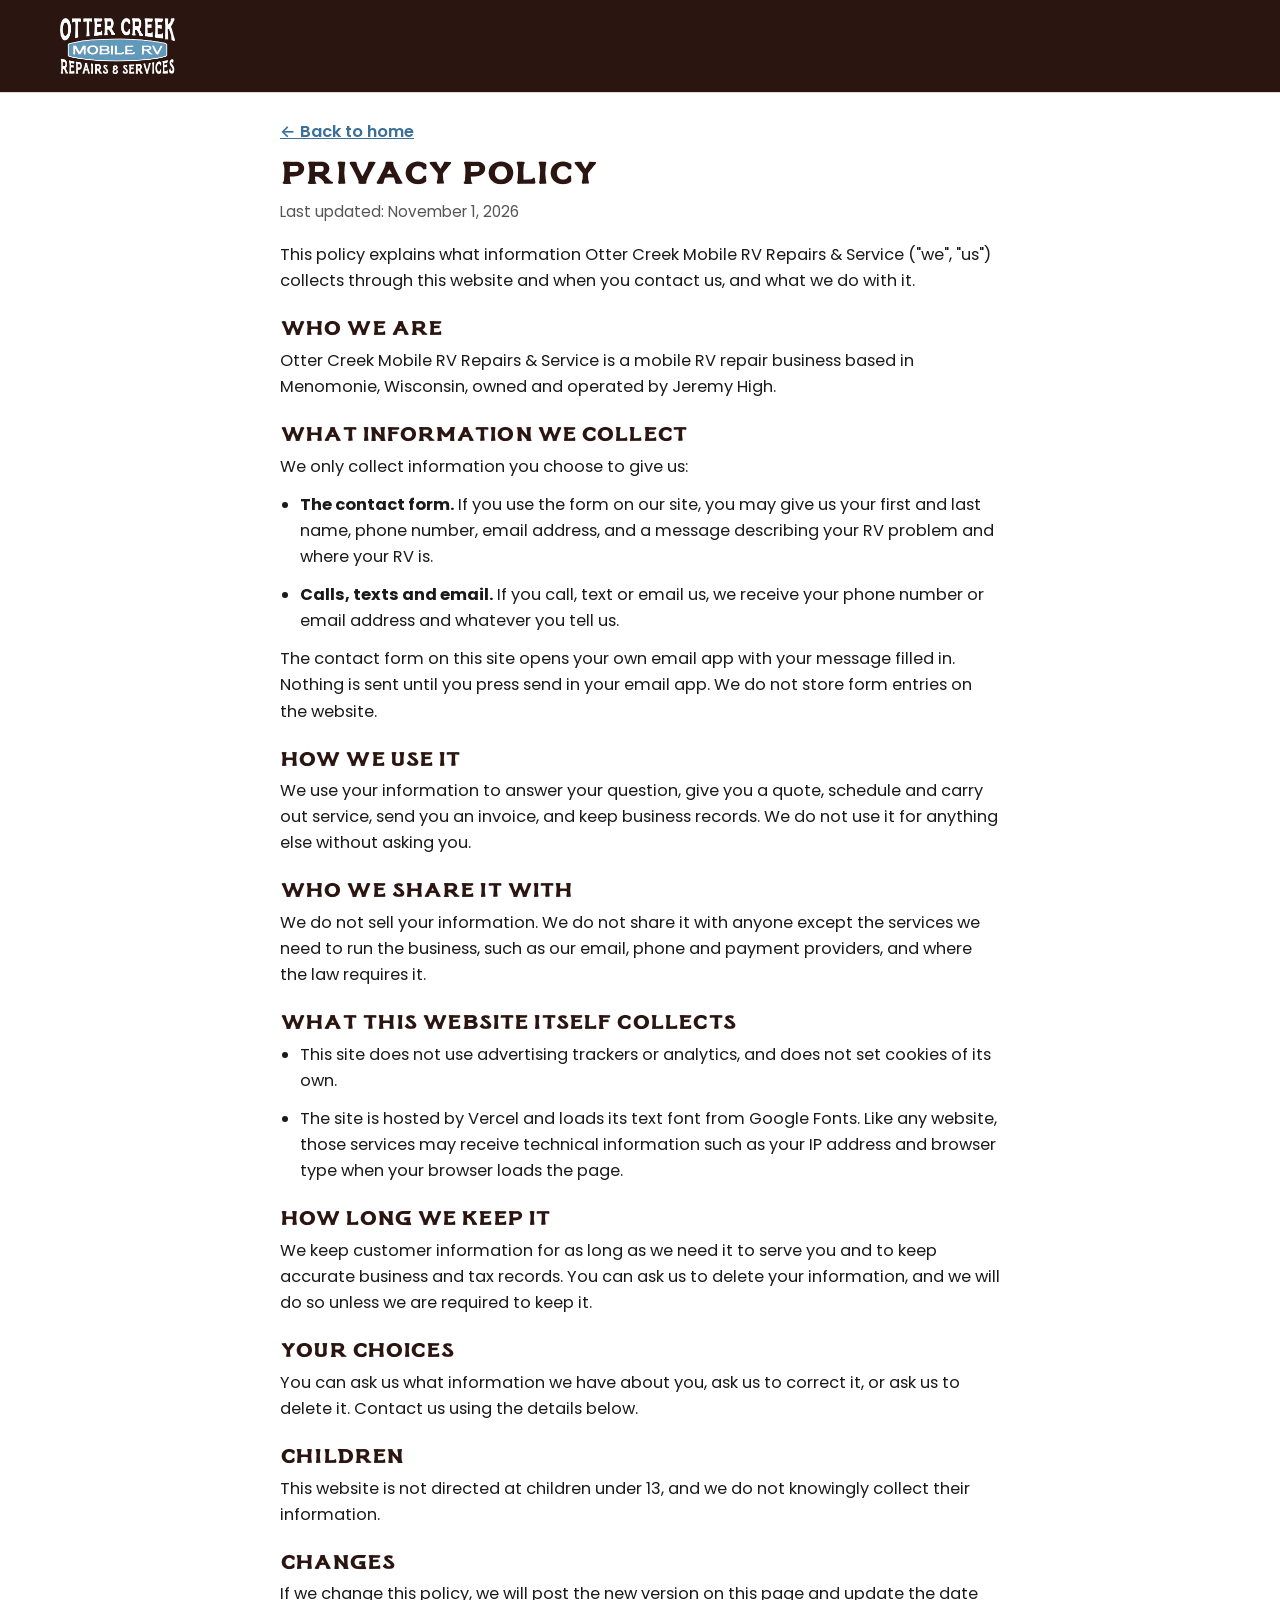
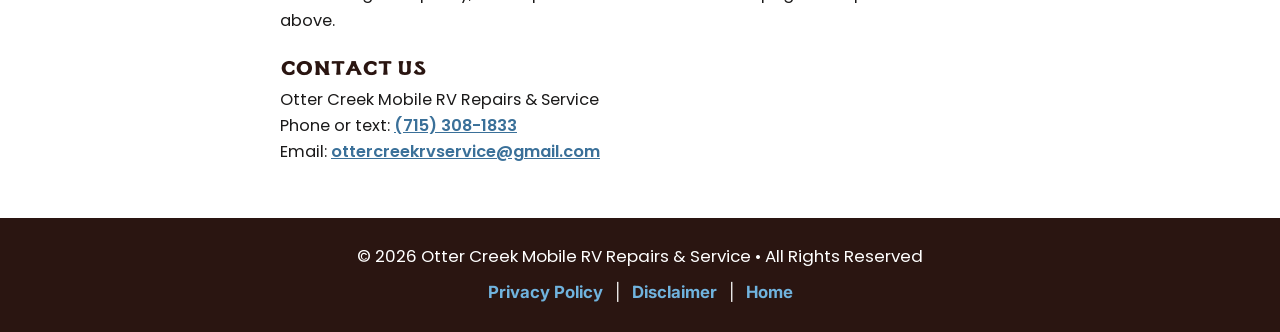
<file: privacy.html>
<!doctype html>
<html lang="en">
<head>
<meta charset="utf-8">
<meta name="viewport" content="width=device-width,initial-scale=1">
<title>Privacy Policy | Otter Creek Mobile RV Repairs &amp; Service</title>
<meta name="description" content="How Otter Creek Mobile RV Repairs & Service collects and uses your information.">
<link rel="icon" href="assets/favicon-blue.png" type="image/png">
<link rel="apple-touch-icon" href="assets/apple-touch-icon.png">
<link rel="preconnect" href="https://fonts.googleapis.com">
<link rel="preconnect" href="https://fonts.gstatic.com" crossorigin>
<link href="https://fonts.googleapis.com/css2?family=Inter:ital,opsz,wght@0,14..32,100..900;1,14..32,100..900&family=Montserrat:wght@600;700&display=swap" rel="stylesheet">
<link rel="stylesheet" href="styles.css">
</head>
<body class="legal-page">
<header class="doc-head"><div class="container"><a class="brand" href="/" aria-label="Otter Creek Mobile RV Repairs &amp; Service home"><img src="assets/logo-blue-white.webp" alt="Otter Creek Mobile RV Repairs &amp; Service" width="141" height="85"></a></div></header>
<main class="doc">
<div class="container doc-in">
<p class="back"><a href="/">&larr; Back to home</a></p>
<h1>Privacy Policy</h1>
<p class="upd">Last updated: November 1, 2026</p>
<p>This policy explains what information Otter Creek Mobile RV Repairs &amp; Service ("we", "us") collects through this website and when you contact us, and what we do with it.</p>

<h2>Who we are</h2>
<p>Otter Creek Mobile RV Repairs &amp; Service is a mobile RV repair business based in Menomonie, Wisconsin, owned and operated by Jeremy High.</p>

<h2>What information we collect</h2>
<p>We only collect information you choose to give us:</p>
<ul>
<li><b>The contact form.</b> If you use the form on our site, you may give us your first and last name, phone number, email address, and a message describing your RV problem and where your RV is.</li>
<li><b>Calls, texts and email.</b> If you call, text or email us, we receive your phone number or email address and whatever you tell us.</li>
</ul>
<p>The contact form on this site opens your own email app with your message filled in. Nothing is sent until you press send in your email app. We do not store form entries on the website.</p>

<h2>How we use it</h2>
<p>We use your information to answer your question, give you a quote, schedule and carry out service, send you an invoice, and keep business records. We do not use it for anything else without asking you.</p>

<h2>Who we share it with</h2>
<p>We do not sell your information. We do not share it with anyone except the services we need to run the business, such as our email, phone and payment providers, and where the law requires it.</p>

<h2>What this website itself collects</h2>
<ul>
<li>This site does not use advertising trackers or analytics, and does not set cookies of its own.</li>
<li>The site is hosted by Vercel and loads its text font from Google Fonts. Like any website, those services may receive technical information such as your IP address and browser type when your browser loads the page.</li>
</ul>

<h2>How long we keep it</h2>
<p>We keep customer information for as long as we need it to serve you and to keep accurate business and tax records. You can ask us to delete your information, and we will do so unless we are required to keep it.</p>

<h2>Your choices</h2>
<p>You can ask us what information we have about you, ask us to correct it, or ask us to delete it. Contact us using the details below.</p>

<h2>Children</h2>
<p>This website is not directed at children under 13, and we do not knowingly collect their information.</p>

<h2>Changes</h2>
<p>If we change this policy, we will post the new version on this page and update the date above.</p>

<h2>Contact us</h2>
<p>Otter Creek Mobile RV Repairs &amp; Service<br>Phone or text: <a href="tel:+17153081833">(715) 308-1833</a><br>Email: <a href="mailto:ottercreekrvservice@gmail.com">ottercreekrvservice@gmail.com</a></p>
</div>
</main>
<footer class="footer">
  <div class="container foot-min">
    <p class="foot-copy">&copy; <span id="year">2026</span> Otter Creek Mobile RV Repairs &amp; Service &bull; All Rights Reserved</p>
    <nav class="foot-links" aria-label="Footer"><a href="/privacy">Privacy Policy</a><span aria-hidden="true">|</span><a href="/disclaimer">Disclaimer</a><span aria-hidden="true">|</span><a href="/">Home</a></nav>
  </div>
</footer>
<script>document.getElementById("year").textContent=new Date().getFullYear();</script>
</body>
</html>
</file>
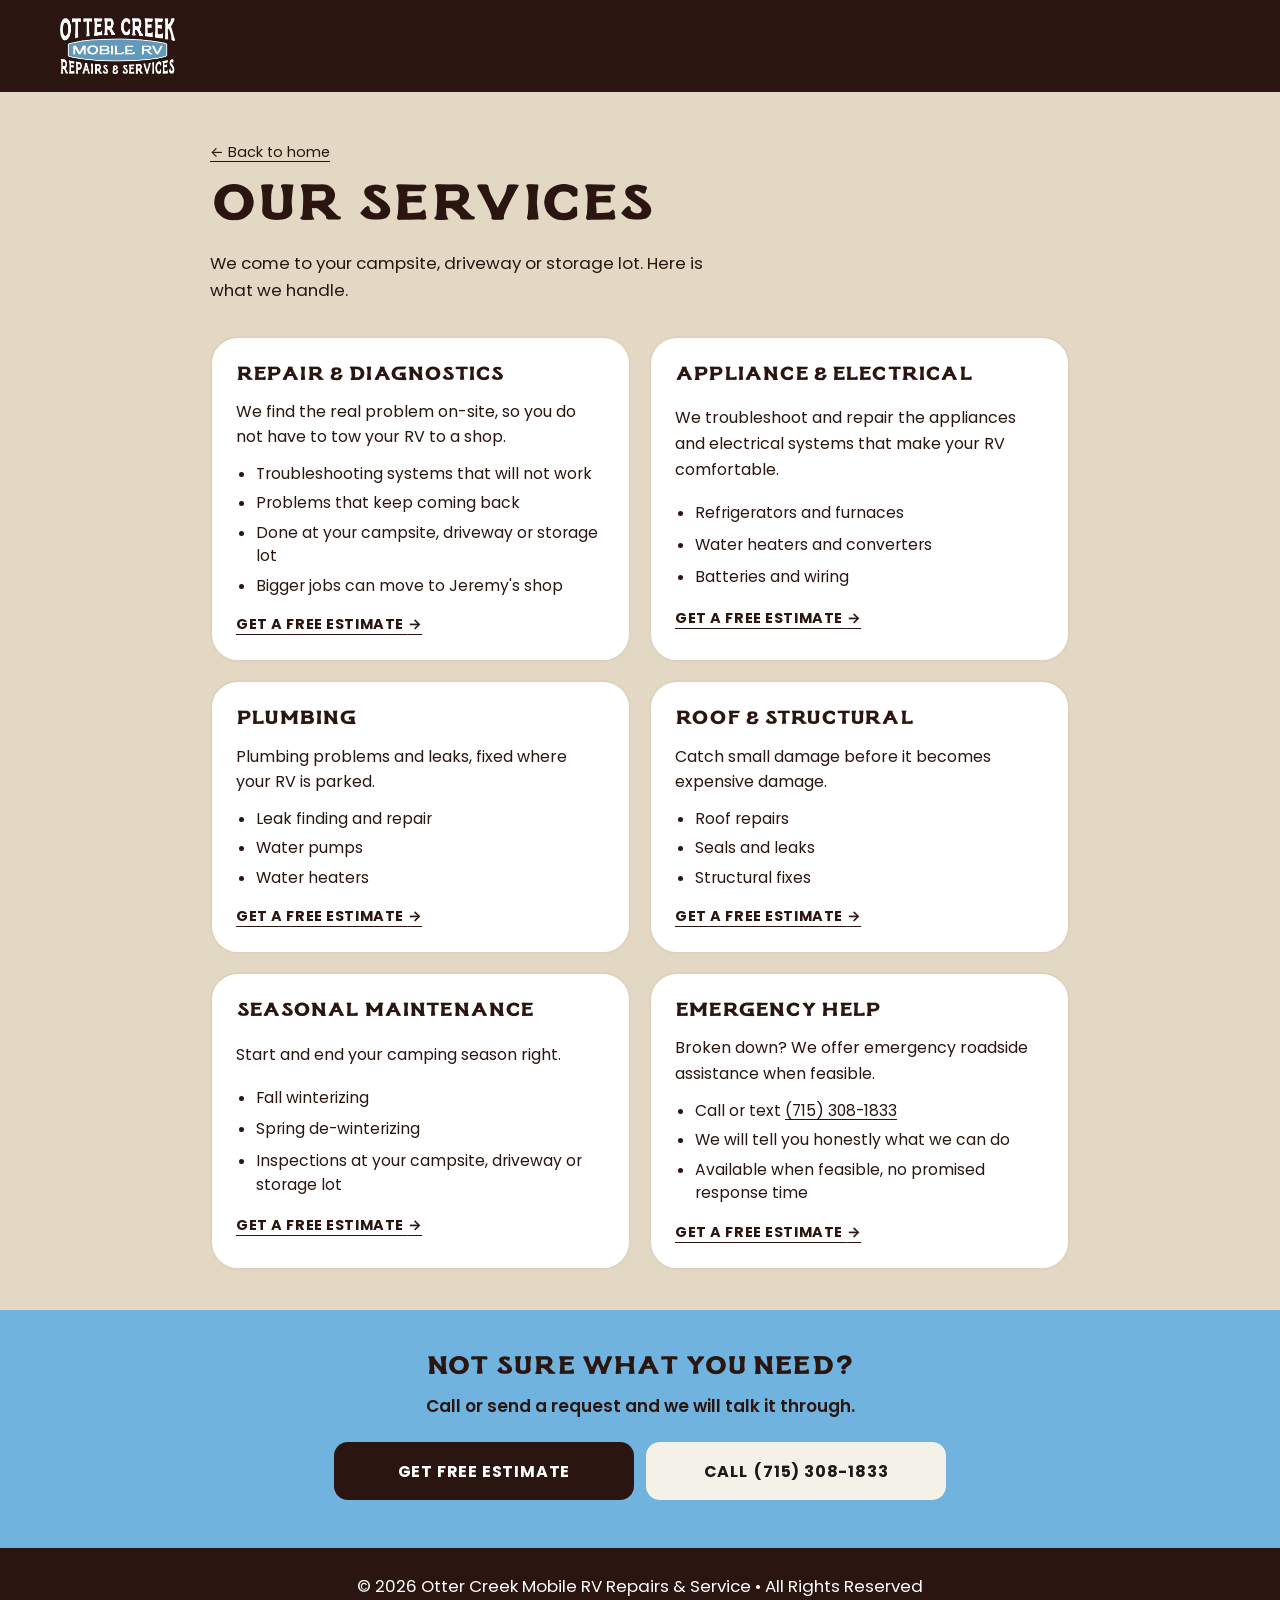
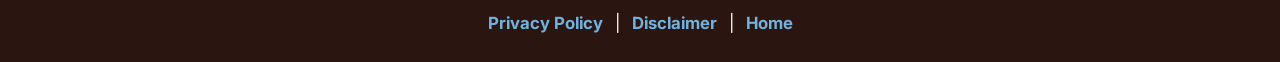
<file: services.html>
<!doctype html>
<html lang="en">
<head>
<meta charset="utf-8">
<meta name="viewport" content="width=device-width,initial-scale=1">
<title>Mobile RV Repair Services in Menomonie, WI | Otter Creek Mobile RV Repairs &amp; Service</title>
<meta name="description" content="Mobile RV repair and diagnostics, appliance and electrical work, plumbing, roof and structural repairs, seasonal maintenance and emergency help in Menomonie and western Wisconsin.">
<link rel="canonical" href="https://rv-repair-three.vercel.app/services">
<meta name="theme-color" content="#2a1511">
<link rel="icon" href="assets/favicon-blue.png" type="image/png">
<link rel="apple-touch-icon" href="assets/apple-touch-icon.png">
<link rel="preconnect" href="https://fonts.googleapis.com">
<link rel="preconnect" href="https://fonts.gstatic.com" crossorigin>
<link href="https://fonts.googleapis.com/css2?family=Inter:ital,opsz,wght@0,14..32,100..900;1,14..32,100..900&family=Montserrat:wght@600;700&display=swap" rel="stylesheet">
<link rel="stylesheet" href="styles.css">
</head>
<body class="svp-page">
<header class="doc-head"><div class="container"><a class="brand" href="/" aria-label="Otter Creek Mobile RV Repairs &amp; Service home"><img src="assets/logo-blue-white.webp" alt="Otter Creek Mobile RV Repairs &amp; Service" width="164" height="80"></a></div></header>
<main>
<section class="svp-hero">
  <div class="container svp-in">
    <p class="svp-back"><a href="/">&larr; Back to home</a></p>
    <h1>Our Services</h1>
    <p class="svp-lead">We come to your campsite, driveway or storage lot. Here is what we handle.</p>
  </div>
</section>
<section class="svp-list">
  <div class="container svp-in">
    <article class="svp-card" id="repair">
      <h2>Repair &amp; Diagnostics</h2>
      <p>We find the real problem on-site, so you do not have to tow your RV to a shop.</p>
      <ul><li>Troubleshooting systems that will not work</li><li>Problems that keep coming back</li><li>Done at your campsite, driveway or storage lot</li><li>Bigger jobs can move to Jeremy's shop</li></ul>
      <a class="svp-link" href="/#quote">Get a free estimate <span aria-hidden="true">&rarr;</span></a>
    </article>
    <article class="svp-card" id="electrical">
      <h2>Appliance &amp; Electrical</h2>
      <p>We troubleshoot and repair the appliances and electrical systems that make your RV comfortable.</p>
      <ul><li>Refrigerators and furnaces</li><li>Water heaters and converters</li><li>Batteries and wiring</li></ul>
      <a class="svp-link" href="/#quote">Get a free estimate <span aria-hidden="true">&rarr;</span></a>
    </article>
    <article class="svp-card" id="plumbing">
      <h2>Plumbing</h2>
      <p>Plumbing problems and leaks, fixed where your RV is parked.</p>
      <ul><li>Leak finding and repair</li><li>Water pumps</li><li>Water heaters</li></ul>
      <a class="svp-link" href="/#quote">Get a free estimate <span aria-hidden="true">&rarr;</span></a>
    </article>
    <article class="svp-card" id="roof">
      <h2>Roof &amp; Structural</h2>
      <p>Catch small damage before it becomes expensive damage.</p>
      <ul><li>Roof repairs</li><li>Seals and leaks</li><li>Structural fixes</li></ul>
      <a class="svp-link" href="/#quote">Get a free estimate <span aria-hidden="true">&rarr;</span></a>
    </article>
    <article class="svp-card" id="seasonal">
      <h2>Seasonal Maintenance</h2>
      <p>Start and end your camping season right.</p>
      <ul><li>Fall winterizing</li><li>Spring de-winterizing</li><li>Inspections at your campsite, driveway or storage lot</li></ul>
      <a class="svp-link" href="/#quote">Get a free estimate <span aria-hidden="true">&rarr;</span></a>
    </article>
    <article class="svp-card" id="emergency">
      <h2>Emergency Help</h2>
      <p>Broken down? We offer emergency roadside assistance when feasible.</p>
      <ul><li>Call or text <a href="tel:+17153081833" data-phone><span data-phone-text>(715) 308-1833</span></a></li><li>We will tell you honestly what we can do</li><li>Available when feasible, no promised response time</li></ul>
      <a class="svp-link" href="/#quote">Get a free estimate <span aria-hidden="true">&rarr;</span></a>
    </article>
  </div>
</section>
<section class="svp-cta">
  <div class="container svp-in">
    <h2>Not sure what you need?</h2>
    <p>Call or send a request and we will talk it through.</p>
    <div class="svp-btns"><a class="svp-b svp-b1" href="/#quote">Get free estimate</a><a class="svp-b svp-b2" href="tel:+17153081833" data-phone>Call <span data-phone-text>(715) 308-1833</span></a></div>
  </div>
</section>
</main>
<footer class="footer">
  <div class="container foot-min">
    <p class="foot-copy">&copy; <span id="year">2026</span> Otter Creek Mobile RV Repairs &amp; Service &bull; All Rights Reserved</p>
    <nav class="foot-links" aria-label="Footer"><a href="/privacy">Privacy Policy</a><span aria-hidden="true">|</span><a href="/disclaimer">Disclaimer</a><span aria-hidden="true">|</span><a href="/">Home</a></nav>
  </div>
</footer>
<script>document.getElementById("year").textContent=new Date().getFullYear();document.querySelectorAll("[data-phone]").forEach(function(a){a.href="tel:+17153081833"});</script>
</body>
</html>
</file>
<file: styles.css>
:root{
  --ink:#2a1511; --forest:#2a1511; --forest-d:#2a1511; --orange:#70b3de; --orange-d:#5a9fcb; --orange-h:#5a9fcb;
  --bg:#faf9f4; --card:#fff; --muted:#2a1511; --line:#e2e2de; --radius:14px;
  --shadow:0 8px 28px rgba(15,29,28,.12);
}
*{box-sizing:border-box;margin:0}
html{scroll-behavior:smooth;scroll-padding-top:80px}
body{font-family:Inter,system-ui,sans-serif;color:var(--ink);background:var(--bg);line-height:1.55;-webkit-font-smoothing:antialiased}
img,svg{display:block;max-width:100%}
a{color:inherit;text-decoration:none}
.container{width:min(1160px,100% - 32px);margin-inline:auto}
.sr{position:absolute;width:1px;height:1px;overflow:hidden;clip:rect(0 0 0 0)}
h1,h2,h3{line-height:1.08;letter-spacing:-.025em}

.btn{display:inline-flex;align-items:center;justify-content:center;gap:8px;padding:11px 20px;border-radius:10px;font-weight:600;font-size:.95rem;border:2px solid transparent;cursor:pointer;transition:.15s;font-family:inherit}
.btn-primary{background:var(--orange);color:#2a1511}.btn-primary:hover{background:var(--orange-h)}
.btn-outline{border-color:var(--forest);color:var(--forest);background:#fff}.btn-outline:hover{background:var(--forest);color:#fff}
.btn-ghost{border-color:rgba(255,255,255,.7);color:#fff}.btn-ghost:hover{background:#fff;color:var(--forest)}
.btn-light{background:#2a1511;color:#fff}.btn-light:hover{background:#000}
.btn-lg{padding:15px 28px;font-size:1.05rem}.btn-block{width:100%}

/* header */
.site-header{position:sticky;top:0;z-index:50;background:#fff;border-bottom:1px solid var(--line)}
.nav{display:flex;align-items:center;gap:32px;height:84px}
.brand{display:flex;align-items:center;gap:10px}
.brand img{height:66px;width:auto}
.brand-foot{background:#faf9f4;border-radius:12px;padding:10px 14px;width:max-content}
.brand-foot img{height:60px}
.brand-text{display:flex;flex-direction:column;line-height:1}
.brand-text strong{font-size:1.7rem;font-weight:800;color:var(--forest);letter-spacing:-.02em}
.brand-text small{font-size:.68rem;font-weight:700;letter-spacing:.14em;text-transform:uppercase;color:var(--orange-d)}
.menu{display:flex;flex:1;justify-content:center;gap:clamp(18px,2.8vw,40px);font-weight:600;font-size:.95rem}
.menu a{position:relative;padding:6px 0}
.menu a::after{content:"";position:absolute;left:0;right:0;bottom:0;height:2px;background:var(--orange);transform:scaleX(0);transition:transform .15s}
.menu a:hover::after{transform:scaleX(1)}
.nav-cta{display:flex;gap:10px}
.burger{display:none;margin-left:auto;background:none;border:0;padding:8px;cursor:pointer}
.burger span{display:block;width:24px;height:2px;background:var(--forest);margin:5px 0}

/* hero */
.hero{background:#2a1511;
  color:#fff;padding:40px 0 64px;position:relative;overflow:hidden}
.hero-grid{display:grid;grid-template-columns:1.15fr .85fr;gap:48px;align-items:center;position:relative;z-index:1}
.eyebrow{font-size:.78rem;font-weight:700;letter-spacing:.16em;text-transform:uppercase;color:var(--orange-d);margin-bottom:10px}
.eyebrow.light{color:var(--orange)}
.hero h1{font-size:clamp(2.4rem,5vw,3.8rem);font-weight:800;margin:6px 0 18px}
.hero h1 span{color:var(--orange)}
.lead{font-size:1.1rem;max-width:520px;color:#ddd9cb}
.hero-actions{display:flex;gap:14px;flex-wrap:wrap;margin:28px 0}
.badges{list-style:none;padding:0;display:grid;grid-template-columns:1fr 1fr;gap:10px 20px;font-size:.9rem;color:#ddd9cb;max-width:500px}
.badges b{color:var(--orange)}

.quote-card{background:#fff;color:var(--ink);border-radius:var(--radius);padding:26px;box-shadow:var(--shadow);display:grid;gap:12px}
.quote-card h2{font-size:1.6rem;font-weight:800;color:var(--forest)}
.quote-card .sub{color:var(--muted);margin-top:-8px;font-size:.92rem}
.quote-card input,.quote-card select,.quote-card textarea{width:100%;padding:12px 14px;border:1px solid var(--line);border-radius:10px;font:inherit;font-size:.93rem;background:#fff;color:var(--ink)}
.quote-card input:focus,.quote-card select:focus,.quote-card textarea:focus{outline:2px solid var(--orange);border-color:transparent}
.form-msg{font-size:.85rem;min-height:1em}.form-msg.err{color:#b3261e}.form-msg.ok{color:#1b7a3d}
.fine{font-size:.76rem;color:var(--muted);text-align:center}.fine.dark{text-align:left;margin-top:14px}

/* stats */
.stats{background:var(--orange);color:#2a1511}
.stats-grid{display:grid;grid-template-columns:repeat(4,1fr);gap:8px;padding:30px 0}
.stat{text-align:center;display:grid;justify-items:center;align-content:start;gap:10px;padding:0 10px}
.stat .i{width:40px;height:40px}
.stat b{font-size:1.5rem;line-height:1.1;font-weight:800;letter-spacing:-.02em}
.stat span{font-size:.92rem;font-weight:500;max-width:22ch}

/* sections */
.section{padding:44px 0}
.title{font-size:clamp(1.8rem,3.5vw,2.5rem);font-weight:800;text-align:center;color:var(--forest)}
.title.left{text-align:left}
.section .eyebrow{text-align:center}.area .eyebrow,.who .eyebrow{text-align:left}
.intro{text-align:center;color:var(--muted);max-width:640px;margin:12px auto 0}
.cards{display:grid;grid-template-columns:repeat(4,1fr);gap:20px;margin-top:28px}
.card{background:var(--card);border-radius:var(--radius);padding:14px 14px 22px;box-shadow:0 2px 12px rgba(15,29,28,.08);display:flex;flex-direction:column;gap:8px;transition:.2s}
.card:hover{transform:translateY(-4px);box-shadow:var(--shadow)}
.card-img{border-radius:10px;overflow:hidden;margin-bottom:6px}
.card-img svg{width:100%;height:150px}
.card h3{font-size:1.2rem;color:var(--forest);padding:0 6px}
.card p{font-size:.9rem;color:var(--muted);padding:0 6px;flex:1}
.card a{padding:0 6px;font-weight:600;font-size:.88rem;color:var(--orange-d)}

/* versus */
.versus{padding:0;background:var(--bg)}
.versus-grid{display:grid;grid-template-columns:1fr 1fr;position:relative}
.versus-grid>div:not(.vs-badge){padding:44px 56px 48px max(16px,calc((100vw - 1160px)/2));display:flex;flex-direction:column;gap:14px;min-width:0}
.vs-old{background:#2a1511;color:#fff}
.vs-new{background:var(--orange);color:#2a1511;padding-left:56px !important;padding-right:max(16px,calc((100vw - 1160px)/2)) !important}
.versus h3{font-size:1.8rem;font-weight:800;margin:0}
.versus ul{list-style:none;padding:0;margin:0}
.versus li{display:flex;gap:12px;align-items:center;padding:13px 0;border-top:1px solid rgba(255,255,255,.14);font-weight:500}
.vs-new li{border-top-color:rgba(20,20,20,.16);font-weight:600}
.versus li:first-child{border-top:0}
.versus li::before{width:26px;height:26px;border-radius:50%;display:grid;place-items:center;flex:none;font-size:.85rem;font-weight:800}
.versus li.x::before{content:"✕";background:#d8453a;color:#fff}
.versus li.ok::before{content:"✓";background:#2a1511;color:var(--orange)}
.vs-badge{position:absolute;left:50%;top:50%;transform:translate(-50%,-50%);width:56px;height:56px;border-radius:50%;background:#fff;color:#2a1511;font-weight:800;display:grid;place-items:center;box-shadow:0 6px 18px rgba(8,16,34,.3);z-index:2}

/* steps */
.steps-grid{list-style:none;padding:0;margin-top:28px;display:grid;grid-template-columns:1fr auto 1fr auto 1fr;gap:20px;align-items:start;text-align:center}
.steps-grid li{display:flex;flex-direction:column;align-items:center;gap:8px}
.num{width:48px;height:48px;border-radius:50%;background:var(--orange);color:#2a1511;font-weight:800;font-size:1.3rem;display:grid;place-items:center}
.steps-grid h3{font-size:1.3rem;color:var(--forest)}
.steps-grid p{color:var(--muted);font-size:.92rem;max-width:300px}
.arrow{font-size:2rem;color:var(--orange);padding-top:6px}

/* pricing */
.pricing{background:linear-gradient(135deg,#1a2c52,var(--forest-d));color:#fff;padding:44px 0}
.pricing-grid{display:grid;grid-template-columns:1fr 1fr;gap:48px;align-items:center}
.title.light{color:#fff;text-align:left}.intro.light{color:#ddd9cb;text-align:left;margin:12px 0 0}
.checks{list-style:none;padding:0;margin-top:22px;display:grid;gap:10px}
.checks li::before{content:"✓";color:var(--orange);font-weight:800;margin-right:10px}
.price-cards{display:grid;gap:14px}
.price{background:#fff;color:var(--ink);border-radius:var(--radius);padding:20px 24px;display:grid;gap:2px}
.price small{font-weight:700;color:var(--muted);text-transform:uppercase;letter-spacing:.1em;font-size:.72rem}
.price strong{font-size:2.8rem;line-height:1;letter-spacing:-.03em;color:var(--orange-d)}
.price strong em{font-size:1.4rem;font-style:normal;color:var(--muted)}
.price span{font-size:.88rem;color:var(--muted)}

/* who */
.who{display:grid;grid-template-columns:1.2fr .8fr;gap:48px;align-items:center}
.who p{color:var(--muted);margin-top:14px}
.who-tiles{display:grid;grid-template-columns:1fr 1fr;gap:14px}

/* cta */
.cta-band{background:var(--orange);color:#2a1511;padding:44px 0}
.cta-inner{display:flex;align-items:center;justify-content:space-between;gap:24px;flex-wrap:wrap}
.cta-band h2{font-size:2.1rem;font-weight:800}

/* area + faq */
.area-3{display:grid;grid-template-columns:1fr minmax(380px,470px);gap:48px;align-items:center}
.area-3>*{min-width:0}
.area-3 .title.left{font-size:clamp(1.6rem,2.4vw,2.1rem)}
.area-3 .faq .title{margin-bottom:12px}
.area-3 .faq details{margin-top:8px;padding:12px 16px}
.area-3 .faq summary{font-size:.92rem}
.area-copy .btn{margin-top:22px}
.area p{color:var(--muted);margin-top:14px}
.towns{list-style:none;padding:0;margin-top:20px;display:flex;flex-wrap:wrap;gap:8px}
.towns li{background:#fff;border:1px solid var(--line);padding:6px 14px;border-radius:99px;font-size:.88rem;font-weight:500}
.faq details{background:#fff;border:1px solid var(--line);border-radius:10px;margin-top:10px;padding:14px 18px}
.faq summary{cursor:pointer;font-weight:600;list-style:none;display:flex;justify-content:space-between;gap:12px}
.faq summary::after{content:"+";color:var(--orange-d);font-size:1.3rem;line-height:1}
.faq details[open] summary::after{content:"–"}
.faq details p{margin-top:10px;font-size:.92rem}

/* footer */
.footer{background:var(--forest-d);color:#ddd9cb;padding:52px 0 20px}
.footer .brand-text strong{color:#fff}
.foot-grid{display:grid;grid-template-columns:1.4fr 1fr 1fr 1fr;gap:32px}
.foot-grid h4{color:#fff;margin-bottom:10px;font-size:.95rem}
.foot-grid a,.foot-grid span{display:block;font-size:.9rem;margin-bottom:6px}
.foot-grid a:hover{color:#fff}
.foot-grid p{font-size:.9rem;margin-top:12px;max-width:280px}
.legal{border-top:1px solid rgba(255,255,255,.12);margin-top:32px;padding-top:16px;font-size:.8rem}

/* responsive */
@media(max-width:980px){
  .menu{position:absolute;top:84px;left:0;right:0;background:#fff;flex-direction:column;padding:16px;gap:14px;border-bottom:1px solid var(--line);display:none;margin:0}
  .menu.open{display:flex;justify-content:flex-start}
  .burger{display:block}
  .nav-cta .btn-outline{display:none}
  .hero-grid,.who{grid-template-columns:1fr}
  .service-map{display:block;width:100%;height:auto;border-radius:18px;box-shadow:0 10px 30px rgba(20,20,20,.14)}
  .cards{grid-template-columns:1fr 1fr}
  .stats-grid{grid-template-columns:1fr 1fr;gap:24px 8px}
  .foot-grid{grid-template-columns:1fr 1fr}
  .versus-grid{grid-template-columns:1fr}
  .versus-grid>div:not(.vs-badge){padding:32px 16px 36px !important}
  .vs-badge{position:relative;left:auto;top:auto;transform:none;margin:-28px auto}
    .steps-grid{grid-template-columns:1fr}.arrow{transform:rotate(90deg)}
}
@media(max-width:560px){
  .cards,.badges{grid-template-columns:1fr}
  .nav-cta{display:none}
  .hero{padding:28px 0 48px}
}

/* overflow guards */
html,body{overflow-x:hidden}
.hero-grid>*,.pricing-grid>*,.who>*,.cards>*{min-width:0}

address{font-style:normal;font-size:.9rem;line-height:1.5}
.hero h1 span{display:block}

::placeholder{color:#2a1511;opacity:.7}

/* service map */
.map-wrap{display:grid;gap:8px}
.service-map{display:block;width:100%;height:auto;border-radius:18px;box-shadow:0 10px 30px rgba(20,20,20,.14)}
.area-copy .btn{margin-top:24px}

/* pricing: copy left, card right */
.ps-lab{font-size:.75rem;font-weight:700;letter-spacing:.14em;text-transform:uppercase}
.ps-big{font-weight:800;letter-spacing:-.03em;line-height:1}
.ps-sub{font-weight:600}
.pricing-cols{display:grid;grid-template-columns:1fr 1fr;gap:48px;align-items:center}
.pricing-cols>*{min-width:0}
.pc-copy .title.light{margin-bottom:0}
.pc-text{margin-top:14px;max-width:46ch;color:#dfe6f4}
.pc-copy .checks{margin:20px 0 26px}
.pc-card{background:#fff;color:#2a1511;border-radius:16px;overflow:hidden;box-shadow:0 14px 40px rgba(8,16,34,.35)}
.pc-top{background:var(--orange);padding:30px 32px;display:grid;gap:6px}
.pc-top .ps-big{font-size:clamp(4rem,8vw,5.5rem)}
.pc-rows{padding:8px 32px 14px;font-variant-numeric:tabular-nums}
.pc-row{display:flex;justify-content:space-between;align-items:center;gap:16px;padding:16px 0;border-bottom:1px dashed #cfcfc8}
.pc-row:last-child{border-bottom:0}
.pc-row span{font-weight:600}
.pc-row small{display:block;font-weight:400;font-size:.85rem}
.pc-row strong{font-size:1.7rem;font-weight:800;letter-spacing:-.02em}
@media(max-width:980px){.pricing-cols{grid-template-columns:1fr}}
@media(max-width:560px){.pc-top,.pc-rows{padding-left:20px;padding-right:20px}.pc-row strong{font-size:1.4rem}}
.ico-phone{flex:none}
.faq .eyebrow,.area-copy .eyebrow{text-align:left}
.map-wrap .service-map{max-width:100%}
@media(max-width:980px){.area-3{gap:32px}.map-wrap{max-width:520px;margin:0 auto;width:100%}}

/* service area: columns share top and bottom edges */
.area-copy{display:flex;flex-direction:column;align-items:flex-start}
.area-copy .btn{margin-top:auto}
.area-copy p:not(.eyebrow){margin-bottom:22px}
.area-3 .map-wrap{display:block;position:relative;min-height:380px}
.area-3 .service-map{position:absolute;inset:0;width:100%;height:100%;object-fit:cover}
.area-3 .faq .eyebrow,.area-3 .area-copy .eyebrow{margin-top:0}
@media(max-width:980px){.area-3 .map-wrap{min-height:0}.area-3 .service-map{position:static;height:auto}}

/* service area: map beside copy, FAQ underneath */
.area-3 .map-wrap{min-height:0}
.area-3 .service-map{position:static;height:auto;object-fit:initial}
.area-copy .btn{margin-top:22px}
.area-3 .faq{grid-column:1/-1;margin-top:18px;padding-top:34px;border-top:1px solid var(--line);display:grid;grid-template-columns:1fr 1fr;gap:10px 16px;align-items:start}
.area-3 .faq>.eyebrow,.area-3 .faq>.title{grid-column:1/-1}
.area-3 .faq>.title{margin-bottom:6px}
.area-3 .faq details{margin-top:0}
@media(max-width:980px){.area-3{grid-template-columns:1fr}.area-3 .faq{grid-template-columns:1fr}.area-3 .map-wrap{max-width:520px;margin:0 auto;width:100%}}

/* service area: black band */
.area{background:linear-gradient(135deg,#1a2c52,#2a1511);color:#fff}
.area .eyebrow{color:var(--orange)}
.area .title,.area .title.left{color:#fff}
.area-copy p:not(.eyebrow){color:#dfe6f4}
.area .service-map{box-shadow:0 14px 40px rgba(8,16,34,.55)}
.area-3 .faq{border-top-color:rgba(255,255,255,.15)}
.area .faq details{background:#1a2c52;border-color:#333;color:#fff}
.area .faq summary::after{color:var(--orange)}
.area .faq details p{color:#dfe6f4}

/* faq: light section below the black service area */
.faq-section{background:var(--bg)}
.faq-section .faq{display:grid;grid-template-columns:1fr 1fr;gap:10px 16px;align-items:start}
.faq-section .faq>.eyebrow,.faq-section .faq>.title{grid-column:1/-1;text-align:left}
.faq-section .faq>.title{margin-bottom:6px}
.faq-section .faq details{margin-top:0}
@media(max-width:980px){.faq-section .faq{grid-template-columns:1fr}}
.area .service-map{box-shadow:0 14px 40px rgba(8,16,34,.55)}

/* pricing: visit steps */
.pc-steps{display:grid}
.pc-it{display:grid;grid-template-columns:52px 1fr auto;gap:18px;align-items:center;padding:22px 0;border-bottom:1px solid rgba(255,255,255,.14)}
.pc-it:first-child{padding-top:0}.pc-it:last-child{border-bottom:0;padding-bottom:0}
.pc-dot{width:52px;height:52px;font-size:1.2rem;border-radius:50%;background:var(--orange);color:#2a1511;display:grid;place-items:center;font-weight:800}
.pc-it b{display:block;font-weight:700;font-size:1.6rem;letter-spacing:-.02em;line-height:1.1}
.pc-it small{font-size:.85rem;color:#d7d7d2}
.pc-amt{font-size:2.4rem;font-weight:800;letter-spacing:-.03em;line-height:1;color:var(--orange)}
.pc-amt.pc-sm{font-size:1.5rem}

/* mobile */
.call-mini,.sticky-bar{display:none}
@media(max-width:980px){
  .call-mini{display:inline-flex;align-items:center;gap:8px;margin-left:auto;background:var(--orange);color:#2a1511;font-weight:700;border-radius:10px;padding:10px 16px;min-height:44px}
  .call-mini+.burger{margin-left:0}
  .nav-cta{display:none}
}
@media(max-width:560px){
  body{padding-bottom:calc(76px + env(safe-area-inset-bottom,0px))}
  .nav{height:72px;gap:12px}
  .brand img{height:52px}
  .menu{top:72px}
  .hero-actions{flex-direction:column;align-items:stretch}
  .hero-actions .btn{width:100%}
  .btn-lg{padding:15px 22px}
  .quote-card{padding:22px 18px}
  .quote-card input,.quote-card select,.quote-card textarea{font-size:16px;padding:14px}
  .section{padding:36px 0}
  .title{font-size:1.75rem}
  .intro{font-size:.98rem}
  /* compact service cards */
  .card{display:grid;grid-template-columns:76px 1fr;column-gap:14px;row-gap:4px;padding:14px;align-items:start}
  .card-img{grid-row:1 / span 3;margin:0;align-self:start;width:76px;height:76px;background:#f3f1e8;display:grid;place-items:center}
  .card-img svg{width:100%;height:auto}
  .card h3,.card p,.card a{padding:0;grid-column:2}
  .card h3{font-size:1.15rem}
  .card p{flex:none}
  /* pricing */
  .pc-it{grid-template-columns:44px 1fr auto;gap:12px;padding:18px 0}
  .pc-dot{width:44px;height:44px;font-size:1.05rem}
  .pc-it b{font-size:1.2rem}
  .pc-amt{font-size:1.8rem}.pc-amt.pc-sm{font-size:1.1rem}
  .pricing-cols .btn{width:100%}
  .area-copy .btn,.cta-band .btn{width:100%}
  .cta-band h2{font-size:1.8rem}
  .faq summary{padding:2px 0;min-height:30px}
  .footer{padding-bottom:28px}
  .foot-grid a{padding:7px 0;margin-bottom:0}
  .legal{padding-bottom:6px}
  .sticky-bar{display:grid;grid-template-columns:1fr 1.4fr;gap:10px;position:fixed;left:0;right:0;bottom:0;z-index:60;padding:10px max(12px,env(safe-area-inset-left,0px)) calc(10px + env(safe-area-inset-bottom,0px)) max(12px,env(safe-area-inset-right,0px));background:#2a1511;border-top:1px solid rgba(255,255,255,.14)}
  .sticky-bar a{display:flex;align-items:center;justify-content:center;gap:8px;min-height:50px;border-radius:12px;font-weight:700;font-size:1rem}
  .sb-call{background:#1a2c52;color:#fff;border:1px solid rgba(255,255,255,.22)}
  .sb-quote{background:var(--orange);color:#2a1511}
  .call-mini{display:none}
  .call-mini+.burger,.burger{margin-left:auto}
}
@media(max-width:360px){.pc-it b{font-size:1.05rem}.pc-amt{font-size:1.5rem}}

@media(max-width:560px){
  .stats-grid{grid-template-columns:1fr;gap:0;padding:6px 0}
  .stat{grid-template-columns:36px 1fr;column-gap:14px;row-gap:2px;justify-items:start;text-align:left;align-items:center;padding:16px 0;border-bottom:1px solid rgba(20,20,20,.16)}
  .stat:last-child{border-bottom:0}
  .stat .i{grid-row:1 / span 2;width:32px;height:32px}
  .stat b{font-size:1.2rem;line-height:1.15}
  .stat span{font-size:.92rem;max-width:none}
}

/* readability + focus */
body{font-size:1.0625rem;line-height:1.6}
.skip{position:absolute;left:12px;top:-60px;z-index:100;background:#2a1511;color:#fff;padding:12px 18px;border-radius:8px;font-weight:700}
.skip:focus{top:12px}
a:focus-visible,button:focus-visible,summary:focus-visible,input:focus-visible,select:focus-visible,textarea:focus-visible{outline:3px solid #2a1511;outline-offset:2px;box-shadow:0 0 0 6px var(--orange)}
.quote-card input:focus,.quote-card select:focus,.quote-card textarea:focus{outline:3px solid #2a1511;outline-offset:1px;box-shadow:0 0 0 5px var(--orange)}
.fine{font-size:.85rem}
.stat span,.card p,.faq details p{font-size:1rem}
.txt-only{display:none}
/* who we serve */
.who-h{text-wrap:balance}
.who-tiles{display:grid;grid-template-columns:1fr 1fr;gap:16px}
.wt{background:#fff;border-radius:16px;padding:22px;box-shadow:0 2px 12px rgba(15,29,28,.08);display:grid;gap:14px;align-content:start}
.wt-i{width:52px;height:52px;border-radius:14px;background:var(--orange);color:#2a1511;display:grid;place-items:center}
.wt-i svg{width:28px;height:28px}
.wt b{display:block;font-weight:800;font-size:1.05rem}
.wt span:not(.wt-i){display:block;font-size:.95rem;margin-top:2px}
/* town checker */
.town-check{margin-top:22px;max-width:460px}
.town-check label{display:block;font-weight:700;margin-bottom:8px}
.tc-row input{width:100%;font:inherit;font-size:1rem;padding:14px 16px;border-radius:12px;border:2px solid transparent;background:#fff;color:#2a1511}
.tc-res{margin-top:10px;font-size:.98rem;color:#dfe6f4;min-height:1.5em}
.tc-res.yes{color:#2a1511;background:var(--orange);font-weight:700;border-radius:10px;padding:10px 14px}
.tc-res.maybe{color:#fff;font-weight:600;border-left:4px solid var(--orange);padding-left:12px}
.area-copy .btn{margin-top:22px}
@media(max-width:980px){.txt-only{display:inline-flex}.who-tiles{grid-template-columns:1fr 1fr}}
@media(max-width:560px){
  .who-tiles{grid-template-columns:1fr;gap:10px}
  .wt{grid-template-columns:52px 1fr;column-gap:16px;align-items:center;padding:16px}
  .town-check{max-width:none}
  .sticky-bar{grid-template-columns:1fr 1fr 1.5fr}
  .sb-text{background:#1a2c52;color:#fff;border:1px solid rgba(255,255,255,.22)}
  .hero-actions .txt-only{display:inline-flex}
}

/* logo-colors theme: blue, red, white */
body{background:var(--bg)}
.btn-primary,.btn-primary:hover{color:#fff}
.btn-primary:hover{background:var(--orange-h)}
.stats,.stats *,.cta-band,.cta-band h2,.vs-new,.vs-new .eyebrow,.vs-new li,.call-mini,.sb-quote{color:#fff}
.stat .i{color:#fff}
.cta-band .btn-light{background:#2a1511;color:#fff}
.num,.pc-dot,.wt-i{color:#fff}
.wt-i svg{stroke:#fff}
.versus li.ok::before{background:#fff;color:var(--orange)}
.vs-new{background:var(--orange)}
.vs-old{background:#2a1511}
.tc-res.yes{background:#fff;color:#2a1511}
.eyebrow.light,.area .eyebrow,.hero h1 span,.hero .badges b,.pricing .eyebrow,.pc-amt,.pricing .checks li::before,.pc-copy .eyebrow{color:#3a7099}
.pc-dot{background:var(--orange);color:#fff}
.faq summary::after,.faq-section .faq summary::after{color:var(--orange)}
.area .faq summary::after{color:#3a7099}
.hero{background:linear-gradient(135deg,#2a1511,#1a2c52)}
.pricing{background:linear-gradient(135deg,#1a2c52,#2a1511)}
.area{background:linear-gradient(135deg,#1a2c52,#2a1511)}
.footer{background:#0a1429}
.quote-card .btn-primary{color:#fff}
.ico-phone{color:currentColor}
.sb-call,.sb-text{background:#1a2c52;color:#fff}
.sticky-bar{background:#2a1511}
.card a{color:var(--orange-d)}
.card-img svg *[stroke="#1f3b3a"]{stroke:#2a1511}

.fine svg{display:inline-block}

/* header + service grid, Baker Brothers style in logo colors */
.site-header{position:relative;top:auto;background:#fff;border-bottom:0}
.util{background:#f3f1e8;font-size:.82rem;font-weight:700}
.util .container{display:flex;justify-content:center;gap:26px;padding-block:7px}
.util a{color:#2a1511}.util a:hover{color:var(--orange)}
.hd-main{display:grid;grid-template-columns:auto 1fr auto;gap:26px;align-items:center;padding-block:12px;height:auto}
.hd-main .brand img{height:64px;width:auto}
.trust{display:flex;gap:30px;justify-content:center}
.trust>div{display:flex;gap:11px;align-items:center;font-weight:800;font-size:.82rem;line-height:1.25;color:#2a1511;text-transform:uppercase;letter-spacing:.02em}
.t-ic{width:44px;height:44px;border-radius:50%;background:#2a1511;color:#fff;display:grid;place-items:center;flex:none}
.callblock{text-align:right;display:grid;gap:2px;justify-items:end}
.callblock small{font-weight:800;color:var(--orange);font-size:.85rem}
.callblock .phone{font-size:2rem;font-weight:800;letter-spacing:-.02em;line-height:1.05;color:#2a1511}
.sched,.cs-btn{display:inline-block;background:var(--orange);color:#fff;font-weight:800;letter-spacing:.05em;text-transform:uppercase;padding:11px 34px 11px 22px;clip-path:polygon(0 0,calc(100% - 16px) 0,100% 50%,calc(100% - 16px) 100%,0 100%)}
.sched:hover,.cs-btn:hover{background:var(--orange-h)}
.menu{position:static;display:block;flex:none;margin:0;padding:0;background:#2a1511;border:0;font-size:inherit}
.menu .menu-in{display:flex;justify-content:space-between;gap:0;padding-block:0}
.menu a{color:#fff;font-weight:800;font-size:.8rem;letter-spacing:.06em;text-transform:uppercase;padding:15px 8px;border-bottom:4px solid transparent;position:static}
.menu a::after{display:none}
.menu a:hover{border-bottom-color:#fff}
.svc6{background:#fff;border-bottom:1px solid var(--line)}
.svc6-grid{display:grid;grid-template-columns:repeat(3,1fr);gap:28px 34px;padding-block:34px}
.s6{display:flex;gap:18px;align-items:center}
.s6-ic{width:72px;height:72px;border-radius:50%;display:grid;place-items:center;color:#fff;flex:none}
.c1{background:#2a1511}.c2{background:#2a1511}.c3{background:#70b3de}.c4{background:#70b3de}.c5{background:#70b3de}.c6{background:#2a1511}
.s6-tx b{display:block;color:#2a1511;font-weight:800;font-size:1.2rem;line-height:1.2}
.s6-tx span{font-size:.95rem;display:block;margin-top:2px}
.s6:hover b{color:var(--orange)}
.callstrip{background:#2a1511;color:#fff}
.cs-in{display:flex;align-items:center;justify-content:space-between;gap:22px;padding-block:14px;flex-wrap:wrap}
.cs-list{list-style:none;display:grid;gap:4px;font-weight:700;font-size:.9rem}
.cs-list li::before{content:"✓ ";color:#fff;font-weight:800}
.cs-phone{display:flex;align-items:center;gap:14px}
.cs-phone small{font-weight:800;font-size:.8rem;line-height:1.15;text-align:center;color:#fff}
.cs-phone a{font-size:2.2rem;font-weight:800;letter-spacing:-.02em;color:#fff}
.cs-or{width:42px;height:42px;border-radius:50%;border:2px solid #fff;display:grid;place-items:center;font-weight:800;font-size:.8rem}
.cs-btn{font-size:1.1rem;padding:14px 46px 14px 30px}
@media(max-width:1100px){.trust{gap:16px}.trust>div{font-size:.74rem}.menu a{font-size:.74rem;padding-inline:5px}}
@media(max-width:980px){
  .site-header{position:sticky;top:0;z-index:50;border-bottom:1px solid var(--line)}
  .util,.trust,.callblock{display:none}
  .hd-main{display:flex;gap:12px;padding-block:8px}
  .hd-main .brand img{height:52px}
  .menu{position:absolute;left:0;right:0;top:100%;display:none;border-bottom:1px solid #2a1511}
  .menu.open{display:block}
  .menu .menu-in{flex-direction:column;padding-block:6px}
  .menu a{padding:14px 4px;border-bottom:1px solid rgba(255,255,255,.18);font-size:.9rem}
  .svc6-grid{grid-template-columns:1fr 1fr}
  .cs-in{justify-content:center;text-align:center}
}
@media(max-width:620px){
  .svc6-grid{grid-template-columns:1fr;gap:6px;padding-block:14px}
  .s6{padding:12px 0;border-bottom:1px solid var(--line)}.s6:last-child{border-bottom:0}
  .s6-ic{width:56px;height:56px}.s6-ic svg{width:28px;height:28px}
  .s6-tx b{font-size:1.1rem}
  .cs-list,.cs-or{display:none}
  .cs-in{flex-direction:column;gap:12px}
  .cs-phone a{font-size:1.9rem}
  .cs-btn{width:100%;text-align:center;clip-path:none;padding:15px}
}

/* phone strip, closer to the reference */
.callstrip{background:#1a2c52}
.cs-in{padding-block:22px;gap:26px;flex-wrap:nowrap}
.cs-list{gap:10px;font-weight:800;font-size:1.05rem;letter-spacing:.01em}
.cs-list li::before{content:"✓ ";color:#3a7099;font-weight:900}
.cs-phone{gap:16px}
.cs-phone small{color:#3a7099;font-weight:800;font-size:1rem;line-height:1.1;text-align:center}
.cs-phone a{font-size:2.9rem;color:#fff;letter-spacing:-.025em;line-height:1}
.cs-or{position:relative;display:flex;align-items:center;gap:0;border:0;width:auto;height:auto;padding:0 6px}
.cs-or b{width:48px;height:48px;border-radius:50%;border:3px solid #fff;display:grid;place-items:center;font-weight:800;font-size:.95rem;margin-inline:6px}
.cs-or .chv{height:62px;width:20px}
.cs-btnwrap{position:relative;display:block;flex:1;max-width:430px;min-width:300px;margin-right:30px}
.cs-btn{display:flex;align-items:center;justify-content:center;width:100%;height:84px;padding:0 40px 0 46px;font-size:1.7rem;font-weight:800;letter-spacing:.04em;clip-path:polygon(34px 0,calc(100% - 36px) 0,100% 50%,calc(100% - 36px) 100%,0 100%);background:#e0222d;color:#fff}
.cs-btnwrap .tip{position:absolute;right:-28px;top:-8px;height:calc(100% + 16px);width:34px}
@media(max-width:1100px){.cs-phone a{font-size:2.3rem}.cs-btn{font-size:1.35rem;height:74px}.cs-btnwrap{min-width:250px}}
@media(max-width:980px){.cs-in{flex-wrap:wrap;justify-content:center}.cs-btnwrap{margin-right:0}}
@media(max-width:620px){.cs-btnwrap{width:100%;max-width:none;min-width:0}.cs-btn{height:64px;clip-path:none;font-size:1.2rem;padding:0 16px}.cs-btnwrap .tip,.cs-or{display:none}.cs-phone a{font-size:1.9rem}.cs-in{padding-block:16px}}

/* fit pass */
.cs-in{gap:18px}
.cs-list{font-size:.95rem;white-space:nowrap;flex:none}
.cs-phone{flex:none}
.cs-phone small{white-space:nowrap}
.cs-phone a{font-size:2.35rem;white-space:nowrap}
.cs-or{flex:none}
.cs-or b{width:42px;height:42px;font-size:.85rem}
.cs-or .chv{height:54px;width:16px}
.cs-btnwrap{min-width:0;max-width:340px;margin-right:24px;flex:1 1 280px}
.cs-btn{height:72px;font-size:1.35rem;white-space:nowrap;padding:0 34px 0 40px;clip-path:polygon(28px 0,calc(100% - 30px) 0,100% 50%,calc(100% - 30px) 100%,0 100%)}
.cs-btnwrap .tip{right:-22px;width:28px}
@media(max-width:1180px){.cs-phone small{display:none}.cs-phone a{font-size:2.1rem}}
@media(max-width:980px){.cs-in{flex-wrap:wrap}.cs-btnwrap{flex:1 1 100%;max-width:420px;margin-right:0}}

/* bigger logo */
.hd-main{padding-block:10px}
.hd-main .brand img{height:104px;width:auto}
@media(max-width:980px){.hd-main .brand img{height:68px}}
@media(max-width:560px){.hd-main .brand img{height:60px}}

/* header buttons: same style as the other site buttons, same width */
.callblock{display:grid;gap:8px;justify-items:stretch;text-align:center;width:244px}
.callblock small{text-align:center}
.hd-btn{width:100%;justify-content:center;padding:12px 16px;font-size:1.05rem;white-space:nowrap}
.callblock .btn-outline{color:#2a1511;border-color:#2a1511}
.callblock .btn-outline:hover{background:#2a1511;color:#fff}

/* three tiles: call, text, quote */
.tiles3{background:#2a1511;color:#fff}
.t3-in{padding-block:26px;display:grid;gap:16px}
.t3{display:grid;grid-template-columns:repeat(3,1fr);gap:14px}
.t3 a{display:flex;gap:14px;align-items:center;border-radius:14px;padding:18px 20px;border:2px solid transparent;min-width:0}
.t3-w{background:#fff;color:#2a1511}
.t3-w:hover{background:#f3f1e8}
.t3-r{background:#70b3de;color:#fff;border-color:#70b3de}
.t3-r:hover{background:#5a9fcb}
.t3-ic{width:48px;height:48px;border-radius:50%;display:grid;place-items:center;flex:none}
.t3-w .t3-ic{background:#2a1511;color:#fff}
.t3-r .t3-ic{background:#fff;color:#f3f1e8}
.t3 small{display:block;font-size:.85rem;font-weight:700;opacity:.85}
.t3 b{font-size:1.35rem;font-weight:800;letter-spacing:-.01em;line-height:1.15;white-space:nowrap}
.t3-tr{list-style:none;display:flex;gap:26px;flex-wrap:wrap;justify-content:center;font-weight:600;color:#f3f1e8;padding:0}
.t3-tr li::before{content:"✓ ";color:#3a7099;font-weight:800}
@media(max-width:860px){.t3{grid-template-columns:1fr}.t3-in{padding-block:18px}}

/* phone strip: option A, centered number, yellow accents */
.strip-a{background:#2a1511;color:#fff}
.sa-in{display:grid;grid-template-columns:1fr auto 1fr;align-items:center;gap:24px;padding-block:24px}
.sa-tr{list-style:none;display:grid;gap:6px;padding:0;font-weight:600;font-size:.98rem;color:#f3f1e8;justify-self:start}
.sa-tr li::before{content:"✓ ";color:#f3f1e8;font-weight:900}
.sa-ph{display:grid;justify-items:center;text-align:center;gap:4px}
.sa-ph small{font-weight:800;color:#f3f1e8;font-size:.95rem;opacity:1}
.sa-ph a{font-size:2.8rem;font-weight:800;letter-spacing:-.025em;line-height:1;color:#f3f1e8;white-space:nowrap}
.sa-btn{justify-self:end}
.sa-btn .btn{white-space:nowrap}
@media(max-width:900px){.sa-in{grid-template-columns:1fr;justify-items:center;gap:14px;padding-block:20px}.sa-tr{order:3;display:flex;gap:20px;flex-wrap:wrap;justify-content:center;justify-self:center}.sa-btn{justify-self:stretch}.sa-btn .btn{width:100%}.sa-ph a{font-size:2.3rem}}

/* vibrant yellow strip: deeper blue like the reference */
.strip-a{background:#2a1511}
.sa-ph a{font-weight:800;color:#f3f1e8}
.sa-ph small{font-weight:800;color:#f3f1e8}

/* Montserrat for headings, nav and buttons */
:root{--font-display:Inter,system-ui,-apple-system,"Segoe UI",sans-serif}
h1,h2,h3,h4,.title,.eyebrow,.btn,.menu a,.util a,.sched,.hd-btn,.call-mini,.sb-call,.sb-text,.sb-quote,.trust>div,.callblock small,.s6-tx b,.stat b,.card h3,.card a,.sa-ph,.sa-btn .btn,.cs-btn,.num,.pc-it b,.pc-amt,.wt b,.versus h3,.steps-grid h3,.quote-card h2,.faq summary,.foot-grid h4,.t3 b,.nav-cta .btn,.burger{font-family:var(--font-display)}
h1,h2,h3,.title{letter-spacing:-.02em}
.hero h1{font-size:clamp(2.2rem,4.4vw,3.3rem);line-height:1.08}
.title{font-size:clamp(1.7rem,3.2vw,2.3rem)}
.menu a{font-size:.76rem;letter-spacing:.05em}
.btn{letter-spacing:.01em}
.sa-ph a{font-size:2.6rem}
.callblock .phone{font-size:1.8rem}
.stat b,.s6-tx b{letter-spacing:-.01em}
@media(max-width:560px){.hero h1{font-size:2rem}.title{font-size:1.5rem}.sa-ph a{font-size:2rem}}

/* Montserrat weight 800 */
h1,h2,h3,h4,.title,.eyebrow,.btn,.menu a,.util a,.sched,.hd-btn,.call-mini,.sb-call,.sb-text,.sb-quote,.trust>div,.callblock small,.s6-tx b,.stat b,.card h3,.card a,.sa-ph,.sa-ph a,.sa-ph small,.sa-btn .btn,.cs-btn,.num,.pc-it b,.pc-amt,.wt b,.versus h3,.steps-grid h3,.quote-card h2,.faq summary,.foot-grid h4,.t3 b,.nav-cta .btn{font-weight:800}
.menu a{font-size:.74rem;letter-spacing:.04em}
.hero h1{font-size:clamp(2.1rem,4.2vw,3.1rem)}
.title{font-size:clamp(1.6rem,3vw,2.2rem)}
.btn{font-size:1rem}
.btn-lg{font-size:1.02rem}

/* phone strip: layout from the reference */
.strip-b{background:#2a1511;color:#fff}
.sb-in{display:flex;align-items:center;justify-content:space-between;gap:36px;padding-block:20px}
.sb-tr{list-style:none;display:grid;gap:22px;padding:0;margin:0;flex:none}
.sb-tr li{display:flex;align-items:center;gap:14px;font-family:var(--font-display);font-weight:800;font-size:1.5rem;line-height:1.1;color:#fff;white-space:nowrap}
.sb-tr li svg{color:#f3f1e8;flex:none;width:32px;height:32px}
.sb-ph{display:flex;align-items:center;gap:28px;flex:none}
.sb-lab{font-family:var(--font-display);font-weight:800;font-size:1.5rem;line-height:1.1;color:#f3f1e8;text-align:center}
.sb-num{font-family:var(--font-display);font-weight:800;font-size:4rem;line-height:1;letter-spacing:-.02em;color:#f3f1e8;white-space:nowrap}
@media(max-width:1180px){.sb-tr li{font-size:1.25rem}.sb-lab{font-size:1.25rem}.sb-num{font-size:3.2rem}.sb-in{gap:24px}}
@media(max-width:940px){.sb-in{flex-direction:column;gap:18px;padding-block:22px}.sb-ph{flex-direction:column;gap:6px}.sb-lab br{display:none}.sb-num{font-size:2.8rem}.sb-tr{gap:14px}.sb-tr li{font-size:1.15rem;white-space:normal}.sb-tr{order:2}}
@media(max-width:420px){.sb-num{font-size:2.3rem}}

/* strip with button */
.sb-in{gap:26px}
.sb-tr li{font-size:1.25rem;gap:12px}
.sb-tr li svg{width:28px;height:28px}
.sb-ph{gap:20px}
.sb-lab{font-size:1.2rem}
.sb-num{font-size:3rem}
.sb-btn{flex:none;white-space:nowrap;padding:16px 28px}
@media(max-width:1180px){.sb-tr li{font-size:1.1rem}.sb-lab{font-size:1.05rem}.sb-num{font-size:2.5rem}.sb-in{gap:18px}.sb-btn{padding:14px 20px}}
@media(max-width:980px){.sb-btn{width:100%;max-width:420px}.sb-in{flex-direction:column}.sb-num{font-size:2.6rem}.sb-tr li{font-size:1.1rem}.sb-lab{font-size:1.1rem}}

/* phone strip on mobile: two rows (number on top, checks and button below) */
@media(max-width:700px){
  .sb-in{display:grid;grid-template-columns:1fr auto;grid-template-areas:"ph ph" "tr btn";align-items:center;justify-items:stretch;gap:16px 12px;padding-block:20px}
  .sb-ph{grid-area:ph;flex-direction:row;justify-content:center;align-items:center;gap:12px;padding-bottom:16px;border-bottom:2px solid rgba(255,255,255,.22)}
  .sb-lab{font-size:.95rem;line-height:1.1;text-align:center}
  .sb-lab br{display:inline}
  .sb-num{font-size:2.1rem}
  .sb-tr{grid-area:tr;order:0;display:grid;gap:10px;justify-self:start}
  .sb-tr li{font-size:.95rem;gap:8px;white-space:nowrap}
  .sb-tr li svg{width:22px;height:22px}
  .sb-btn{grid-area:btn;width:auto;max-width:none;padding:13px 16px;font-size:.95rem;justify-self:end}
}
@media(max-width:360px){.sb-num{font-size:1.8rem}.sb-lab{font-size:.85rem}.sb-tr li{font-size:.85rem}.sb-btn{padding:12px 12px;font-size:.85rem}}

/* mobile: menu tabs always visible under the header, scroll sideways */
@media(max-width:980px){
  .site-header{position:static;border-bottom:0}
  .burger{display:none}
  .call-mini+.burger{display:none}
  .menu,.menu.open{position:static;display:block;background:#2a1511;border:0;padding:0;margin:0}
  .menu .menu-in{display:flex;flex-direction:row;justify-content:flex-start;gap:0;overflow-x:auto;padding-block:0;padding-inline:8px;scrollbar-width:none;-webkit-overflow-scrolling:touch;scroll-snap-type:x proximity}
  .menu .menu-in::-webkit-scrollbar{display:none}
  .menu a{flex:none;scroll-snap-align:start;white-space:nowrap;padding:14px 14px;border-bottom:4px solid transparent;font-size:.8rem;letter-spacing:.05em}
  .menu a:hover,.menu a:active{border-bottom-color:#fff}
  .hd-main{justify-content:space-between}
  .call-mini{margin-left:auto}
}

@media(max-width:980px){.site-header .callblock{display:none}}

/* mobile: collapsible Menu bar under the header */
.menu-toggle{display:none}
@media(max-width:980px){
  .menu .menu-toggle{display:flex;align-items:center;justify-content:center;gap:10px;width:100%;background:#2a1511;color:#fff;border:0;padding:15px 16px;font-family:var(--font-display);font-weight:800;font-size:.95rem;letter-spacing:.06em;text-transform:uppercase;cursor:pointer}
  .menu .menu-toggle .chev{transition:transform .15s}
  .menu.open .menu-toggle .chev{transform:rotate(180deg)}
  .menu .menu-in{display:none;flex-direction:column;overflow:visible;padding:0 16px 8px;background:#1a2c52}
  .menu.open .menu-in{display:flex}
  .menu a{white-space:normal;padding:15px 4px;border-bottom:1px solid rgba(255,255,255,.18);font-size:.9rem}
  .menu a:last-child{border-bottom:0}
}

@media(max-width:980px){.menu .menu-in{max-width:none;width:100%;margin:0;padding:0 22px 8px}}

/* header call-to-action buttons on mobile */
.hd-cta{display:none}
@media(max-width:980px){
  .call-mini{display:none}
  .hd-cta{display:flex;gap:8px;align-items:center;margin-left:auto}
  .hd-call,.hd-quote{display:inline-flex;align-items:center;justify-content:center;gap:6px;font-family:var(--font-display);font-weight:800;font-size:.85rem;border-radius:10px;padding:11px 14px;min-height:44px;white-space:nowrap}
  .hd-call{border:2px solid #2a1511;color:#2a1511;background:#fff}
  .hd-quote{background:#70b3de;color:#fff;border:2px solid #70b3de}
}
@media(max-width:380px){.hd-call span{display:none}.hd-call{padding:11px 12px}.hd-quote{padding:11px 12px;font-size:.8rem}}

/* hero check list: Montserrat, white checks, two per row */
.badges li{display:flex;align-items:flex-start;gap:9px;font-family:var(--font-display);font-weight:700;font-size:.92rem;line-height:1.25;color:#fff}
.badges li svg{flex:none;color:#fff;margin-top:1px}
@media(max-width:560px){
  .cards{grid-template-columns:1fr}
  .badges{grid-template-columns:1fr 1fr;gap:12px 14px}
  .badges li{font-size:.8rem;gap:7px}
  .badges li svg{width:16px;height:16px}
  /* bigger logo, buttons make room */
  .hd-main .brand img{height:78px}
  .hd-call span{display:none}
  .hd-call{padding:11px 12px}
  .hd-cta{gap:6px}
  .hd-quote{padding:11px 12px;font-size:.8rem}
}

/* hero takes the old menu blue; menu goes deep navy */
.hero{background:#2a1511}
.menu,.menu .menu-toggle{background:#0a1429}
.menu a:hover,.menu a:active{border-bottom-color:#3a7099}
@media(max-width:980px){.menu .menu-in{background:#1a2c52}}

/* all service icons red */
.c1,.c2,.c3,.c4,.c5,.c6{background:#70b3de}
/* tighter How It Works on mobile */
@media(max-width:700px){
  .steps-grid{margin-top:14px;gap:0}
  .steps-grid li{gap:4px}
  .num{width:40px;height:40px;font-size:1.1rem}
  .steps-grid h3{font-size:1.15rem}
  .steps-grid p{font-size:.9rem;line-height:1.4}
  .arrow{font-size:1.4rem;padding:10px 0;line-height:1}
  .steps-grid{margin-top:20px}
}

/* white hero: navy text, red accents, blue menu */
.hero{background:#fff;color:#2a1511;border-bottom:1px solid #ddd9cb}
.hero h1{color:#2a1511}
.hero h1 span,.hero .eyebrow.light{color:#f3f1e8}
.hero .lead{color:#1b1a1a}
.hero .btn-ghost{border-color:#2a1511;color:#2a1511;background:#fff}
.hero .btn-ghost:hover{background:#2a1511;color:#fff}
.hero .badges li{color:#2a1511}
.hero .badges li svg{color:#f3f1e8}
.hero .quote-card{border:1px solid #ddd9cb;box-shadow:0 10px 30px rgba(27,37,102,.14)}
.menu,.menu .menu-toggle{background:#2a1511}
.menu a:hover,.menu a:active{border-bottom-color:#fff}
@media(max-width:980px){.menu .menu-in{background:#2a1511}}

/* promo banner above hero */
.promo{display:block;position:relative;overflow:hidden;color:#fff;height:280px;isolation:isolate}
.promo-scene{position:absolute;inset:0;width:100%;height:100%;z-index:-1}
.promo-in{height:100%;display:flex;align-items:center;justify-content:space-between;gap:24px}
.promo-l{display:grid;gap:4px;justify-items:start}
.promo b{white-space:nowrap;font-family:var(--font-display);font-weight:900;text-transform:uppercase;line-height:1;display:inline-block;border-radius:10px;padding:8px 16px;font-size:clamp(1.6rem,4vw,3rem)}
.p-blk{background:#1a2c52;color:#fff}
.p-yel{background:#70b3de;color:#1a2c52;transform:rotate(-2deg);margin-left:20px}
.promo-r{display:grid;gap:10px;justify-items:center;text-align:center;font-family:var(--font-display);font-weight:800}
.p-sm{font-size:clamp(1rem,2vw,1.4rem);text-transform:uppercase}
.p-cta{background:#70b3de;color:#fff;border-radius:10px;padding:12px 26px;font-weight:900;font-style:italic;text-transform:uppercase;font-size:1.1rem;box-shadow:0 4px 0 rgba(8,16,34,.25)}
.promo:hover .p-cta{background:#5a9fcb}
@media(max-width:700px){
  .promo{height:auto;aspect-ratio:1290/365}
  .promo-in{gap:8px;padding-inline:12px}
  .promo b{font-size:clamp(.7rem,3.7vw,1.1rem);padding:4px 7px;border-radius:7px}
  .p-yel{margin-left:8px}
  .promo-l{gap:2px}
  .promo-r{gap:5px}
  .p-sm{font-size:.6rem;white-space:nowrap}
  .p-cta{font-size:.72rem;padding:6px 10px;border-radius:7px;box-shadow:0 2px 0 rgba(8,16,34,.25)}
}


/* ===== Image-style page (hero scene, bands) ===== */
:root{--band-navy:#2a1511;--band-deep:#2a1511;--tint:#faf9f4}
/* emergency strip: mobile only */
.em-strip{display:none}
@media(max-width:980px){
  .em-strip{display:flex;justify-content:space-between;align-items:center;background:#2a1511;color:#fff;font-family:var(--font-display);font-weight:800;font-size:.7rem;text-transform:uppercase}
  .em-strip>span{background:#70b3de;padding:12px 12px}
  .em-strip a{border:1.5px solid #fff;border-radius:99px;padding:6px 12px;margin-right:10px;font-size:.8rem}
}
/* hero with scene */
.hero{background:#2a1511;color:#fff;border-bottom:0;isolation:isolate}
.hero-scene{position:absolute;inset:0;width:100%;height:100%;z-index:-2}
.hero::after{content:"";position:absolute;inset:0;z-index:-1;background:linear-gradient(rgba(10,14,48,.5),rgba(10,14,48,.7))}
.hero h1{color:#fff}
.hero h1 span,.hero .eyebrow.light{color:#f3f1e8}
.hero .lead{color:#f3f1e8}
.hero .btn-ghost{background:rgba(10,14,48,.35);border:2px solid #fff;color:#fff}
.hero .btn-ghost:hover{background:#fff;color:#2a1511}
.hero .quote-card{border:0;box-shadow:0 14px 40px rgba(8,16,34,.35)}
.hero .btn-primary .ico-phone{margin-right:2px}
@media(max-width:980px){
  .hero{padding:30px 0 28px}
  .hero-actions{flex-direction:column;align-items:stretch;gap:12px;margin:22px 0 4px}
  .hero-actions .btn{width:100%;justify-content:center}
  .hero .quote-card{margin-top:26px}
}
/* trust band */
.trustband{background:var(--band-navy);color:#fff;padding:26px 0}
.trustband ul{list-style:none;padding:0;display:grid;gap:14px}
.trustband li{display:flex;gap:12px;align-items:center;font-family:var(--font-display);font-weight:700;font-size:1.02rem}
.trustband svg{color:#f3f1e8;flex:none}
@media(min-width:900px){.trustband ul{grid-template-columns:repeat(3,auto);justify-content:space-between}}
/* services */
.svc6{border-bottom:0}
.svc-head{padding-top:34px;display:grid;gap:8px}
.svc-head .eyebrow{text-align:left;margin:0}
.svc-head .title{text-align:left;margin:0}
.svc6-grid{padding-block:14px 30px}
@media(max-width:620px){.svc6-grid{gap:0}}
/* how it works */
.section.steps{background:var(--band-deep);color:#fff}
.section.steps .eyebrow{color:#f3f1e8;text-align:left}
.section.steps .title{color:#fff;text-align:left}
.steps .steps-grid h3{color:#fff}
.steps .steps-grid p{color:#ddd9cb}
.steps .num{background:#70b3de;color:#fff}
.steps .arrow{color:#f3f1e8}
@media(max-width:980px){
  .steps-grid{grid-template-columns:1fr;gap:18px;text-align:left}
  .steps-grid li{flex-direction:row;align-items:flex-start;gap:14px}
  .steps-grid li>*:not(.num){text-align:left}
  .steps-grid li{display:grid;grid-template-columns:44px 1fr;column-gap:14px;row-gap:2px}
  .steps-grid li .num{grid-row:1/3}
  .steps-grid .arrow{display:none}
}
/* pricing: light tint */
.pricing{background:var(--tint);color:#2a1511}
.pricing .title,.pricing .title.light{color:#2a1511}
.pricing .eyebrow,.pricing .eyebrow.light{color:#f3f1e8}
.pricing .pc-text{color:#1b1a1a}
.pricing .checks li{color:#2a1511}
.pricing .checks li::before{color:#f3f1e8}
.pricing .pc-it{background:transparent;border:0;border-bottom:1px solid #ddd9cb;color:#2a1511;padding:16px 0}
.pricing .pc-it:first-child{padding-top:0}.pricing .pc-it:last-child{border-bottom:0;padding-bottom:0}
.pricing .pc-it b{color:#2a1511}
.pricing .pc-dot{background:#70b3de;color:#fff}
.pricing .pc-amt{color:#f3f1e8}
/* who we serve: icon rows */
.who{display:grid;grid-template-columns:1fr 1fr;gap:40px;align-items:start}
.who-tiles{display:grid;grid-template-columns:1fr;gap:0}
.wt{background:transparent;box-shadow:none;border-radius:0;border-bottom:1px solid #ddd9cb;grid-template-columns:56px 1fr;column-gap:16px;align-items:center;padding:14px 0}
.wt:last-child{border-bottom:0}
.wt-i{width:56px;height:56px;border-radius:50%;background:#70b3de}
.wt b{color:#2a1511;font-size:1.1rem}
@media(max-width:980px){.who{grid-template-columns:1fr;gap:20px}}
/* service area: dark, two-column list */
.areadark{background:#2a1511;color:#fff;padding:44px 0}
.area-in{display:grid;gap:16px;justify-items:start}
.areadark .eyebrow{color:#f3f1e8;margin:0}
.areadark .title{color:#fff;text-align:left;margin:0}
.area-sub{color:#ddd9cb;max-width:60ch}
.county-list{list-style:none;padding:0;columns:2;column-gap:28px;font-family:var(--font-display);font-weight:700;font-size:1rem}
.county-list li{padding:6px 0;break-inside:avoid}
.county-list li::before{content:"";display:inline-block;width:8px;height:8px;border-radius:50%;background:#70b3de;margin-right:10px;vertical-align:middle}
@media(min-width:700px){.county-list{columns:4}}
/* FAQ: cards with plus */
.faq-section{background:var(--tint)}
.faq details{background:#fff;border:1px solid #ddd9cb;border-radius:12px;padding:16px;margin-bottom:10px}
.faq summary{list-style:none;display:flex;justify-content:space-between;gap:12px;cursor:pointer}
.faq summary::-webkit-details-marker{display:none}
.faq summary::after{content:"+";color:#f3f1e8;font-size:1.5rem;line-height:1;font-weight:800;flex:none}
.faq details[open] summary::after{content:"\2013"}

/* mobile: hamburger button in header, no menu bar under it */
@media(max-width:980px){
  .site-header{position:relative}
  .menu .menu-toggle{display:none}
  .hd-main .burger{display:grid;place-content:center;gap:0;width:46px;height:46px;padding:0;margin:0;background:#fff;border:1.5px solid #ddd9cb;border-radius:12px;flex:none}
  .burger span{width:24px;height:3px;border-radius:2px;background:#2a1511;margin:3px 0}
  .burger[aria-expanded="true"]{border-color:#2a1511}
  .menu,.menu.open{position:absolute;left:0;right:0;top:100%;z-index:60;box-shadow:0 14px 30px rgba(15,22,66,.3)}
  .hd-main{gap:8px}
  .em-strip a{white-space:nowrap}
  .em-strip>span{font-size:.64rem}
  .menu .menu-in{padding:0 22px 8px;background:#2a1511}
  .hd-cta{gap:8px}
}
@media(max-width:400px){.hd-call{display:none}.hd-main .brand img{height:70px}}


/* mobile header: quote icon | centered logo | call icon, menu bar below */
@media(max-width:980px){
  .em-strip{display:none}
  .hd-main .burger{display:none}
  .site-header{position:static;border-bottom:0}
  .hd-main{display:grid;grid-template-columns:1fr auto 1fr;align-items:center;padding-block:8px;gap:8px}
  .hd-main .brand{grid-column:2;grid-row:1;justify-self:center}
  .hd-main .brand img{height:76px}
  .hd-cta{display:contents}
  .hd-quote,.hd-call{display:grid;justify-items:center;gap:1px;background:none;border:0;padding:0;min-height:0;border-radius:0;box-shadow:none;font-size:inherit}
  .hd-quote{grid-column:1;grid-row:1;justify-self:start;color:#2a1511}
  .hd-call{display:grid;grid-column:3;grid-row:1;justify-self:end;color:#f3f1e8}
  .hd-quote small,.hd-call small{font-family:var(--font-display);font-weight:800;font-size:.6rem;letter-spacing:.06em;text-transform:uppercase;color:#2a1511}
  .hd-call span{display:none}
  /* menu bar below header, tap to open */
  .menu,.menu.open{position:static;display:block;box-shadow:none;background:#2a1511}
  .menu .menu-toggle{display:flex}
  .menu .menu-in{display:none;flex-direction:column;overflow:visible;padding:0 22px 8px;background:#2a1511}
  .menu.open .menu-in{display:flex}
}
@media(max-width:400px){.hd-call{display:grid}.hd-main .brand img{height:68px}}

/* ===== Black and yellow theme fixes ===== */
:root{--orange:#70b3de;--orange-d:#5a9fcb;--orange-h:#5a9fcb}
/* yellow buttons and badges take black text */
.btn-primary,.btn-primary:hover,.sb-quote,.p-cta,.hd-quote,.quote-card .btn-primary{color:#2a1511}
.btn-primary{background:#70b3de;border-color:#70b3de}
.btn-primary:hover{background:#5a9fcb;border-color:#3a7099}
.num,.pc-dot,.steps .num,.pricing .pc-dot,.wt-i{background:#70b3de;color:#2a1511}
.wt-i svg,.s6-ic svg,.t-ic svg{stroke:#2a1511}
.c1,.c2,.c3,.c4,.c5,.c6{background:#70b3de}
.s6-ic{color:#2a1511}
.s6-tx b,.wt b,.pricing .pc-it b,.pricing .title,.pricing .title.light{color:#2a1511}
.t-ic{background:#70b3de;color:#2a1511}
/* eyebrows: dark gold on light, yellow on dark */
.eyebrow,.section .eyebrow{color:#3a7099}
.hero .eyebrow.light,.hero h1 span,.areadark .eyebrow,.section.steps .eyebrow,.pricing .eyebrow.light{color:#f3f1e8}
.pricing .eyebrow,.pricing .eyebrow.light{color:#3a7099}
.pricing .pc-amt{color:#2a1511;background:#70b3de;border-radius:8px;padding:2px 12px}
.pricing .checks li::before{color:#3a7099}
/* menu bar black with yellow text */
.menu,.menu .menu-toggle{background:#2a1511}
.menu a,.menu .menu-toggle{color:#f3f1e8}
.menu a:hover,.menu a:active{border-bottom-color:#70b3de}
@media(max-width:980px){.menu .menu-in{background:#1a2c52}.menu a{border-bottom-color:rgba(255,255,255,.18)}}
/* hero */
.hero{background:#2a1511}
.hero::after{background:linear-gradient(rgba(8,16,34,.45),rgba(8,16,34,.68))}
.hero .btn-ghost:hover{background:#fff;color:#2a1511}
/* trust band and county list */
.trustband{background:#2a1511}
.trustband svg{color:#f3f1e8}
.county-list li::before{background:#70b3de}
.areadark{background:#2a1511}
/* FAQ plus */
.faq summary::after,.faq-section .faq summary::after{color:#2a1511;background:#70b3de;width:26px;height:26px;border-radius:50%;display:grid;place-items:center;font-size:1.2rem}
/* header trust text and call button */
.trust>div,.callblock small{color:#2a1511}
.callblock .btn-outline,.hd-btn{border-color:#2a1511;color:#2a1511}
.callblock .btn-outline:hover{background:#2a1511;color:#f3f1e8}
.hd-quote,.hd-call{color:#2a1511}
.hd-quote small,.hd-call small{color:#2a1511}
/* sticky bar */
.sticky-bar{background:#2a1511;border-top:3px solid #70b3de}
.sb-call,.sb-text{background:#1a2c52;color:#fff}
/* footer */
.footer{background:#2a1511}
.footer h4{color:#f3f1e8}


/* phone: Call / Request a Quote buttons sit under the trust list */
.tb-actions{display:none}
@media(max-width:980px){
  .hero-actions{display:none}
  .tb-actions{display:flex;flex-direction:column;gap:12px;margin-top:22px}
  .tb-actions .btn{width:100%;justify-content:center}
  .tb-ghost{background:rgba(8,16,34,.35);border:2px solid #fff;color:#fff}
  .tb-ghost:hover{background:#fff;color:#2a1511}
}

/* Inter for everything except titles */
.eyebrow,.btn,.menu a,.menu .menu-toggle,.util a,.sched,.hd-btn,.call-mini,.sb-call,.sb-text,.sb-quote,.trust>div,.callblock small,.sa-ph,.sa-ph a,.sa-ph small,.sa-btn .btn,.cs-btn,.num,.pc-dot,.pc-amt,.faq summary,.t3 b,.nav-cta .btn,.burger,.trustband li,.county-list,.tb-actions .btn,.sb-tr li,.sb-lab,.sb-num,.badges li,.hd-call,.hd-quote,.hd-quote small,.hd-call small,.em-strip,.promo b,.promo-r,.p-cta,.foot-grid h4,.footer h4,.quote-card .btn,.quote-card input,.quote-card select,.quote-card textarea,.wt span,.tc-res{font-family:Inter,system-ui,-apple-system,"Segoe UI",sans-serif}

/* Inter headings: slightly looser tracking */
h1,h2,h3,h4,.title,.hero h1,.quote-card h2,.s6-tx b,.wt b,.pc-it b{letter-spacing:-.005em}


/* hero: headline and text only */
.hero-grid{grid-template-columns:1fr}
.hero-copy{max-width:760px}
.hero{padding:56px 0 64px}
@media(max-width:980px){.hero{padding:36px 0 40px}}
/* contact form: yellow card */
.quotesec{background:#2a1511;padding:0 0 48px}
.quotesec .container{max-width:760px}
.quotesec .quote-card{background:#70b3de;color:#2a1511;border-radius:14px;padding:26px 24px 30px;box-shadow:none;border:0;gap:14px}
.qc-call{text-align:center;border-bottom:1px solid rgba(8,16,34,.2);padding-bottom:14px;display:grid;gap:2px}
.qc-kicker{font-size:.9rem;font-weight:500;text-transform:uppercase;letter-spacing:.03em}
.qc-phone{font-size:1.9rem;font-weight:800;letter-spacing:-.01em}
.quotesec .quote-card h2{font-size:1.6rem;font-weight:800;line-height:1.15;text-transform:uppercase;text-align:center;color:#2a1511;margin-top:6px}
.qc-sub,.qc-req{text-align:center;font-size:1rem;color:#2a1511;margin-top:-6px}
.qc-req{font-size:.9rem;margin-top:-8px}
.qc-row{display:grid;grid-template-columns:1fr 1fr;gap:12px}
@media(max-width:560px){.qc-row{grid-template-columns:1fr}}
.quotesec .quote-card input,.quotesec .quote-card select,.quotesec .quote-card textarea{background:#fff;border:2px solid #c6d1e8;border-radius:4px;padding:14px;font-size:1rem;color:#2a1511}
.quotesec .quote-card textarea{min-height:130px}
.quotesec .quote-card input:focus,.quotesec .quote-card select:focus,.quotesec .quote-card textarea:focus{outline:3px solid #2a1511;outline-offset:1px;box-shadow:none}
.qc-fine{font-size:.95rem;line-height:1.5}
.qc-submit{justify-self:start;background:#2a1511;color:#fff;border:0;border-radius:6px;padding:16px 38px;font:inherit;font-weight:600;font-size:1.1rem;cursor:pointer}
.qc-submit:hover{background:#1a2c52}
.quotesec .form-msg.err{color:#7a1410;font-weight:600}.quotesec .form-msg.ok{color:#2a1511;font-weight:600}

/* ===== v2: hero spacing and compact contact form ===== */
.hero{padding:96px 0 72px;min-height:560px}
.hero-grid{align-items:start}
@media(max-width:980px){
  .hero{padding:132px 0 190px;min-height:0}
  .hero .container{width:calc(100% - 36px)}
  .hero h1{font-size:2.1rem;margin:0 0 14px}
  .hero .lead{font-size:1.1rem;line-height:1.45}
}
.qc-kicker{font-size:.9rem;font-weight:400;letter-spacing:.02em}
.qc-phone{font-size:1.25rem;font-weight:700;letter-spacing:0}
.quotesec .quote-card h2{font-size:1.2rem;line-height:1.25;margin-top:4px}
.qc-sub{font-size:.95rem;margin-top:-4px}
.quotesec .quote-card{gap:10px}
.quotesec .quote-card input,.quotesec .quote-card textarea{padding:11px 12px;font-size:.95rem;border-width:2px}
.quotesec .quote-card textarea{min-height:104px}
.qc-row{grid-template-columns:1fr 1fr;gap:10px}
.qc-fine{font-size:.9rem}
.qc-submit{padding:12px 30px;font-size:1rem;border-radius:4px}
@media(max-width:700px){
  .quotesec{padding:0}
  .quotesec .container{width:100%;max-width:none}
  .quotesec .quote-card{border-radius:0;padding:22px 24px 30px}
}

/* ===== Services: yellow section with tiles ===== */
.svc6{background:linear-gradient(#70b3de,#5a9fcb);padding:40px 0 44px}
.svc-head{padding-top:0;justify-items:center;text-align:center;gap:6px}
.svc-head .eyebrow{text-align:center;color:#a8182d;font-size:1rem;letter-spacing:.04em}
.svc-head .title{text-align:center;color:#2a1511;font-weight:600;font-size:clamp(1.7rem,4vw,2.4rem);line-height:1.15;max-width:22ch}
.svc6-grid{display:grid;grid-template-columns:1fr;gap:14px;padding:26px 0 0}
@media(min-width:700px){.svc6-grid{grid-template-columns:1fr 1fr;gap:16px}}
@media(min-width:1000px){.svc6-grid{grid-template-columns:repeat(3,1fr)}}
.svc6 .s6{background:#f3f1e8;border:0;border-radius:0;padding:22px 18px;gap:18px;align-items:center;display:flex}
.svc6 .s6-ic,.svc6 .s6-ic.c1,.svc6 .s6-ic.c2,.svc6 .s6-ic.c3,.svc6 .s6-ic.c4,.svc6 .s6-ic.c5,.svc6 .s6-ic.c6{background:transparent;width:44px;height:44px;border-radius:0;flex:none}
.svc6 .s6-ic svg{width:40px;height:40px;stroke:#2a1511;stroke-width:1.6}
.svc6 .s6-tx b{font-size:1.15rem;font-weight:600;color:#2a1511}
.svc6 .s6-tx span{font-size:.92rem;color:#1b1a1a}

/* services: white band under the contact form, names only */
.svc6{background:#fff;padding:40px 0 44px}
.svc-head .eyebrow{color:#3a7099}
.svc6 .s6{background:#faf9f4;border:1px solid #ddd9cb}
.svc6 .s6-tx span{display:none}

/* services spacing: tight tiles, small side margin */
.svc6{padding:26px 0 30px}
.svc6 .container{width:calc(100% - 20px)}
.svc-head{gap:4px}
.svc-head .title{font-size:1.75rem;line-height:1.15}
.svc6-grid{gap:9px;padding:20px 0 0}
.svc6 .s6{padding:0 18px;min-height:56px;gap:16px;border:0}
.svc6 .s6-ic,.svc6 .s6-ic.c1,.svc6 .s6-ic.c2,.svc6 .s6-ic.c3,.svc6 .s6-ic.c4,.svc6 .s6-ic.c5,.svc6 .s6-ic.c6{width:26px;height:26px}
.svc6 .s6-ic svg{width:26px;height:26px;stroke-width:1.7}
.svc6 .s6-tx b{font-size:1.1rem;font-weight:500}
@media(min-width:700px){.svc6 .container{width:min(1160px,100% - 32px)}.svc6-grid{gap:12px}.svc6 .s6{min-height:64px}}

/* hero headline: all white */
.hero h1 span{color:#fff}

/* hero headline in capitals */
.hero h1{text-transform:uppercase;letter-spacing:.01em}

/* hero button under the text */
.hero-cta{margin-top:22px;display:inline-flex}
@media(max-width:700px){.hero-cta{display:flex;width:100%;justify-content:center}.hero{padding-bottom:150px}}

/* hero button: same size as Submit, natural width */
.hero-cta,.btn.btn-lg.hero-cta{display:inline-flex;width:auto;padding:12px 30px;font-size:1rem;line-height:1.5;border-radius:4px;justify-content:center}
@media(max-width:700px){.hero-cta,.btn.btn-lg.hero-cta{display:inline-flex;width:auto}}
.hero-cta,.btn.btn-lg.hero-cta,.qc-submit{height:50px;padding-block:0;box-sizing:border-box;display:inline-flex;align-items:center;justify-content:center;border:0}

/* hero photo */
.hero{background:#2a1511 url("assets/hero-camp-desktop.jpg") center 78%/cover no-repeat}
.hero::after{background:linear-gradient(rgba(8,16,34,.72),rgba(8,16,34,.5) 55%,rgba(8,16,34,.62))}
@media(max-width:700px){
  .hero{background-image:url("assets/hero-camp-mobile.jpg");background-position:50% 100%}
  .hero::after{background:linear-gradient(rgba(8,16,34,.78),rgba(8,16,34,.45) 60%,rgba(8,16,34,.35))}
}

/* meet the owner */
.owner{background:#faf9f4;padding:34px 0 40px}
.owner-in{display:grid;grid-template-columns:1fr;gap:22px;align-items:center}
.owner-img{width:100%;height:auto;border-radius:6px;display:block;aspect-ratio:1/1;object-fit:cover;object-position:50% 25%}
.owner-copy{display:grid;gap:12px;justify-items:start}
.owner-copy .eyebrow{margin:0;color:#3a7099}
.owner-copy .title{margin:0;text-align:left;color:#2a1511;font-size:clamp(1.8rem,4vw,2.4rem)}
.owner-copy p:not(.eyebrow){font-size:1.05rem;color:#1b1a1a;max-width:56ch}
.owner-btn{height:50px;padding:0 30px;border-radius:4px;border:0;display:inline-flex;align-items:center;font-size:1rem;margin-top:6px}
.owner .container{width:calc(100% - 32px)}
@media(min-width:800px){
  .owner{padding:56px 0}
  .owner-in{grid-template-columns:.8fr 1.2fr;gap:48px}
  .owner .container{width:min(1000px,100% - 32px)}
}

/* section titles: centered label + heading, like Our Services */
.section .eyebrow,.steps .eyebrow,.pricing .eyebrow,.who .eyebrow,.owner-copy .eyebrow,.areadark .eyebrow,.faq .eyebrow{font-size:1rem;letter-spacing:.04em;text-align:center}
.steps .title,.pricing .title,.who-h,.owner-copy .title,.areadark .title,.faq .title,.section .title{font-weight:600;font-size:clamp(1.7rem,4vw,2.4rem);line-height:1.15;text-align:center}
.steps .eyebrow,.steps .title,.areadark .eyebrow,.areadark .title,.faq .eyebrow,.faq .title{text-align:center}
.area-in{justify-items:center;text-align:center}
.area-sub{text-align:center;margin-inline:auto}
.county-list{text-align:left}
.faq-section .faq>.eyebrow,.faq-section .faq>.title{text-align:center}
@media(max-width:799px){
  .owner-copy{justify-items:center;text-align:center}
  .owner-copy .title{text-align:center}
  .pricing .pc-copy{text-align:center}
  .pricing .pc-copy .checks{text-align:left;display:inline-block}
  .who>div:first-child{text-align:center}
}
@media(min-width:800px){
  .pricing .eyebrow,.pricing .title,.who .eyebrow,.who-h,.owner-copy .eyebrow,.owner-copy .title{text-align:left}
  .owner-copy{justify-items:start}
}
.section.steps .eyebrow,.section.steps .title{text-align:center}

/* hero centered on phones */
@media(max-width:700px){
  .hero-copy{text-align:center}
  .hero .lead{margin-inline:auto}
  .hero-cta,.btn.btn-lg.hero-cta{margin-inline:auto;display:flex;width:fit-content}
}

/* How it works: centered steps on phones */
@media(max-width:980px){
  .steps-grid{gap:30px;text-align:center}
  .steps-grid li{display:flex;flex-direction:column;align-items:center;text-align:center;gap:6px}
  .steps-grid li>*:not(.num){text-align:center}
  .steps-grid li .num{grid-row:auto}
  .steps-grid p{max-width:34ch;margin-inline:auto}
}

/* How it works: button below the steps */
.steps-cta{display:flex;justify-content:center;margin-top:34px}
.steps-cta .btn{height:50px;padding:0 30px;border-radius:4px;border:0;display:inline-flex;align-items:center;justify-content:center;font-size:1rem}

/* FAQ: same look and spacing as Our Services */
.faq-section{background:#fff;padding:26px 0 30px}
.faq-section .container{width:calc(100% - 20px)}
.faq-section .faq{display:block}
.faq-section .faq>.eyebrow{text-align:center;margin:0 0 4px}
.faq-section .faq>.title{text-align:center;margin:0 0 20px;font-size:1.75rem;line-height:1.15;font-weight:600}
.faq-section .faq details{background:#faf9f4;border:0;border-radius:0;padding:0 18px;margin:0 0 9px}
.faq-section .faq summary{min-height:56px;align-items:center;font-size:1.1rem;font-weight:500;color:#2a1511;padding:8px 0;gap:16px}
.faq-section .faq details p{margin:0;padding:0 0 18px;font-size:1rem;color:#1b1a1a}
@media(min-width:700px){
  .faq-section .container{width:min(900px,100% - 32px)}
  .faq-section{padding:40px 0 44px}
  .faq-section .faq>.title{font-size:clamp(1.9rem,3vw,2.4rem)}
  .faq-section .faq details{margin-bottom:12px}
  .faq-section .faq summary{min-height:64px}
}

/* ===== Phone header: yellow phone strip, logo left, hamburger right ===== */
.ph-strip{display:none}
@media(max-width:980px){
  .ph-strip{display:flex;align-items:center;justify-content:center;gap:10px;background:#70b3de;color:#2a1511;font-weight:700;font-size:1.5rem;padding:10px 12px;letter-spacing:.01em}
  .ph-strip svg{flex:none}
  .site-header{position:relative}
  .hd-main{display:flex;align-items:center;justify-content:space-between;grid-template-columns:none;padding:8px 16px;gap:12px}
  .hd-main .brand{grid-column:auto;justify-self:auto}
  .hd-main .brand img{height:74px}
  .hd-cta{display:none}
  .hd-main .burger{display:grid;place-content:center;gap:0;width:50px;height:50px;padding:0;margin:0;background:#fff;border:3px solid #2a1511;border-radius:12px;flex:none}
  .burger span{width:26px;height:3px;border-radius:2px;background:#2a1511;margin:3px 0}
  .menu,.menu.open{position:absolute;left:0;right:0;top:100%;z-index:60;display:block;background:#2a1511;box-shadow:0 14px 30px rgba(8,16,34,.35)}
  .menu .menu-toggle{display:none}
  .menu .menu-in{display:none;flex-direction:column;overflow:visible;padding:0 22px 8px;background:#2a1511}
  .menu.open .menu-in{display:flex}
  .menu a{padding:15px 4px;border-bottom:1px solid rgba(255,255,255,.18);font-size:.95rem}
  .menu a:last-child{border-bottom:0}
}

/* phone strip: smaller number like the reference */
@media(max-width:980px){
  .ph-strip{font-size:1.15rem;font-weight:600;padding:11px 12px;gap:8px}
  .ph-strip svg{width:20px;height:20px}
}

/* Meet the owner: name above the photo, FAQ-style spacing */
.owner-in{grid-template-columns:1fr;gap:20px;grid-template-areas:"head" "img" "copy"}
.owner-head{grid-area:head;display:grid;gap:4px;justify-items:center;text-align:center}
.owner-head .eyebrow{margin:0;font-size:1rem;letter-spacing:.04em;color:#3a7099;text-align:center}
.owner-head .title{margin:0;font-size:1.75rem;line-height:1.15;font-weight:600;color:#2a1511;text-align:center}
.owner-img{grid-area:img}
.owner-copy{grid-area:copy}
.owner{padding:26px 0 30px}
.owner .container{width:calc(100% - 30px)}
@media(min-width:800px){
  .owner{padding:56px 0}
  .owner .container{width:min(1000px,100% - 32px)}
  .owner-in{grid-template-columns:.8fr 1.2fr;gap:20px 48px;grid-template-areas:"img head" "img copy";align-items:start}
  .owner-head{justify-items:start;text-align:left;align-self:end}
  .owner-head .eyebrow,.owner-head .title{text-align:left}
  .owner-head .title{font-size:clamp(1.9rem,3vw,2.4rem)}
  .owner-copy{align-self:start}
}

/* Simple pricing section */
.pricing{background:#fff;padding:26px 0 34px;color:#2a1511}
.price-simple{width:calc(100% - 20px);display:grid;gap:4px;justify-items:center}
.price-simple .eyebrow{margin:0;font-size:1rem;letter-spacing:.04em;color:#3a7099;text-align:center}
.price-simple .title{margin:0;text-align:center;color:#2a1511;font-size:1.75rem;line-height:1.15;font-weight:600}
.ps-sub{margin:10px 0 18px;text-align:center;font-size:1.05rem;color:#1b1a1a;max-width:34ch}
.ps-rows{display:grid;gap:9px;width:100%}
.ps-row{display:flex;justify-content:space-between;align-items:center;gap:16px;background:#faf9f4;min-height:60px;padding:0 18px}
.ps-name{font-size:1.1rem;font-weight:500;color:#2a1511}
.ps-amt{font-size:1.35rem;font-weight:800;color:#2a1511;background:#70b3de;border-radius:4px;padding:3px 12px;white-space:nowrap}
.ps-amt.ps-var{font-size:1rem;font-weight:700}
.ps-btn{height:50px;padding:0 30px;border-radius:4px;border:0;display:inline-flex;align-items:center;justify-content:center;font-size:1rem;margin-top:22px}
@media(min-width:700px){.pricing{padding:44px 0 52px}.price-simple{width:min(720px,100% - 32px)}.title{font-size:clamp(1.9rem,3vw,2.4rem)}.ps-rows{gap:12px}.ps-row{min-height:68px}}
.price-simple .title{margin-bottom:18px}
.ps-text{display:grid;gap:12px;margin-top:20px;max-width:44ch;text-align:center}
.ps-text p{margin:0;font-size:1.05rem;line-height:1.55;color:#1b1a1a}
.ps-btn{margin-top:24px}

/* Pricing: site yellow band with pale yellow tiles */
.pricing{background:linear-gradient(#70b3de,#5a9fcb)}
.price-simple .eyebrow{color:#a8182d}
.price-simple .title,.ps-text p,.ps-name{color:#2a1511}
.ps-row{background:#f3f1e8}
.ps-amt{background:#2a1511;color:#f3f1e8}
.ps-btn,.ps-btn:hover{background:#2a1511;color:#fff}
.ps-btn:hover{background:#1a2c52}

/* Paragraph rhythm: large text, tight lines, one clear gap between paragraphs */
.owner-copy{gap:16px}
.owner-copy p:not(.eyebrow),.ps-text p{font-size:1.1rem;line-height:1.45;margin:0}
.ps-text{gap:16px;max-width:36ch}
.owner-copy{justify-items:center}
@media(min-width:800px){.owner-copy{justify-items:start}.owner-copy p:not(.eyebrow){max-width:54ch}}

/* Paragraph rhythm, measured from the reference: line height 1.6, one full line between paragraphs */
.owner-copy p:not(.eyebrow),.ps-text p,.hero .lead,.area-sub,.who p,.faq details p,.est-fine{line-height:1.6}
.owner-copy,.ps-text{gap:1em}
.owner-copy{gap:1.1em}
.ps-text{gap:1.1em}

/* Service area: map and plain list */
.area-map{background:#fff;border-radius:8px;padding:8px;width:min(100%,380px)}
.area-map img{width:100%;height:auto;display:block}
.area-list{margin:0;max-width:36ch;font-size:.95rem;line-height:1.6;color:#d5d5d0;text-align:center}
.areadark .area-in{gap:16px}

/* Service area spacing, same rhythm as the other sections */
.areadark{padding:26px 0 34px}
.areadark .container.area-in{width:calc(100% - 30px)}
.areadark .area-in{gap:0}
.areadark .eyebrow{margin:0 0 4px}
.areadark .title{margin:0 0 12px;font-size:1.75rem;line-height:1.15;font-weight:600}
.areadark .area-sub{margin:0 auto 20px;line-height:1.6}
.areadark .area-map{margin:0 auto 16px}
.areadark .area-list{margin:0 auto 22px}
@media(min-width:700px){.areadark{padding:44px 0 52px}.areadark .title{font-size:clamp(1.9rem,3vw,2.4rem)}}

/* contact card: tighter spacing in the call block and the two small lines */
.qc-call{gap:3px;padding-bottom:14px}
.qc-kicker{line-height:1.3;margin:0}
.qc-phone{line-height:1.2}
.quotesec .quote-card h2{margin:2px 0 0}
.quotesec .quote-card .qc-sub{margin:0;line-height:1.4}
.quotesec .quote-card .qc-sub+.qc-sub{margin-top:-6px}

/* FAQ: plain black dropdown arrow instead of the yellow circle */
.faq summary::after,.faq-section .faq summary::after,.faq details[open] summary::after,.faq-section .faq details[open] summary::after{
  content:"";display:block;background:none;border-radius:0;width:10px;height:10px;min-width:10px;flex:none;
  border-right:3px solid #2a1511;border-bottom:3px solid #2a1511;border-top:0;border-left:0;
  transform:rotate(45deg);margin:-4px 4px 0 0;font-size:0;color:transparent;place-items:unset}
.faq details[open] summary::after,.faq-section .faq details[open] summary::after{transform:rotate(-135deg);margin:4px 4px 0 0}

/* Footer: copyright line and a row of links */
.footer{background:#fff;color:#2a1511;padding:26px 0 calc(26px + 0px);border-top:1px solid #ddd9cb}
.foot-min{display:grid;gap:10px;justify-items:center;text-align:center;width:calc(100% - 30px)}
.foot-copy{margin:0;font-size:1.05rem;line-height:1.5;color:#2a1511}
.foot-links{display:flex;flex-wrap:wrap;justify-content:center;align-items:center;gap:4px 12px;font-weight:700;font-size:1.05rem}
.foot-links a{color:#3a7099}
.foot-links a:hover{text-decoration:underline}
.foot-links span{color:#2a1511;font-weight:400}
@media(max-width:560px){.footer{padding-bottom:96px}}

/* Legal pages */
.legal-page{background:#fff;color:#2a1511}
.draft-bar{background:#fff3c4;color:#4d3900;font-weight:600;font-size:.85rem;text-align:center;padding:8px 12px}
.doc-head{padding:8px 0;border-bottom:1px solid #ddd9cb}
.doc-head .brand img{height:64px;width:auto}
.doc{padding:26px 0 40px}
.doc-in{width:calc(100% - 30px);max-width:720px}
.doc .back{margin:0 0 14px;font-weight:600}
.doc .back a{color:#3a7099}
.doc h1{font-size:2rem;line-height:1.15;font-weight:700;margin:0 0 4px}
.doc .upd{color:#555;margin:0 0 18px;font-size:.95rem}
.doc h2{font-size:1.25rem;font-weight:700;margin:26px 0 6px}
.doc p,.doc li{font-size:1.02rem;line-height:1.6;color:#1b1a1a;margin:0 0 12px}
.doc ul{padding-left:20px;margin:0 0 12px}
.doc a{color:#3a7099;font-weight:600;text-decoration:underline}

/* ===== Sticky phone strip (phones); bottom bar removed ===== */
.sticky-bar{display:none!important}
body{padding-bottom:0!important}
@media(max-width:980px){
  .ph-strip{position:sticky;top:0;z-index:80}
  html{scroll-padding-top:56px}
}
@media(max-width:560px){.footer{padding-bottom:84px}}

/* ===== Accessibility toolbar ===== */
.a11y-root{font-family:Inter,system-ui,sans-serif;font-size:16px;line-height:1.4;letter-spacing:normal}
.a11y-btn{position:fixed;left:max(14px,env(safe-area-inset-left,0px));bottom:max(14px,env(safe-area-inset-bottom,0px));z-index:9000;width:58px;height:58px;border-radius:50%;border:3px solid #2a1511;background:#70b3de;color:#2a1511;display:grid;place-items:center;cursor:pointer;box-shadow:0 6px 18px rgba(8,16,34,.35);padding:0}
.a11y-btn:hover{background:#5a9fcb}
.a11y-btn:focus-visible,.a11y-root button:focus-visible{outline:3px solid #2a1511;outline-offset:2px;box-shadow:0 0 0 6px #70b3de}
.a11y-panel{position:fixed;z-index:9100;left:0;right:0;bottom:0;top:0;background:#f3f1e8;overflow:auto;-webkit-overflow-scrolling:touch}
.a11y-panel[hidden]{display:none}
.a11y-head{position:relative;background:#70b3de;color:#2a1511;text-align:center;padding:22px 16px 74px;display:grid;justify-items:center;gap:10px}
.a11y-head h2{font-size:1.6rem;font-weight:700;margin:0;line-height:1.15}
.a11y-badge{width:60px;height:60px;border-radius:50%;background:#fff;display:grid;place-items:center}
.a11y-x{position:absolute;right:14px;top:14px;width:44px;height:44px;border-radius:50%;border:0;background:rgba(8,16,34,.12);color:#2a1511;display:grid;place-items:center;cursor:pointer;padding:0}
.a11y-reset{border:2px solid #2a1511;background:transparent;color:#2a1511;font:inherit;font-weight:700;border-radius:99px;padding:7px 16px;display:inline-flex;gap:8px;align-items:center;cursor:pointer}
.a11y-body{display:grid;gap:14px;padding:0 14px 28px;margin-top:-52px;max-width:760px;margin-inline:auto}
.a11y-card{background:#fff;border-radius:22px;padding:18px 16px 18px;box-shadow:0 4px 14px rgba(8,16,34,.08);display:grid;gap:12px}
.a11y-card h3{margin:0;font-size:1.2rem;font-weight:600;color:#2a1511;padding:2px 4px}
.a11y-profiles{display:grid}
.a11y-prof{display:flex;justify-content:space-between;align-items:center;gap:12px;text-align:left;background:none;border:0;border-bottom:1px solid #ddd9cb;padding:14px 4px;font:inherit;color:#2a1511;cursor:pointer}
.a11y-prof:last-child{border-bottom:0}
.a11y-prof b{display:block;font-weight:600;font-size:1.05rem}
.a11y-prof small{display:block;color:#555;font-size:.9rem;margin-top:2px}
.a11y-sw{flex:none;width:52px;height:30px;border-radius:99px;background:#ddd9cb;position:relative;transition:background .15s}
.a11y-sw::after{content:"";position:absolute;top:3px;left:3px;width:24px;height:24px;border-radius:50%;background:#fff;box-shadow:0 1px 3px rgba(8,16,34,.3);transition:transform .15s}
.a11y-prof.on .a11y-sw{background:#70b3de}
.a11y-prof.on .a11y-sw::after{transform:translateX(22px)}
.a11y-grid{display:grid;grid-template-columns:1fr 1fr;gap:10px}
.a11y-tile{display:grid;justify-items:center;align-content:center;gap:10px;min-height:112px;padding:14px 8px;background:#faf9f4;border:2px solid transparent;border-radius:14px;font:inherit;font-size:.98rem;color:#2a1511;text-align:center;cursor:pointer}
.a11y-ic{width:46px;height:46px;border-radius:50%;background:#fff;display:grid;place-items:center}
.a11y-tile.on{background:#f3f1e8;border-color:#2a1511}
.a11y-tile.on .a11y-ic{background:#70b3de}
.a11y-stepper{display:grid;justify-items:center;gap:10px;background:#faf9f4;border-radius:14px;padding:16px 10px}
.a11y-sl{font-size:1.05rem}
.a11y-stepper>div{display:flex;align-items:center;gap:8px;width:100%;max-width:340px}
.a11y-stepper output{flex:1;text-align:center;font-weight:600;background:#fff;border-radius:99px;padding:10px 6px}
.a11y-step{width:46px;height:46px;border-radius:50%;border:0;background:#70b3de;color:#2a1511;display:grid;place-items:center;cursor:pointer;padding:0;flex:none}
.a11y-note{margin:4px 6px 0;color:#444;font-size:.9rem;text-align:center}
@media(min-width:760px){.a11y-panel{left:auto;width:440px;top:0;border-radius:0}}
html.a11y-open{overflow:hidden}

/* effects */
html.a11y-fs{font-size:var(--a11y-fs)}
html.a11y-lh body *:not(.a11y-root):not(.a11y-root *){line-height:var(--a11y-lh)!important}
html.a11y-links a:not(.a11y-root a){background:#ffe100!important;color:#000!important;text-decoration:underline!important;outline:2px solid #000}
html.a11y-titles h1,html.a11y-titles h2,html.a11y-titles h3,html.a11y-titles h4{outline:3px dashed #d8202a;outline-offset:4px}
html.a11y-readable body *:not(.a11y-root *){font-family:"Atkinson Hyperlegible",Inter,Arial,sans-serif!important}
html.a11y-cursor,html.a11y-cursor *{cursor:url("data:image/svg+xml;utf8,<svg xmlns='http://www.w3.org/2000/svg' width='40' height='40' viewBox='0 0 24 24'><path d='M5 2l14 9-6 1.5L16.5 20l-3 1.3L10 14l-5 4z' fill='black' stroke='white' stroke-width='1.5'/></svg>") 4 2,auto!important}
html.a11y-spacing body *:not(.a11y-root *){letter-spacing:.1em!important;word-spacing:.16em!important}
html.a11y-left body *:not(.a11y-root *){text-align:left!important}
html.a11y-bold body *:not(.a11y-root *){font-weight:700!important}
html.a11y-dark body{background:#0b0b0b!important}
html.a11y-dark img,html.a11y-dark .hero,html.a11y-dark .area-map{filter:invert(1) hue-rotate(180deg)}
html.a11y-noimg img:not(.brand img){opacity:0!important}
html.a11y-noimg .hero{background-image:none!important}
html.a11y-noanim *,html.a11y-noanim *::before,html.a11y-noanim *::after{animation:none!important;transition:none!important;scroll-behavior:auto!important}
.a11y-line{position:fixed;left:0;right:0;height:4px;background:#ffe100;border-block:1px solid #000;z-index:8000;pointer-events:none}
.a11y-mask{position:fixed;left:0;right:0;background:rgba(8,16,34,.72);z-index:8000;pointer-events:none}
.a11y-mask-t{top:0}
.a11y-mask-b{bottom:0}
.a11y-line[hidden],.a11y-mask[hidden]{display:none}
@media(prefers-reduced-motion:reduce){.a11y-sw,.a11y-sw::after{transition:none}}

html.a11y-filter body>*:not(.a11y-root):not(.a11y-line):not(.a11y-mask):not(script):not(style){filter:var(--a11y-filter)}
@supports (overflow:clip){html,body{overflow-x:clip}}
.a11y-body{position:relative;z-index:1}
.a11y-head{padding-bottom:84px}

/* SEO text section */
.seo-text{background:#fff;padding:26px 0 30px}
.seo-in{width:calc(100% - 30px);max-width:760px;display:grid;gap:0}
.seo-in .eyebrow{margin:0 0 4px;text-align:center;font-size:1rem;letter-spacing:.04em;color:#3a7099}
.seo-in .title{margin:0 0 18px;text-align:center;color:#2a1511;font-size:1.75rem;line-height:1.15;font-weight:600}
.seo-in h3{margin:18px 0 6px;font-size:1.2rem;font-weight:700;color:#2a1511;line-height:1.25}
.seo-in p{margin:0;font-size:1.05rem;line-height:1.6;color:#1b1a1a}
.seo-in p a{color:#3a7099;font-weight:700;text-decoration:underline}
@media(min-width:700px){.seo-text{padding:44px 0 52px}.seo-in .title{font-size:clamp(1.9rem,3vw,2.4rem)}}
.seo-in{text-align:center;justify-items:center}
.seo-in h3,.seo-in p{text-align:center}
.seo-in p{max-width:36ch}
@media(min-width:700px){.seo-in p{max-width:60ch}}

/* SEO text: big left-aligned heading, short accent bar, one paragraph */
.seo-text{padding:30px 0 36px}
.seo-in{text-align:left;justify-items:start;max-width:720px}
.seo-in .title{text-align:left;font-size:2.1rem;line-height:1.15;font-weight:800;margin:0 0 16px;letter-spacing:-.01em}
.seo-bar{display:block;width:56px;height:10px;background:#70b3de;margin:0 0 20px}
.seo-in p{text-align:left;max-width:none;font-size:1.1rem;line-height:1.6}
@media(min-width:700px){.seo-in .title{font-size:clamp(2.2rem,3.6vw,2.8rem)}}

/* Call on the experts */
.callexp{background:#fff;padding:30px 0 12px}
.callexp-in{width:calc(100% - 30px);max-width:720px;display:grid;justify-items:start}
.callexp-in .title{text-align:left;font-size:2.1rem;line-height:1.15;font-weight:800;margin:0 0 16px;letter-spacing:-.01em;color:#2a1511}
.callexp-in p{margin:0;font-size:1.1rem;line-height:1.6;color:#1b1a1a}
.slant-btn{display:inline-flex;align-items:center;gap:12px;margin-top:24px;padding:0 34px;height:62px;background:#70b3de;color:#2a1511;font-weight:800;font-size:1.3rem;clip-path:polygon(4% 0,100% 0,96% 100%,0 100%)}
.slant-btn:hover{background:#5a9fcb}
@media(min-width:700px){.callexp{padding:48px 0 20px}.callexp-in .title{font-size:clamp(2.2rem,3.6vw,2.8rem)}}

/* Call on the experts button: same as the other site buttons */
.slant-btn{clip-path:none;height:50px;padding:0 30px;border-radius:4px;font-size:1rem;font-weight:700;gap:10px;margin-top:22px}
.slant-btn svg{width:20px;height:20px}

/* hero: left aligned on phones too */
@media(max-width:700px){
  .hero-copy{text-align:left}
  .hero .lead{margin-inline:0}
  .hero-cta,.btn.btn-lg.hero-cta{margin-inline:0;display:inline-flex;width:fit-content}
}

/* Hero v3: mixed-case headline, two stacked buttons */
.hero h1{text-transform:none;letter-spacing:-.01em;font-weight:700}
.hero-btns{display:grid;gap:12px;justify-items:start;margin-top:24px}
.hero-b{display:inline-flex;align-items:center;gap:10px;height:50px;padding:0 30px;border-radius:4px;border:0;font-size:1rem;font-weight:700}
@media(max-width:700px){
  .hero h1{font-size:2.15rem;line-height:1.15;margin:0 0 20px}
  .hero .lead{font-size:1.15rem;line-height:1.6}
  .hero{padding:64px 0 56px}
}

/* hero: more room above the headline and below the buttons */
.hero{padding:104px 0 96px}
@media(max-width:700px){.hero{padding:104px 0 96px}}
@media(min-width:701px){.hero{padding:128px 0 120px}}

/* hero buttons: same width (as wide as the longer one) */
.hero-btns{width:fit-content;justify-items:stretch}
.hero-b{justify-content:center}

/* Action cards */
.actcards{background:#f3f1e8;padding:68px 0 40px;margin-top:18px}
.ac-grid{width:calc(100% - 30px);max-width:760px;display:grid;gap:68px}
.ac{position:relative;background:#fff;border:1px solid #ddd9cb;box-shadow:0 6px 18px rgba(8,16,34,.08);padding:64px 22px 30px;display:grid;gap:12px;justify-items:start}
.ac-ic{position:absolute;left:50%;top:-50px;transform:translateX(-50%);width:100px;height:100px;border-radius:50%;background:#fff;box-shadow:0 8px 20px rgba(8,16,34,.14);display:grid;place-items:center}
.ac h3{margin:0;font-size:1.5rem;font-weight:700;color:#2a1511;line-height:1.2}
.ac p{margin:0;font-size:1.05rem;line-height:1.6;color:#1b1a1a}
.ac-btn{height:50px;padding:0 30px;border-radius:4px;border:0;display:inline-flex;align-items:center;font-size:1rem;margin-top:8px}
@media(min-width:760px){.ac-grid{max-width:1000px;grid-template-columns:1fr 1fr;gap:68px 24px}.actcards{padding:80px 0 56px}}
.ac{align-content:start}
@media(min-width:760px){.ac:last-child{grid-column:1/-1;justify-self:center;width:calc(50% - 12px)}}

/* Services as expandable tiles */
.svc6-grid{align-items:start}
.svc6 details.s6{display:block;background:#faf9f4;padding:0;min-height:0;border:0}
.s6-sum{list-style:none;display:flex;align-items:center;gap:16px;min-height:56px;padding:0 18px;cursor:pointer}
.s6-sum::-webkit-details-marker{display:none}
.s6-sum .s6-tx{flex:1}
.s6-chev{flex:none;width:10px;height:10px;border-right:3px solid #2a1511;border-bottom:3px solid #2a1511;transform:rotate(45deg);margin:-4px 4px 0 0}
details.s6[open] .s6-chev{transform:rotate(-135deg);margin:4px 4px 0 0}
.s6-more{padding:2px 18px 22px 18px;display:grid;gap:10px;border-top:1px solid #ddd9cb;margin:0 0 0;padding-top:14px}
.s6-more p{margin:0;font-size:1rem;line-height:1.6;color:#1b1a1a}
.s6-more ul{margin:0;padding-left:20px;display:grid;gap:4px}
.s6-more li{font-size:1rem;line-height:1.5;color:#1b1a1a}
.s6-btn{height:50px;padding:0 30px;border-radius:4px;border:0;display:inline-flex;align-items:center;justify-self:start;font-size:1rem;margin-top:6px}
.s6-sum:focus-visible{outline:3px solid #2a1511;outline-offset:-3px}

/* Action cards: smaller */
.actcards{padding:48px 0 28px;margin-top:14px}
.ac-grid{gap:50px}
.ac{padding:46px 18px 22px;gap:8px}
.ac-ic{top:-34px;width:68px;height:68px}
.ac-ic svg{width:30px;height:30px}
.ac h3{font-size:1.25rem}
.ac p{font-size:.98rem;line-height:1.5}
.ac-btn{margin-top:4px}
@media(min-width:760px){.actcards{padding:60px 0 36px}.ac-grid{gap:50px 20px}}

/* Meet the owner: black background */
.owner{background:#2a1511}
.owner .owner-head .title,.owner-copy .title{color:#fff}
.owner-copy p:not(.eyebrow){color:#eee}
.owner-img{box-shadow:0 0 0 1px rgba(255,255,255,.12)}

/* Footer: black */
.footer{background:#2a1511;color:#fff;border-top:0}
.foot-copy{color:#fff}
.foot-links a{color:#f3f1e8}
.foot-links span{color:#fff}

/* Experts + SEO sections: centered on phones, same title size and weight as other sections */
@media(max-width:699px){
  .callexp-in,.seo-in{justify-items:center;text-align:center}
  .callexp-in .title,.seo-in .title{text-align:center;font-size:1.75rem;line-height:1.15;font-weight:600;letter-spacing:0}
  .callexp-in p,.seo-in p{text-align:center}
  .seo-bar{margin-inline:auto}
}

/* Action cards: centered */
.ac{justify-items:center;text-align:center}
.ac h3,.ac p{text-align:center}

/* Action cards section: yellow background */
.actcards{background:linear-gradient(#70b3de,#5a9fcb)}
.ac{border-color:rgba(8,16,34,.12);box-shadow:0 8px 20px rgba(8,16,34,.18)}

/* flow preview: services directly under the experts intro */
.callexp{padding-bottom:6px}
.svc6{padding-top:6px}

/* ===== Flow v2: one rhythm for every section ===== */
:root{--sec-y:44px;--r:6px}
.callexp,.svc6,.section.steps,.pricing,.owner,.actcards,.seo-text,.areadark,.section.faq-section{padding-block:var(--sec-y)!important;margin-top:0!important}
@media(min-width:700px){:root{--sec-y:64px}}
/* the card icons overlap upward, so that section needs room above its first card */
.actcards{padding-top:calc(var(--sec-y) + 34px)!important}
/* titles: same block everywhere */
:is(.callexp,.svc6,.steps,.pricing,.owner,.actcards,.seo-text,.areadark,.faq-section) .eyebrow{display:block;margin:0 0 4px!important;font-size:1rem;letter-spacing:.04em;text-align:center;color:#3a7099;font-weight:800;text-transform:uppercase}
:is(.callexp,.svc6,.steps,.pricing,.owner,.actcards,.seo-text,.areadark,.faq-section) .title{margin:0 0 22px!important;font-size:1.75rem;line-height:1.15;font-weight:600;letter-spacing:0;text-align:center}
@media(min-width:700px){:is(.callexp,.svc6,.steps,.pricing,.owner,.actcards,.seo-text,.areadark,.faq-section) .title{font-size:2.2rem}}
.callexp .eyebrow,.callexp .title,.seo-text .eyebrow,.seo-text .title{text-align:center}
.seo-bar{display:none}
.callexp-in,.seo-in,.ac-head{justify-items:center;text-align:center}
.ac-head{width:calc(100% - 30px);max-width:760px;margin-inline:auto;display:grid}
.callexp-in p,.seo-in p{text-align:center}
.callexp-in{max-width:720px}
/* eyebrow colors by background */
.steps .eyebrow,.owner .eyebrow,.areadark .eyebrow{color:#f3f1e8}
.steps .title,.owner .title,.areadark .title{color:#fff}
.pricing .eyebrow,.actcards .eyebrow{color:#a8182d}
.pricing .title,.actcards .title{color:#2a1511}
/* owner heading block */
.owner-head{display:grid;gap:0;justify-items:center}
.owner-in{gap:0;grid-template-areas:"head" "img" "copy"}
.owner-head .title{margin-bottom:22px!important}
.owner-copy{margin-top:22px}
/* one tile shape */
.svc6 .s6,.ps-row,.ac,.faq-section .faq details,.area-map,.owner-img,.s6-more{border-radius:var(--r)}
.svc6 details.s6{overflow:hidden}
.ps-row{border-radius:var(--r)}

.ac-head{margin-bottom:56px}
.ac-head .title{margin-bottom:0!important}

/* How it works: cards like the action cards, on the black background */
.section.steps{padding-top:calc(var(--sec-y) + 34px)!important}
.steps .ac-head{margin-bottom:56px}
.steps .ac-head .title{margin-bottom:0!important}
.steps .ac{box-shadow:0 8px 20px rgba(8,16,34,.5);border-color:rgba(255,255,255,.1)}
.ac-step{margin:0!important;font-size:.85rem!important;font-weight:800;letter-spacing:.08em;text-transform:uppercase;color:#3a7099!important}
@media(min-width:760px){.how-grid{grid-template-columns:repeat(3,1fr)}.how-grid .ac:last-child{grid-column:auto;width:auto;justify-self:stretch}}

/* Contact form: light grey background */
.quotesec{background:#f3f1e8}
.quotesec .quote-card{background:#f3f1e8;color:#2a1511}
.qc-call{border-bottom-color:#d5d5cf}
.quotesec .quote-card input,.quotesec .quote-card select,.quotesec .quote-card textarea{border-color:#c9c9c2}
.quotesec .quote-card input:focus,.quotesec .quote-card select:focus,.quotesec .quote-card textarea:focus{border-color:#2a1511}

/* Contact form: light grey on phones only; desktop keeps the yellow card */
@media(min-width:701px){
  .quotesec{background:#2a1511}
  .quotesec .quote-card{background:#70b3de}
  .qc-call{border-bottom-color:rgba(8,16,34,.2)}
  .quotesec .quote-card input,.quotesec .quote-card select,.quotesec .quote-card textarea{border-color:#c6d1e8}
}

/* ===== Hero v4: stars, paragraph, checklist, full-width buttons ===== */
.hero-stars{display:flex;gap:1px;margin:0 0 14px}
.hero-checks{list-style:none;padding:0;display:grid;gap:8px;margin:18px 0 20px}
.hero-checks li{display:flex;align-items:center;gap:12px;font-size:1.05rem;color:#fff;line-height:1.4}
.hero-checks svg{flex:none;width:17px;height:17px}
.hero-btns2{display:grid;gap:14px;width:100%;max-width:440px;margin-top:6px}
.hb{display:flex;align-items:center;justify-content:center;gap:12px;height:48px;border-radius:5px;font-size:1.05rem;font-weight:500;letter-spacing:.02em;text-transform:uppercase;width:100%}
.hb-y{background:#70b3de;color:#2a1511}
.hb-y:hover{background:#5a9fcb}
.hb-w{background:#fff;color:#2a1511;border:1px solid #ddd}
.hb-w:hover{background:#fff}
.hero h1{font-size:2.15rem;line-height:1.15;letter-spacing:-.01em;font-weight:700;margin:0 0 16px}
@media(max-width:700px){.hero{padding:84px 0 48px}.hero .lead{margin:0}}
@media(min-width:701px){.hero h1{font-size:clamp(2.4rem,4.4vw,3.2rem)}}

/* ===== Contact form: dark band, white fields, yellow accents ===== */
.quotesec{background:#2a1511;padding:0}
.quotesec .container{max-width:none;width:100%}
.quotesec .quote-card{background:#2a1511;color:#fff;border-radius:0;padding:24px 24px 32px;max-width:760px;margin-inline:auto}
.quotesec .quote-card h2,.quotesec .qc-sub,.quotesec .qc-kicker,.quotesec .qc-fine{color:#fff}
.quotesec .qc-phone{color:#f3f1e8}
.qc-call{border-bottom-color:rgba(255,255,255,.2)}
.quotesec .quote-card input,.quotesec .quote-card select,.quotesec .quote-card textarea{background:#fff;color:#2a1511;border-color:#cfc8c3}
.quotesec .quote-card input:focus,.quotesec .quote-card select:focus,.quotesec .quote-card textarea:focus{border-color:#70b3de;outline:3px solid #70b3de;outline-offset:1px}
.qc-submit{background:#70b3de;color:#2a1511;font-weight:700}
.qc-submit:hover{background:#5a9fcb}
.quotesec .form-msg.err{color:#70b3de}.quotesec .form-msg.ok{color:#f3f1e8}
@media(min-width:701px){
  .quotesec{background:#2a1511}
  .quotesec .quote-card{background:#2a1511}
}
@media(max-width:700px){.hero::after{background:linear-gradient(rgba(8,16,34,.74),rgba(8,16,34,.66))}}

/* hero paragraph: tighter lines */
.hero .lead{line-height:1.4}

/* ===== Warm scheme: brown, cream, orange ===== */
:root{--or:#70b3de;--or-d:#5a9fcb;--br:#2a1511;--cr:#faf9f4}
body{background:var(--cr)}
.btn-primary,.btn-primary:hover,.hb-y,.qc-submit,.ac-btn,.s6-btn,.owner-btn,.sb-quote,.p-cta,.hd-quote,.slant-btn,.quote-card .btn-primary{color:#fff}
.btn-primary:hover,.hb-y:hover,.qc-submit:hover,.ac-btn:hover,.slant-btn:hover{background:var(--or-d)}
.hb-w{color:var(--br)}
.ph-strip{background:var(--br);color:#f3f1e8}
.ph-strip svg{color:var(--or)}
.t-ic{background:var(--or);color:#fff}.t-ic svg{stroke:#fff}
.hd-quote,.hd-call{color:var(--or)}
.hd-quote small,.hd-call small{color:var(--br)}
.burger{border-color:#ddd9cb;background:#fff}
.burger span{background:var(--br)}
.ps-amt{background:var(--or);color:#fff}
.ps-btn,.ps-btn:hover{background:var(--br);color:#fff}
.pricing{background:linear-gradient(var(--or),var(--or-d))}
.pricing .eyebrow,.price-simple .eyebrow{color:#f3f1e8}
.price-simple .title,.ps-text p{color:#fff}
.ps-name{color:var(--br)}.ps-row{background:#fff}
.actcards{background:linear-gradient(var(--or),var(--or-d))}
.actcards .eyebrow,.actcards .title{color:#fff}
.ac-step{color:var(--or)!important}
.footer{background:var(--br)}
.foot-links a{color:#f3f1e8}
.eyebrow{color:var(--or-d)}
.hero .eyebrow,.steps .eyebrow,.owner .eyebrow,.areadark .eyebrow{color:#70b3de}
.quotesec .qc-phone{color:#70b3de}
.quotesec .quote-card input:focus,.quotesec .quote-card select:focus,.quotesec .quote-card textarea:focus{border-color:var(--or);outline:3px solid var(--or)}
.seo-bar{background:var(--or)}
.county-list li::before,.cty li::before{background:var(--or)}
.faq-section .faq details,.svc6 .s6{background:#f3f1e8}
.hd-main .brand img{height:80px;width:auto}
@media(max-width:980px){.hd-main .brand img{height:70px}}

/* Header: tan */
.site-header,.hd-main,.util,.doc-head{background:#f3f1e8}
.hd-main .burger,.burger{background:#faf9f4;border-color:#2a1511}
.callblock .btn-outline{background:#faf9f4}
.callblock .btn-primary,.callblock .btn-primary:hover{background:#70b3de;color:#fff}
.callblock .btn-primary:hover{background:#5a9fcb}
.hd-quote,.hd-call{background:transparent}

/* ===== Quote form: white card overlapping the bottom of the hero ===== */
.hero{padding-bottom:120px!important}
.quotesec{display:flow-root;background:#faf9f4!important;padding:0 0 36px!important}
.quotesec .container{margin-top:-84px;position:relative;z-index:2;width:calc(100% - 32px);max-width:680px;margin-inline:auto}
.quotesec .quote-card{background:#fff!important;color:#2a1511;border-radius:22px!important;padding:26px 20px 30px!important;box-shadow:0 14px 36px rgba(42,21,17,.22)!important;border:1px solid #efe8da;max-width:none!important;margin:0!important}
.quotesec .quote-card h2,.quotesec .qc-sub,.quotesec .qc-kicker,.quotesec .qc-fine{color:#2a1511!important}
.quotesec .qc-phone{color:#70b3de!important}
.qc-call{border-bottom-color:#ddd9cb!important}
.quotesec .quote-card input,.quotesec .quote-card select,.quotesec .quote-card textarea{background:#faf9f4!important;border:2px solid #ddd9cb!important;border-radius:14px!important;color:#2a1511}
.quotesec .quote-card input::placeholder,.quotesec .quote-card textarea::placeholder{color:#6b7a99}
.quotesec .quote-card input:focus,.quotesec .quote-card select:focus,.quotesec .quote-card textarea:focus{border-color:#70b3de!important;outline:3px solid rgba(224,68,27,.35)!important}
.qc-submit{border-radius:4px!important;padding:0 30px!important}
@media(min-width:701px){.quotesec .container{margin-top:-110px}.hero{padding-bottom:150px!important}}
@media(max-width:700px){.quotesec .quote-card{padding:24px 16px 28px!important}}
.quotesec .quote-card{padding-top:26px!important}
.quotesec .quote-card h2{margin-top:0}

/* Form heading: mixed case, centered, muted instruction, small required note */
.quotesec .quote-card h2{text-transform:none!important;font-size:1.5rem!important;font-weight:700!important;line-height:1.2!important;margin:0 0 4px!important}
.quotesec .qc-sub{color:#484848!important;margin-top:0!important;font-size:.95rem}
.quotesec .qc-sub+.qc-sub{font-size:.8rem!important;color:#6b7a99!important;margin-top:-6px!important}

/* Form corners match the hero buttons (5px) */
.quotesec .quote-card{border-radius:5px!important}
.quotesec .quote-card input,.quotesec .quote-card select,.quotesec .quote-card textarea{border-radius:5px!important}
.qc-submit{border-radius:5px!important}

/* Hero photo: more faded behind the text */
.hero::after{background:linear-gradient(rgba(8,16,34,.86),rgba(8,16,34,.8) 55%,rgba(8,16,34,.88))}
@media(max-width:700px){.hero::after{background:linear-gradient(rgba(8,16,34,.88),rgba(8,16,34,.84))}}

/* Hero checklist: bold */
.hero-checks li{font-weight:700}

/* ===== Pricing promo banner with RV ===== */
.pricing.pp{background:radial-gradient(120% 90% at 50% 70%,#7a2440 0,#5b172c 60%,#48111f 100%);padding:44px 0 0;overflow:hidden;color:#fff}
.pp-in{width:calc(100% - 32px);max-width:760px;display:grid;justify-items:center;text-align:center;gap:0}
.pp-h{margin:0 0 22px;font-size:2rem;line-height:1.18;font-weight:700;color:#fff;letter-spacing:-.01em}
.pp-h em{font-style:italic;font-weight:800}
.pp-btn{height:50px;padding:0 34px;border:0;border-radius:5px;background:#fff;color:#2a1511;font:inherit;font-weight:800;font-size:1rem;letter-spacing:.04em;text-transform:uppercase;cursor:pointer;box-shadow:0 4px 0 rgba(0,0,0,.18)}
.pp-btn:hover{background:#faf9f4}
.pp-btn:focus-visible{outline:3px solid #fff;outline-offset:3px}
.pp-more{width:100%;margin-top:28px;display:grid;justify-items:center;gap:4px;background:#fff;border-radius:5px;padding:22px 16px 26px;color:#2a1511;box-shadow:0 12px 30px rgba(0,0,0,.25)}
.pp-more[hidden]{display:none}
.pp-more .eyebrow{color:#3a7099!important;margin:0 0 12px}
.pp-more .ps-rows{width:100%}
.pp-more .ps-row{background:#faf9f4}
.pp-more .ps-text p{color:#2a1511}
.pp-more .ps-btn{margin-top:20px}
.pp-rv{width:min(100%,520px);height:auto;margin-top:26px;display:block;filter:drop-shadow(0 18px 18px rgba(0,0,0,.25))}
@media(min-width:700px){.pricing.pp{padding-top:64px}.pp-h{font-size:2.8rem}}
.pp-sub{margin:0 0 22px;font-size:1.05rem;color:#fff;opacity:.95}
a.pp-btn{display:inline-flex;align-items:center;justify-content:center;text-decoration:none}
.pp-h{margin-bottom:10px}
.pp-h{margin-bottom:22px}

/* Services: two-column icon tiles (expand to full width when opened) */
.svc6-grid{grid-template-columns:1fr 1fr!important;gap:10px!important}
@media(min-width:1000px){.svc6-grid{grid-template-columns:repeat(3,1fr)!important;gap:14px!important}}
.svc6 details.s6{background:#faf9f4!important;border:1px solid #ddd9cb!important}
.svc6 details.s6[open]{grid-column:1/-1}
.svc6 .s6-sum{position:relative;flex-direction:column;justify-content:center;gap:10px;min-height:128px;padding:20px 12px 16px;text-align:center}
.svc6 .s6-sum .s6-tx{flex:none}
.svc6 .s6-ic,.svc6 .s6-ic.c1,.svc6 .s6-ic.c2,.svc6 .s6-ic.c3,.svc6 .s6-ic.c4,.svc6 .s6-ic.c5,.svc6 .s6-ic.c6{width:36px;height:36px;color:#70b3de}
.svc6 .s6-ic svg{width:36px;height:36px;stroke:#70b3de;stroke-width:1.7}
.svc6 .s6-tx b{font-size:1rem;font-weight:600;line-height:1.25}
.svc6 .s6-chev{position:absolute;top:12px;right:12px;width:8px;height:8px;border-width:2px;margin:0;opacity:.55}
.svc6 details.s6[open] .s6-chev{margin:4px 0 0}
.svc6 details.s6[open] .s6-sum{min-height:0;flex-direction:row;justify-content:flex-start;text-align:left;padding:16px 18px;gap:16px}
.svc6 details.s6[open] .s6-chev{top:50%;margin-top:-2px;right:18px}
.svc6 .s6-ic{transition:none}

/* Services tiles are static (no dropdowns) */
.svc6 .s6-sum{cursor:default}
.svc6 div.s6{background:#faf9f4!important;border:1px solid #ddd9cb!important;border-radius:var(--r);display:block;padding:0;min-height:0}

/* Services sits under the quote form on tan */
.svc6{background:#f3f1e8!important}
.svc6 div.s6{background:#faf9f4!important}

/* Form section and Services share one tan, no seam */
.quotesec{background:#f3f1e8!important;padding-bottom:0!important}
.svc6{padding-top:30px!important}

/* Services tiles white */
.svc6 div.s6{background:#fff!important;border-color:#ddd9cb!important}

/* Services: title closer to tiles */
.svc6 .svc-head .title{margin-bottom:0!important}
.svc6 .svc6-grid{padding-top:14px!important}

/* Titles in Montserrat */
h1,h2,h3,h4,.title,.pp-h,.hero h1,.quote-card h2{font-family:Montserrat,Inter,system-ui,sans-serif!important;font-weight:700!important;letter-spacing:-.01em!important}

/* New logo has white lettering, so the header goes navy */
.site-header,.hd-main,.util,.doc-head{background:#2a1511!important}
.hd-main .brand img{height:70px;width:auto}
@media(max-width:980px){.hd-main .brand img{height:56px}}
.doc-head .brand img{height:56px;width:auto}
.util a,.trust,.trust>div,.trust span,.callblock small,.hd-main .brand{color:#f3f1e8}
.hd-btn.btn-outline,.hd-btn.btn-outline:hover{color:#2a1511!important}
.hd-btn.btn-primary,.hd-btn.btn-primary:hover{color:#fff!important}
.hd-main .t-ic{background:#70b3de;color:#fff}
.hd-main .hd-quote,.hd-main .hd-quote:hover{color:#fff!important}
.doc-head .container{padding-block:10px}

/* Logo lines up with the page text on phones */
@media(max-width:980px){.hd-main{padding-left:18px!important;padding-right:18px!important}.hd-main.container{width:100%;max-width:none}}

/* Quote form: white card, centered text, full-width spaced button */
.quotesec .quote-card{text-align:center}
.quotesec .quote-card h2{font-size:1.75rem!important;line-height:1.15!important;margin:0 0 10px!important;text-align:center!important}
.quotesec .qc-sub{font-size:1rem!important;text-align:center!important}
.quotesec .qc-sub+.qc-sub{font-size:.85rem!important}
.quotesec .quote-card input,.quotesec .quote-card textarea{text-align:left}
.quotesec .qc-fine{font-size:.85rem;text-align:center}
.quotesec .form-msg{text-align:center}
.quotesec .qc-submit{width:100%;height:56px;padding:0 20px!important;color:#fff!important;text-transform:uppercase;letter-spacing:.2em;font-weight:600;font-size:.95rem}
.quotesec .quote-card input,.quotesec .quote-card select,.quotesec .quote-card textarea{background:#fff!important;border:1.5px solid #ddd9cb!important}
.quotesec .quote-card input:focus,.quotesec .quote-card textarea:focus{border-color:#2a1511!important;outline:2px solid #2a1511;outline-offset:1px}

/* Consultation-style form wording */
.quotesec .qc-eyebrow{margin:0 0 8px;font-size:.8rem;font-weight:600;letter-spacing:.22em;text-transform:uppercase;color:#70b3de;text-align:center}
.quotesec .quote-card select{width:100%;height:50px;padding:0 44px 0 14px;border-radius:5px;font:inherit;font-size:1rem;color:#2a1511;text-align:left;appearance:none;-webkit-appearance:none;background:#fff url("data:image/svg+xml,%3Csvg xmlns='http://www.w3.org/2000/svg' width='16' height='16' viewBox='0 0 24 24' fill='none' stroke='%230d1b35' stroke-width='2.5' stroke-linecap='round' stroke-linejoin='round'%3E%3Cpath d='m6 9 6 6 6-6'/%3E%3C/svg%3E") no-repeat right 16px center!important}
.quotesec .quote-card select:invalid{color:#6b7a99}
.quotesec .qc-note{margin:2px 0 0;font-size:.9rem;text-align:center;color:#484848}
.quotesec .qc-fine a{color:#2a1511;text-decoration:underline}
.quotesec .qc-submit{letter-spacing:.16em}
.quotesec .quote-card h2{text-transform:uppercase!important;letter-spacing:.02em!important;font-size:1.6rem!important}

/* All form fields match: navy outline and navy text */
.quotesec .quote-card input,.quotesec .quote-card select,.quotesec .quote-card textarea{background-color:#fff!important;border:1.5px solid #2a1511!important;border-radius:5px!important;color:#2a1511!important;font:400 1rem/1.4 inherit;font-family:inherit!important;font-size:1rem!important;padding:0 14px;text-align:left}
.quotesec .quote-card input,.quotesec .quote-card select{height:50px}
.quotesec .quote-card textarea{padding:13px 14px;min-height:110px}
.quotesec .quote-card select{padding-right:44px}
.quotesec .quote-card input::placeholder,.quotesec .quote-card textarea::placeholder{color:#2a1511!important;opacity:1}
.quotesec .quote-card select:invalid{color:#2a1511!important}
.quotesec .quote-card input:focus,.quotesec .quote-card select:focus,.quotesec .quote-card textarea:focus{border-color:#2a1511!important;outline:2px solid #2a1511;outline-offset:2px}
.quotesec .qc-sub{color:#2a1511!important}

/* Phone layout: big logo left, phone number and plain menu icon right, no top phone strip */
.hd-phone{display:none}
@media(max-width:980px){
  .ph-strip{display:none!important}
  .hd-main{padding-top:10px!important;padding-bottom:10px!important;gap:10px!important}
  .hd-main .brand img{height:64px}
  .hd-phone{display:inline-flex;align-items:center;gap:7px;margin-left:auto;color:#fff;font-weight:700;font-size:1rem;white-space:nowrap}
  .hd-phone svg{color:#70b3de;flex:none}
  .hd-main .burger{width:40px;height:44px;background:transparent!important;border:0!important;border-radius:0;margin:0}
  .hd-main .burger span{background:#fff!important;width:26px;height:3px;margin:3px auto}
}
@media(max-width:360px){.hd-phone{font-size:.9rem}.hd-phone svg{display:none}}

/* Phone: no hamburger in the header. A red Menu bar sits under it and opens the links. */
@media(max-width:980px){
  .hd-main .burger,.burger{display:none!important}
  .menu,.menu.open{position:static!important;display:block!important;box-shadow:none!important;padding:0!important;background:#70b3de!important}
  .menu .menu-toggle{display:flex!important;align-items:center;justify-content:center;gap:12px;width:100%;background:#70b3de!important;color:#fff!important;border:0;padding:15px 16px;font-weight:800;font-size:.95rem;letter-spacing:.1em;text-transform:uppercase;cursor:pointer}
  .menu .menu-in,.menu #menu-list{display:none!important;flex-direction:column!important;padding:0 22px 8px!important;background:#70b3de!important;max-width:none!important;width:100%!important;margin:0!important;border-top:1px solid rgba(255,255,255,.35)}
  .menu.open .menu-in,.menu.open #menu-list{display:flex!important}
  .menu a,.menu-in a{color:#fff!important;border-bottom:1px solid rgba(255,255,255,.35)!important;padding:15px 4px!important;font-size:.95rem;font-weight:800;letter-spacing:.06em;text-transform:uppercase}
  .menu a:last-child{border-bottom:0!important}
  .hd-phone{font-size:1.1rem}
}

/* Phone header: more space above and below */
@media(max-width:980px){.hd-main{padding-top:20px!important;padding-bottom:20px!important}}

/* Form card: equal space above and below */
.quotesec .form-msg:empty{display:none}
.quotesec .quote-card{padding-top:26px!important;padding-bottom:26px!important}

/* Hero photo: plain black tint */
.hero{background-color:#000!important}
.hero::after{background:linear-gradient(rgba(0,0,0,.84),rgba(0,0,0,.76) 55%,rgba(0,0,0,.84))!important}
@media(max-width:700px){.hero::after{background:linear-gradient(rgba(0,0,0,.86),rgba(0,0,0,.8))!important}}

/* Hero: aerial campground photo, black tint */
.hero{background:#000 url("assets/hero-film-desktop.jpg") center/cover no-repeat!important}
.hero::after{background:linear-gradient(rgba(0,0,0,.64),rgba(0,0,0,.54) 55%,rgba(0,0,0,.64))!important}
@media(max-width:700px){.hero{background-image:url("assets/hero-aerial-mobile.jpg")!important;background-position:50% 50%}.hero::after{background:linear-gradient(rgba(0,0,0,.8),rgba(0,0,0,.72))!important}}

/* Quote form on the lighter blue */
.quotesec .quote-card{background:#5b172c!important;border:0!important}
.quotesec .quote-card h2,.quotesec .qc-sub,.quotesec .qc-fine,.quotesec .qc-fine a,.quotesec .form-msg{color:#fff!important}
.quotesec .quote-card input,.quotesec .quote-card select,.quotesec .quote-card textarea{border-color:#fff!important}
.quotesec .quote-card input:focus,.quotesec .quote-card select:focus,.quotesec .quote-card textarea:focus{outline-color:#fff}
.quotesec .form-msg.err{color:#ffd9de!important}

/* Services as a list: red icon, bold title, text, link */
.sl .sl-list{width:calc(100% - 36px);max-width:900px;margin-inline:auto;padding:14px 0 0!important;display:block!important}
.sl-row{display:flex;gap:18px;align-items:flex-start;padding:28px 0;border-top:1px solid #ddd9cb}
.sl-row:last-child{border-bottom:1px solid #ddd9cb}
.sl-ic{flex:none;width:56px;height:56px;border-radius:6px;background:#70b3de;color:#fff;display:grid;place-items:center}
.sl-ic svg{width:28px;height:28px;stroke:#fff!important;stroke-width:1.9}
.sl-tx{min-width:0;display:grid;gap:10px}
.sl-tx h3{font-family:Montserrat,Inter,system-ui,sans-serif;font-weight:700;font-size:1.35rem;line-height:1.2;color:#2a1511;margin:0}
.sl-tx p{margin:0;font-size:1rem;line-height:1.65;color:#1b1a1a}
.sl-more{justify-self:start;margin-top:4px;font-size:.85rem;font-weight:700;letter-spacing:.16em;text-transform:uppercase;color:#2a1511}
.sl-more:hover{color:#70b3de}
@media(min-width:700px){.sl-row{gap:28px;padding:36px 0}.sl-ic{width:64px;height:64px}.sl-tx h3{font-size:1.6rem}.sl-tx p{font-size:1.05rem;max-width:62ch}}
.svc6.sl{background:#fff!important}

/* Form card straddles the hero and one continuous white area below it */
.quotesec{background:#fff!important;padding-bottom:0!important}
.svc6.sl{padding-top:64px!important}
.quotesec .quote-card{box-shadow:0 12px 30px rgba(8,16,34,.22)!important}

/* Services title kept for screen readers and search, hidden from view */
.svc6.sl .svc-head{position:absolute;width:1px;height:1px;margin:-1px;padding:0;overflow:hidden;clip:rect(0 0 0 0);white-space:nowrap;border:0}
.svc6.sl{padding-top:40px!important}
.svc6.sl .sl-row:first-child{border-top:0}
.quotesec .quote-card,.quotesec .quote-card:focus-within{box-shadow:none!important}

/* Call on the Experts: left aligned */
.callexp,.callexp *{text-align:left!important}
.callexp .callexp-in,.callexp .container{justify-items:start!important;align-items:flex-start!important}
.callexp .slant-btn{justify-self:start!important;margin-left:0!important;margin-right:auto!important}
.callexp .title,.callexp p,.callexp .eyebrow{margin-left:0!important;margin-right:0!important}

/* Trust bar under the form */
.trustbar{background:#5b172c;padding:30px 0}
.tb-list{list-style:none;margin:0 auto;padding:0;width:calc(100% - 36px);max-width:1100px;display:grid;gap:16px}
.tb-list li{display:flex;align-items:center;gap:14px;color:#fff;font-weight:700;font-size:1.05rem;line-height:1.35}
.tb-list svg{flex:none;width:24px;height:24px}
.tb-list svg circle{fill:#fff}
.tb-list svg path{stroke:#5b172c}
@media(min-width:800px){.tb-list{grid-template-columns:repeat(3,auto);justify-content:space-between;gap:24px}.tb-list li{font-size:1.1rem}}
.quotesec{padding-bottom:28px!important}
@media(max-width:480px){.tb-list li{font-size:.98rem}}

/* Phone: form card in dark blue */
@media(max-width:700px){.quotesec .quote-card{background:#2a1511!important}}

/* Trust bar: 2 columns by 2 rows */
.tb-list{grid-template-columns:1fr 1fr!important;gap:18px 16px!important;justify-content:stretch!important;max-width:760px}
.tb-list li{align-items:flex-start;font-size:.95rem}
.tb-list svg{margin-top:1px}
@media(min-width:700px){.tb-list li{font-size:1.05rem;align-items:center}}
@media(max-width:699px){.tb-list{width:calc(100% - 28px)!important;gap:16px 10px!important}.tb-list li{gap:8px;font-size:.88rem}.tb-list svg{width:20px;height:20px}}
.trustbar .container{padding-left:0;padding-right:0;width:100%;max-width:none}
@media(max-width:699px){.tb-list{width:calc(100% - 36px)!important}}

/* Form lives inside the hero */
.hero,.hero{padding-bottom:56px!important}
@media(min-width:701px){.hero{padding-bottom:72px!important}}
.hero .quotesec.qs-in{background:transparent!important;padding:0!important;display:block}
.hero .quotesec.qs-in .quote-card{margin:0;width:100%}
.hero-grid{display:grid;gap:36px}
@media(min-width:981px){.hero-grid{grid-template-columns:minmax(0,1fr) 460px!important;gap:56px;align-items:center!important}}

/* Form card: white background, navy text and outlines */
.quotesec .quote-card,.hero .quotesec.qs-in .quote-card{background:#fff!important}
@media(max-width:700px){.quotesec .quote-card{background:#fff!important}}
.quotesec .quote-card h2,.quotesec .qc-sub,.quotesec .qc-fine,.quotesec .qc-fine a,.quotesec .form-msg{color:#2a1511!important}
.quotesec .form-msg.err{color:#3a7099!important}
.quotesec .quote-card input,.quotesec .quote-card select,.quotesec .quote-card textarea{border-color:#2a1511!important}
.quotesec .quote-card input:focus,.quotesec .quote-card select:focus,.quotesec .quote-card textarea:focus{outline-color:#2a1511}

/* Trust bar: three checks */
.tb-list{grid-template-columns:1fr!important;max-width:1100px}
.tb-list li{font-size:1.05rem;align-items:center}
.tb-list svg{width:24px;height:24px;margin-top:0}
@media(min-width:800px){.tb-list{grid-template-columns:repeat(3,auto)!important;justify-content:space-between!important;gap:24px!important}.tb-list li{font-size:1.1rem}}

/* Checkmarks back in the hero */
.hero-checks{list-style:none;padding:0;display:grid;gap:10px;margin:18px 0 20px}
.hero-checks li{display:flex;align-items:center;gap:12px;color:#fff;font-weight:700;font-size:1.05rem;line-height:1.4}
.hero-checks svg{flex:none;width:20px;height:20px}

/* Services heading visible again: red label above, title below, left aligned */
.svc6.sl .svc-head{position:static;width:auto;height:auto;margin:0 auto;padding:0;overflow:visible;clip:auto;white-space:normal;display:grid;gap:8px;justify-items:start;text-align:left;width:calc(100% - 36px);max-width:900px}
.svc6.sl .svc-head .eyebrow{color:#70b3de!important;text-align:left!important;margin:0!important;font-size:.95rem;font-weight:800;letter-spacing:.12em;text-transform:uppercase}
.svc6.sl .svc-head .title{text-align:left!important;margin:0!important;font-size:1.75rem;line-height:1.2}
@media(min-width:700px){.svc6.sl .svc-head .title{font-size:2.2rem}}
.svc6.sl{padding-top:44px!important}
.svc6.sl .sl-list{padding-top:20px!important}
.svc6.sl .sl-row:first-child{border-top:1px solid #ddd9cb}

/* Headlines in TAY Watkins */
@font-face{font-family:"TAY Watkins";src:url("assets/fonts/TAYWatkins.woff") format("woff"),url("assets/fonts/TAYWatkins.otf") format("opentype");font-weight:400;font-style:normal;font-display:swap}
h1,h2,h3,h4,.title,.pp-h,.hero h1,.quote-card h2,.sl-tx h3{font-family:"TAY Watkins",Montserrat,Inter,system-ui,sans-serif!important;font-weight:400!important;letter-spacing:.01em!important;font-synthesis:none}
/* Watkins is wide and all caps, so headlines get smaller sizes */
.hero h1{font-size:clamp(1.9rem,6.4vw,2.2rem)!important;line-height:1.12!important;letter-spacing:0!important}
@media(min-width:981px){.hero h1{font-size:2.9rem!important}}
.quote-card h2,.quotesec .quote-card h2{font-size:1.3rem!important;line-height:1.2!important;letter-spacing:.02em!important}
.title,.svc6.sl .svc-head .title{font-size:1.6rem!important;line-height:1.15!important;letter-spacing:.01em!important}
@media(min-width:700px){.title,.svc6.sl .svc-head .title{font-size:2.2rem!important}}
.sl-tx h3{font-size:1.15rem!important;letter-spacing:.02em!important}
@media(min-width:700px){.sl-tx h3{font-size:1.4rem!important}}
.pp-h{font-size:1.9rem!important;letter-spacing:.01em!important}
@media(min-width:700px){.pp-h{font-size:2.6rem!important}}
/* Phone hero: full-screen photo, centered headline, pill buttons; form sits below on light blue */
@media(max-width:700px){
  .hero{background:#fff!important;padding:0!important;min-height:0!important;overflow:hidden}
  .hero::after{display:none!important}
  .hero .container{width:100%!important;max-width:none!important}
  .hero-grid{display:block!important}
  .hero-copy{position:relative;isolation:isolate;min-height:calc(100svh - 160px);display:flex!important;flex-direction:column;align-items:center;justify-content:center;text-align:center;padding:48px 22px 44px}
  .hero-copy::before{content:"";position:absolute;inset:0;z-index:-1;background:linear-gradient(rgba(0,0,0,.68),rgba(0,0,0,.76)),url("assets/hero-aerial-mobile.jpg") 50% 50%/cover no-repeat}
  .hero-copy>*{text-align:center}
  .hero-stars{justify-content:center}
  .hero h1{font-size:clamp(1.4rem,6.2vw,1.8rem)!important;line-height:1.15!important;text-wrap:balance;margin:10px 0 18px!important;text-transform:none}
  .hero h1 .h1-acc{display:block;color:#70b3de;text-wrap:balance;margin-top:6px}
  .hero .lead{font-size:1.05rem;line-height:1.55;margin:0 0 20px!important;max-width:34ch}
  .hero-checks{display:grid;justify-items:start;gap:8px;margin:0 auto 24px!important}
  .hero-btns2{display:grid;gap:12px;width:100%;max-width:300px}
  .hb{height:56px;border-radius:999px!important;font-size:.95rem;font-weight:700;letter-spacing:.16em;box-shadow:0 6px 16px rgba(0,0,0,.3)}
  .hb-w{border:0}
  .hero .quotesec.qs-in{background:#f3f1e8!important;padding:28px 18px 32px!important}
}

/* Scheme C: button text dark on orange, eyebrow orange */
.hb-y,.qc-submit,.hd-quote,.slant-btn,.btn-primary,.quotesec .qc-submit,.hero .quotesec .qc-submit{color:#1b1a1a!important}
.eyebrow,.svc6.sl .svc-head .eyebrow{color:#70b3de!important}
.sl-ic svg{stroke:#1b1a1a!important}.sl-ic{color:#1b1a1a}

/* Phone hero copied from the reference: photo from the very top, badge logo, round menu button, centered headline, pill buttons */
@media(max-width:700px){
  .ph-strip,.util{display:none!important}
  .site-header{position:absolute!important;top:0;left:0;right:0;z-index:70;background:transparent!important;border:0!important}
  .site-header .hd-main{background:transparent!important;padding:16px 16px 0!important;display:flex!important;justify-content:space-between;align-items:center}
  .hd-main .brand{background:#2a1511;border-radius:20px;padding:8px 12px;display:block;box-shadow:0 4px 14px rgba(0,0,0,.3)}
  .hd-main .brand img{height:48px!important;width:auto}
  .hd-phone,.hd-cta,.trust,.callblock{display:none!important}
  .hd-main .burger{display:grid!important;place-content:center;width:50px;height:50px;border-radius:50%!important;background:#f3f1e8!important;border:0!important;margin:0;box-shadow:0 4px 14px rgba(0,0,0,.3)}
  .hd-main .burger span{background:#1b1a1a!important;width:22px;height:2.5px;margin:3px 0}
  .menu,.menu.open{position:absolute!important;left:16px!important;right:16px!important;top:76px!important;z-index:90;background:#2a1511!important;border-radius:16px;overflow:hidden;box-shadow:0 14px 30px rgba(0,0,0,.4)!important;padding:0!important;display:block!important}
  .menu .menu-toggle{display:none!important}
  .menu .menu-in,.menu #menu-list{display:none!important;flex-direction:column!important;background:#2a1511!important;padding:6px 20px 10px!important;border:0!important}
  .menu.open .menu-in,.menu.open #menu-list{display:flex!important}
  .menu a,.menu-in a{color:#f3f1e8!important;border-bottom:1px solid rgba(243,241,232,.25)!important}
  .hero-copy{min-height:100svh!important;padding:110px 22px 48px!important;justify-content:center}
  .hero-stars,.hero-checks{display:none!important}
  .hero h1{font-size:clamp(1.9rem,8.6vw,2.4rem)!important;line-height:1.08!important;margin:0 0 18px!important;color:#f3f1e8}
  .hero h1 .h1-acc{color:#70b3de;margin-top:8px}
  .hero .lead{color:#f3f1e8;font-size:1.05rem;line-height:1.55;max-width:32ch;margin:0 0 26px!important}
  .hero-btns2{max-width:320px}
  .hb{height:58px;letter-spacing:.18em;font-size:.9rem}
  .hb-y{background:#70b3de!important;color:#1b1a1a!important}
  .hb-w{background:#f3f1e8!important;color:#1b1a1a!important}
  .hb-w svg{display:none}
  .hb-w [data-phone-text]::before{content:"Call "}
  .hero-copy::before{background:linear-gradient(rgba(0,0,0,.62),rgba(0,0,0,.72)),url("assets/hero-aerial-mobile.jpg") 50% 50%/cover no-repeat!important}
}
@media(max-width:700px){.hd-main .brand{background:transparent!important;box-shadow:none!important;padding:0!important}.hd-main .brand img{height:62px!important;filter:drop-shadow(0 2px 6px rgba(0,0,0,.55))}}
@media(max-width:700px){
  .hd-main .burger{background:#fff!important;box-shadow:none!important;width:46px!important;height:46px!important;border-radius:50%!important}
  .hd-main .burger span{background:#1b1a1a!important;width:20px!important;height:2px!important;margin:2.5px 0!important}
}
.hero h1 .h1-acc{display:block;color:#70b3de}
@media(max-width:700px){.hero h1{font-size:clamp(2.1rem,10.5vw,2.8rem)!important;line-height:1.1!important}.hero h1 .h1-acc{margin-top:6px}}
@media(min-width:981px){.hero h1{font-size:3.4rem!important}}
/* Watkins has very wide word gaps, so pull the words closer */
h1,h2,h3,h4,.title,.pp-h,.hero h1,.quote-card h2,.sl-tx h3{word-spacing:-.22em!important}
@media(max-width:700px){.hero h1{font-size:clamp(1.8rem,8.6vw,2.3rem)!important}}
@media(min-width:981px){.hero h1{font-size:3rem!important}}
@media(max-width:700px){.hero h1{font-size:clamp(2.1rem,10.6vw,3rem)!important;line-height:1.08!important}.hero-copy{padding-left:16px!important;padding-right:16px!important}}
/* One headline, one color, even line spacing */
.hero h1 .h1-acc{display:inline!important;color:inherit!important;margin:0!important}
.hero h1{color:#f3f1e8!important;text-wrap:balance}
@media(max-width:700px){.hero h1{font-size:clamp(2.2rem,11.2vw,3.2rem)!important;line-height:1.1!important;margin:0 0 20px!important}}
@media(min-width:981px){.hero h1{font-size:3.4rem!important;line-height:1.1!important}}
.hero .lead{font-weight:700!important}
/* Phone hero photo: tighter crop so RV rows reach the bottom of the photo */
@media(max-width:700px){.hero-copy::before{background:linear-gradient(rgba(0,0,0,.48),rgba(0,0,0,.6)),url("assets/hero-film-mobile.jpg") 50% 0/cover no-repeat!important}}

/* How it works: four round icon steps */
.hwk{background:#e3d8c4!important;padding:56px 0 60px!important;margin:0!important}
.hwk .container{width:calc(100% - 36px);max-width:900px;margin-inline:auto;display:grid;justify-items:center;text-align:center}
.hwk-h{font-size:1.7rem!important;line-height:1.15!important;color:#2a1511!important;margin:0 0 20px!important;text-align:center!important;max-width:16ch;text-wrap:balance}
.hwk-rule{display:block;width:100%;max-width:720px;height:3px;background:#70b3de;margin-bottom:44px}
.hwk-grid{list-style:none;margin:0;padding:0;display:grid;grid-template-columns:1fr 1fr;gap:44px 16px;width:100%}
.hwk-step{display:grid;justify-items:center;gap:10px;min-width:0}
.hwk-ic{position:relative;width:112px;height:112px;border-radius:50%;background:#2a1511;color:#f3f1e8;display:grid;place-items:center;box-shadow:0 10px 18px rgba(42,21,17,.22);margin-bottom:10px}
.hwk-ic svg{width:48px;height:48px}
.hwk-n{position:absolute;top:-4px;right:-6px;width:44px;height:44px;border-radius:50%;background:#70b3de;color:#1b1a1a;display:grid;place-items:center;font-size:.9rem;font-weight:800;letter-spacing:.02em}
.hwk-step h3{font-size:1.2rem!important;color:#1b1a1a!important;margin:0!important;text-align:center!important;letter-spacing:.04em!important}
.hwk-step p{margin:0;font-size:.98rem;line-height:1.45;color:#484848;max-width:20ch}
@media(min-width:760px){.hwk{padding:80px 0 84px!important}.hwk-h{font-size:2.4rem!important;max-width:none}.hwk-grid{grid-template-columns:repeat(4,1fr);gap:24px}.hwk-ic{width:130px;height:130px}.hwk-step h3{font-size:1.35rem!important}}
.hwk-step{align-content:start}
.hwk-step p{text-wrap:balance}
.hwk-step p{text-transform:uppercase;letter-spacing:.08em;font-size:.8rem;font-weight:600;line-height:1.5;max-width:22ch}
.hwk-grid{gap:48px 16px!important}

/* Camping trail linking the steps */
.hwk-trail{position:relative;width:100%}
.hwk-tr{position:absolute;inset:0;width:100%;height:100%;z-index:0;pointer-events:none;overflow:visible}
.hwk-tr path{stroke:#70b3de;stroke-width:4;stroke-linecap:round;stroke-dasharray:1 12}
.hwk-tr-d{display:none}
.hwk-step{position:relative;z-index:1}
@media(min-width:760px){.hwk-tr-m{display:none}.hwk-tr-d{display:block}}
.hwk-grid{gap:44px 16px!important}
@media(min-width:760px){.hwk-grid{gap:24px!important}}
/* Hero text pure white (buttons keep their own colors) */
.hero h1,.hero h1 .h1-acc,.hero .lead,.hero-checks li{color:#fff!important}

/* Poppins for paragraph text (self-hosted) */
@font-face{font-family:"Poppins";src:url("assets/fonts/Poppins-400.woff2") format("woff2");font-weight:400;font-style:normal;font-display:swap}
@font-face{font-family:"Poppins";src:url("assets/fonts/Poppins-500.woff2") format("woff2");font-weight:500;font-style:normal;font-display:swap}
@font-face{font-family:"Poppins";src:url("assets/fonts/Poppins-600.woff2") format("woff2");font-weight:600;font-style:normal;font-display:swap}
@font-face{font-family:"Poppins";src:url("assets/fonts/Poppins-700.woff2") format("woff2");font-weight:700;font-style:normal;font-display:swap}
p,li,.lead,.qc-sub,.qc-fine,.faq details p,.seo-text p,.sc-card .sr{font-family:"Poppins",Inter,system-ui,sans-serif}
.hero .lead{font-weight:600!important}
.hwk-h{margin-bottom:44px!important}
/* Sub text: always exactly two lines */
.hwk-step p{white-space:nowrap;max-width:none}
@media(max-width:360px){.hwk-step p{font-size:.68rem;letter-spacing:.04em}}

/* Services as big picture cards on yellow */
.svc6.sc{background:#70b3de!important;padding:56px 0 64px!important;margin:0!important;border:0!important}
.sc .sc-in{width:calc(100% - 36px);max-width:1100px;margin-inline:auto;display:grid;gap:34px}
.sc-h{font-size:clamp(2.4rem,12.5vw,3.6rem)!important;line-height:1!important;color:#1b1a1a!important;text-align:center!important;margin:0!important;text-transform:uppercase}
.sc-grid{display:grid;grid-template-columns:1fr;gap:22px}
.sc-card{background:#f3f1e8;border:1px solid rgba(27,26,26,.1);border-radius:22px;overflow:hidden;display:grid;align-content:start}
.sc-img{height:230px;background:#2a1511;color:#f3f1e8;display:grid;place-items:center}
.sc-img svg{width:84px;height:84px;stroke-width:1.5}
.sc-card h3{font-size:1.2rem!important;line-height:1.2!important;letter-spacing:.03em!important;color:#1b1a1a!important;text-align:center!important;margin:0!important;padding:24px 16px 26px!important;text-transform:uppercase}
@media(min-width:700px){.sc-grid{grid-template-columns:1fr 1fr;gap:24px}.svc6.sc{padding:84px 0 92px!important}}
@media(min-width:1000px){.sc-grid{grid-template-columns:repeat(3,1fr)}}
.sc-h{font-size:clamp(1.9rem,8.4vw,3.6rem)!important;white-space:nowrap}
.sc-img svg{width:112px;height:112px}

/* Services as dropdown rows */
.sa-sec .sa-list{display:grid;gap:14px;width:100%;max-width:760px;margin-inline:auto}
.sa{background:#faf7ee;border:2px solid #e3dccb;border-radius:34px;overflow:hidden}
.sa summary{list-style:none;cursor:pointer;display:flex;align-items:center;justify-content:space-between;gap:16px;padding:22px 26px;font-family:"Poppins",Inter,system-ui,sans-serif;font-weight:700;font-size:.95rem;line-height:1.35;letter-spacing:.01em;text-transform:uppercase;color:#1b1a1a}
.sa summary::-webkit-details-marker{display:none}
.sa summary::after{content:"";flex:none;width:10px;height:10px;border-right:2.5px solid #2a1511;border-bottom:2.5px solid #2a1511;transform:rotate(45deg);margin:-4px 4px 0 0;transition:transform .15s}
.sa[open] summary::after{transform:rotate(-135deg);margin:4px 4px 0 0}
.sa summary:focus-visible{outline:3px solid #2a1511;outline-offset:-3px;border-radius:34px}
.sa-body{padding:0 26px 24px;display:grid;gap:14px}
.sa-body p{margin:0;font-family:"Poppins",Inter,system-ui,sans-serif;font-size:.98rem;line-height:1.65;color:#3a3a30}
.sa-link{justify-self:start;font-size:.82rem;font-weight:700;letter-spacing:.14em;text-transform:uppercase;color:#2a1511;text-decoration:underline;text-underline-offset:4px}
@media(min-width:700px){.sa summary{font-size:1.05rem;padding:26px 34px}.sa-body{padding:0 34px 28px}}
/* Services: tan background, brown text */
.svc6.sa-sec{background:#e3d8c4!important}
.sa-sec .sc-h{color:#2a1511!important}
.sa{background:#faf7ee;border-color:#ddd2bb}
.sa summary{color:#2a1511}
.sa summary::after{border-color:#2a1511}
.sa summary:focus-visible{outline-color:#2a1511}
.sa-body p{color:#2a1511}
.sa-link{color:#2a1511}
/* Banner: orange background */
.pricing.pp{background:#70b3de!important}
.pp-h{color:#fff!important}
.pp-h{white-space:nowrap}
@media(max-width:699px){.pp-h{font-size:clamp(1.25rem,6.1vw,1.9rem)!important}}

/* Two-step form: labels above fields, progress bars, back link */
.quotesec .quote-card .qc-step{display:grid;gap:14px}
.quotesec .quote-card .qc-step[hidden]{display:none!important}
.quotesec .quote-card label{display:grid;gap:6px;text-align:left;font-size:.82rem;font-weight:600;color:#2a1511}
.quotesec .quote-card textarea{min-height:84px}
.qc-steps{display:flex;justify-content:center;gap:8px;margin:2px 0 4px}
.qc-steps i{display:block;width:38px;height:5px;border-radius:3px;background:#d7d2bf}
.qc-steps i.on{background:#70b3de}
.quotesec .qc-back{background:none;border:0;color:#2a1511;font:600 .85rem "Poppins",Inter,sans-serif;text-decoration:underline;text-underline-offset:4px;cursor:pointer;justify-self:center;padding:4px}
/* Phone: brown band behind the form */
@media(max-width:700px){.hero .quotesec.qs-in{background:#2a1511!important}}

/* Phone only: form without the white card, light text on the brown band */
@media(max-width:700px){
.quotesec .quote-card,.hero .quotesec.qs-in .quote-card{background:transparent!important;box-shadow:none!important;border:0!important;padding:0!important}
.quotesec .quote-card h2,.quotesec .qc-sub,.quotesec .qc-fine,.quotesec .qc-fine a,.quotesec .form-msg,.quotesec .quote-card label{color:#fff!important}
.quotesec .form-msg.err{color:#ffd2bf!important}
.qc-steps i{background:rgba(255,255,255,.3)}
.qc-steps i.on{background:#70b3de}
.quotesec .qc-back{color:#fff}
.quotesec .quote-card input:focus,.quotesec .quote-card select:focus,.quotesec .quote-card textarea:focus{outline-color:#fff}
.hero .quotesec.qs-in{padding:28px 20px 36px!important}
}

/* Phone: every button and field matches the pill hero buttons */
@media(max-width:700px){
  .qc-submit,.quotesec .qc-submit,.pp-btn,a.pp-btn,.slant-btn{height:58px;border-radius:999px!important;font-family:"Poppins",Inter,system-ui,sans-serif;font-weight:700;font-size:.9rem;letter-spacing:.18em;text-transform:uppercase;box-shadow:0 6px 16px rgba(0,0,0,.25);padding:0 28px!important}
  .qc-submit,.quotesec .qc-submit{width:100%;background:#70b3de!important;color:#1b1a1a!important}
  .pp-btn,a.pp-btn{background:#f3f1e8!important;color:#1b1a1a!important;width:min(100%,320px)}
  .slant-btn{background:#70b3de!important;color:#1b1a1a!important;width:100%;max-width:320px;justify-content:center}
  .slant-btn svg{display:none}
  .quotesec .quote-card input,.quotesec .quote-card select{height:58px!important;border-radius:999px!important;padding-left:24px!important;padding-right:24px!important}
  .quotesec .quote-card select{padding-right:52px!important;background-position:right 22px center!important}
  .quotesec .quote-card textarea{border-radius:28px!important;padding:16px 24px!important}
  .quotesec .quote-card label{padding-left:12px}
}
/* Text inside form fields is black */
.quotesec .quote-card input,.quotesec .quote-card select,.quotesec .quote-card textarea,.quotesec .quote-card select:invalid{color:#000!important}
.quotesec .quote-card input::placeholder,.quotesec .quote-card textarea::placeholder{color:#000!important;opacity:1}

/* Phone: form rises over the bottom of the hero photo, fading from photo into brown */
@media(max-width:700px){
  .hero-copy{padding-bottom:130px!important}
  .hero .quotesec.qs-in{position:relative;z-index:3;margin-top:-104px!important;padding-top:34px!important;background:linear-gradient(to bottom,rgba(42,21,17,0) 0,rgba(42,21,17,.82) 70px,#2a1511 104px)!important}
}
@media(max-width:700px){
  .quotesec .quote-card label{padding-left:0!important;text-indent:14px}
  .quotesec .quote-card input,.quotesec .quote-card select,.quotesec .quote-card textarea{text-indent:0}
}

/* Phone: brown panel with rounded top corners rises over the bottom of the photo */
@media(max-width:700px){
  .hero-copy{padding-bottom:100px!important}
  .hero .quotesec.qs-in{margin-top:-64px!important;padding-top:36px!important;background:#2a1511!important;border-radius:28px 28px 0 0;box-shadow:0 -12px 28px rgba(0,0,0,.4)}
}

/* Phone: the brown panel is as wide as the hero buttons, floats over the photo, tan behind */
@media(max-width:700px){
  .hero{background:#e3d8c4!important;padding-bottom:36px!important}
  .hero .quotesec.qs-in{width:min(320px,calc(100% - 32px))!important;margin:-64px auto 0!important;padding:32px 20px 28px!important;border-radius:28px!important;background:#2a1511!important;box-shadow:0 14px 34px rgba(0,0,0,.4)}
}

/* Phone: the form panel sits 12px under the call button, same gap as between the two hero buttons */
@media(max-width:700px){
  .hero-copy{min-height:0!important;justify-content:flex-start!important;padding-top:120px!important;padding-bottom:76px!important}
  .hero .quotesec.qs-in{margin-top:-64px!important}
}
/* Button text in Poppins */
.hb,.hb *,.qc-submit,.qc-back,.pp-btn,.slant-btn,.slant-btn span,.btn,.hd-btn,.hd-quote,.sa-link,.menu-toggle{font-family:"Poppins",Inter,system-ui,sans-serif!important}

/* Form is its own section again, between the hero and Services */
.hero-grid{grid-template-columns:1fr!important}
.quotesec{background:#e3d8c4!important;padding:0 0 36px!important;display:flow-root}
.quotesec .container{position:relative;z-index:3}
@media(min-width:701px){
  .hero{padding-bottom:150px!important}
  .quotesec .container{margin-top:-110px;width:calc(100% - 32px);max-width:680px}
}
@media(max-width:700px){
  .hero{padding-bottom:0!important}
  .quotesec{padding:0 0 36px!important}
  .quotesec .container{width:min(320px,calc(100% - 32px))!important;max-width:none;margin:-64px auto 0!important;padding:0!important}
  .quotesec .quote-card{background:#2a1511!important;border-radius:28px!important;padding:32px 20px 28px!important;box-shadow:0 14px 34px rgba(0,0,0,.4)!important}
}
/* Phone: no overlap, the form card sits in its own section below the photo */
@media(max-width:700px){
  .hero-copy{padding-bottom:56px!important}
  .quotesec{padding:32px 0 36px!important}
  .quotesec .container{margin:0 auto!important}
}
/* No shadow on the form card */
.quotesec .quote-card,.quotesec .quote-card:focus-within{box-shadow:none!important}

/* Header: brown background */
.site-header,.hd-main,.util,.doc-head{background:#2a1511!important}
.menu,.menu .menu-toggle,.menu-in,#menu-list{background:#2a1511!important}
@media(max-width:700px){
  .site-header{position:relative!important;background:#2a1511!important}
  .site-header .hd-main{background:#2a1511!important;padding:12px 16px!important}
  .hd-main .brand img{height:56px!important;filter:none!important}
  .hero-copy{padding-top:56px!important}
}
.hd-btn,.hd-btn.btn-outline,.hd-btn.btn-primary{border-color:transparent!important}
@media(max-width:700px){
  .menu,.menu.open,.menu .menu-in,.menu #menu-list,.menu-in,#menu-list,.menu .menu-toggle{background:#2a1511!important}
}
@media(max-width:700px){.menu,.menu.open,.menu .menu-in,.menu #menu-list,.menu-in,#menu-list{background:#2a1511!important;top:88px!important}}
/* Phone: form card is as wide as the Services pills */
@media(max-width:700px){.quotesec .container{width:calc(100% - 36px)!important}}
/* Phone: more space above the hero text */
@media(max-width:700px){.hero-copy{padding-top:104px!important}}
/* Services pills white */
.sa{background:#fff!important}
/* Button text: normal letter spacing */
.hb,.qc-submit,.quotesec .qc-submit,.pp-btn,a.pp-btn,.slant-btn,.btn,.hd-btn,.hd-quote{letter-spacing:.04em!important}
@media(max-width:700px){.hb,.qc-submit,.quotesec .qc-submit,.pp-btn,a.pp-btn,.slant-btn{letter-spacing:.05em!important;font-size:1rem!important}}

/* See all services link */
.sa-all{justify-self:center;display:inline-flex;align-items:center;gap:12px;background:none;border:0;cursor:pointer;padding:12px 8px;font-family:"Poppins",Inter,system-ui,sans-serif;font-weight:700;font-size:1.05rem;letter-spacing:.04em;text-transform:uppercase;color:#2a1511;margin-top:6px}
.sa-all svg{flex:none}
.sa-all:hover{color:#70b3de}
.sa-all:focus-visible{outline:3px solid #2a1511;outline-offset:3px;border-radius:6px}

/* Services page */
.svp-page{background:#e3d8c4;color:#2a1511}
.svp-in{width:calc(100% - 36px);max-width:860px;margin-inline:auto}
.svp-hero{padding:34px 0 8px}
.svp-back{margin:0 0 18px;font-size:.9rem}
.svp-back a{color:#2a1511;text-decoration:underline;text-underline-offset:4px}
.svp-hero h1{font-size:clamp(2.1rem,9vw,3.2rem)!important;line-height:1.05!important;color:#2a1511!important;margin:0 0 14px!important;text-transform:uppercase}
.svp-lead{margin:0;font-family:"Poppins",Inter,system-ui,sans-serif;font-size:1.05rem;line-height:1.6;color:#2a1511;max-width:46ch}
.svp-list{padding:24px 0 40px}
.svp-list .svp-in{display:grid;gap:18px}
.svp-card{background:#fff;border:2px solid #ddd2bb;border-radius:28px;padding:26px 24px 24px;display:grid;gap:12px;scroll-margin-top:16px}
.svp-card h2{font-size:1.2rem!important;line-height:1.2!important;color:#2a1511!important;margin:0!important;text-transform:uppercase}
.svp-card p{margin:0;font-family:"Poppins",Inter,system-ui,sans-serif;font-size:1rem;line-height:1.6;color:#2a1511}
.svp-card ul{margin:0;padding-left:20px;display:grid;gap:6px;font-family:"Poppins",Inter,system-ui,sans-serif;font-size:.98rem;line-height:1.5;color:#2a1511}
.svp-card li a{color:#2a1511;text-decoration:underline;text-underline-offset:3px}
.svp-link{justify-self:start;margin-top:4px;font-family:"Poppins",Inter,system-ui,sans-serif;font-weight:700;font-size:.9rem;letter-spacing:.04em;text-transform:uppercase;color:#2a1511;text-decoration:underline;text-underline-offset:5px}
.svp-link:hover{color:#70b3de}
.svp-cta{background:#70b3de;padding:44px 0 48px;text-align:center}
.svp-cta h2{font-size:1.6rem!important;line-height:1.15!important;color:#fff!important;margin:0 0 10px!important;text-transform:uppercase}
.svp-cta p{margin:0 0 22px;font-family:"Poppins",Inter,system-ui,sans-serif;font-weight:600;color:#fff}
.svp-btns{display:grid;gap:12px;justify-items:center}
.svp-b{display:flex;align-items:center;justify-content:center;width:min(100%,320px);height:58px;border-radius:999px;font-family:"Poppins",Inter,system-ui,sans-serif;font-weight:700;font-size:1rem;letter-spacing:.05em;text-transform:uppercase;text-decoration:none}
.svp-b1{background:#2a1511;color:#fff}
.svp-b2{background:#f3f1e8;color:#1b1a1a}
@media(min-width:760px){.svp-list .svp-in{grid-template-columns:1fr 1fr}.svp-hero{padding-top:48px}.svp-btns{grid-auto-flow:column;justify-content:center}.svp-b{width:300px}}
a.sa-all{text-decoration:none}
.svp-b{gap:.4em}
/* Phone menu button: three white lines, no background */
@media(max-width:980px){
  .hd-main .burger,.burger{background:transparent!important;border:0!important;box-shadow:none!important;border-radius:0!important;width:48px!important;height:48px!important}
  .hd-main .burger span,.burger span{background:#fff!important;width:30px!important;height:3px!important;margin:3px auto!important;border-radius:2px!important}
}
/* Banner: brown background */
.pricing.pp{background:#2a1511!important}
.pp-h{color:#fff!important}
.pp-rv{filter:drop-shadow(0 18px 18px rgba(0,0,0,.45))}

/* Seasonal service: stacked plan-style cards */
.seas{background:#fff;padding:56px 0 60px}
.se-in{width:calc(100% - 36px);max-width:1100px;margin-inline:auto;display:grid;gap:22px;justify-items:center}
.se-h{font-size:clamp(1.8rem,8.4vw,2.8rem)!important;line-height:1.05!important;color:#2a1511!important;text-align:center!important;margin:0!important;text-transform:uppercase}
.se-lead{margin:0;max-width:34ch;text-align:center;font-family:"Poppins",Inter,system-ui,sans-serif;font-weight:500;font-size:1.05rem;line-height:1.55;color:#2a1511}
.se-grid{display:grid;gap:22px;width:100%;margin-top:8px}
.se-card{border-radius:34px;padding:34px 26px 28px;display:grid;justify-items:center;text-align:center;gap:6px;border:2px solid #ddd2bb}
.se-light{background:#e3d8c4;color:#2a1511}
.se-dark{background:#2a1511;color:#e3d8c4;border-color:#2a1511}
.se-big{font-size:clamp(2.6rem,13vw,3.6rem)!important;line-height:1!important;margin:0!important;color:#70b3de!important;text-transform:uppercase;letter-spacing:.01em}
.se-dark .se-big{color:#e3d8c4!important}
.se-kind{margin:4px 0 0;font-family:"Poppins",Inter,system-ui,sans-serif;font-weight:700;font-size:1.05rem;letter-spacing:.06em;text-transform:uppercase}
.se-rule{display:block;width:78%;height:4px;border-radius:2px;background:rgba(42,21,17,.18);margin:14px 0 12px}
.se-dark .se-rule{background:rgba(227,216,196,.25)}
.se-when{margin:0 0 10px;font-family:"Poppins",Inter,system-ui,sans-serif;font-weight:600;font-size:.82rem;letter-spacing:.12em;text-transform:uppercase;opacity:.8}
.se-card ul{list-style:none;margin:0 0 18px;padding:0;display:grid;gap:12px;text-align:left;width:100%;max-width:290px}
.se-card li{display:grid;grid-template-columns:22px 1fr;gap:12px;align-items:start;font-family:"Poppins",Inter,system-ui,sans-serif;font-size:1rem;line-height:1.4}
.se-card li svg{color:#70b3de;margin-top:2px}
.se-dark li svg{color:#e3d8c4}
.se-btn{display:flex;align-items:center;justify-content:center;width:100%;max-width:320px;height:58px;border-radius:999px;background:#2a1511;color:#e3d8c4;font-family:"Poppins",Inter,system-ui,sans-serif;font-weight:700;font-size:1rem;letter-spacing:.05em;text-transform:uppercase;text-decoration:none}
.se-dark .se-btn{background:#70b3de;color:#2a1511}
.se-btn:hover{filter:brightness(1.12)}
.se-btn:focus-visible{outline:3px solid #70b3de;outline-offset:3px}
@media(min-width:900px){.seas{padding:84px 0 92px}.se-grid{grid-template-columns:repeat(3,1fr);align-items:stretch}.se-card{grid-template-rows:auto auto auto auto auto 1fr auto}.se-card ul{align-content:start}}
.se-card{display:flex;flex-direction:column;align-items:center}
.se-card ul{flex:1 0 auto;align-content:start}
.se-btn{margin-top:auto}
@media(min-width:900px){
  .se-grid{grid-template-columns:repeat(3,minmax(0,1fr))}
  .se-card{grid-template-rows:none}
  .se-big{font-size:clamp(2.4rem,4vw,3.4rem)!important}
  .se-when{min-height:2.6em;display:flex;align-items:center;justify-content:center}
}
/* Seasonal cards: sub header closer to the season title */
.se-card{gap:0}
.se-big{margin-bottom:0!important}
.se-kind{margin:0!important}
.se-rule{margin:14px 0 12px}
.se-kind{margin-top:-12px!important}
@media(min-width:900px){.se-kind{margin-top:-10px!important}}


/* Blue palette: the label's sky blue, browns and cream */
.eyebrow,.svc6.sl .svc-head .eyebrow{color:#3a7099!important}
.se-light .se-big,.se-light li svg,.sg i{color:#447faf!important}
.se-dark .se-big{color:#e3d8c4!important}
.se-dark li svg{color:#70b3de!important}
.sa-all:hover,.svp-link:hover,.sl-more:hover{color:#447faf}
.se-btn,.hb-y,.qc-submit,.quotesec .qc-submit{color:#2a1511!important}
.se-light .se-btn{background:#2a1511!important;color:#e3d8c4!important}
.se-dark .se-btn{background:#70b3de!important;color:#2a1511!important}
@media(max-width:700px){.quotesec .quote-card{background:#2a1511!important}}
.hero-checks svg circle{fill:#70b3de!important}
.sl-ic{background:#447faf!important}
.sa summary::after{border-color:#2a1511!important}
.footer{background:#2a1511!important;color:#e3d8c4}

/* Contrast fixes */
.hd-btn.btn-primary,.hd-btn.btn-primary:hover,.hd-quote,.hd-quote:hover{color:#2a1511!important}
.svp-cta h2,.svp-cta p{color:#2a1511!important}
.areadark .eyebrow,.area .eyebrow,.eyebrow.light,.foot-links a,.footer a,.area .faq summary::after,.hero .badges b{color:#70b3de!important}
.doc a,.doc .back a,.seo-in p a{color:#3a7099}
/* One brown everywhere: the header brown. The phone menu list gets a thin line so it still stands out. */
@media(max-width:700px){.menu,.menu.open{border:1px solid rgba(227,216,196,.28)!important}}
/* Seasonal cards: the light cards are sky blue */
.se-light{background:#70b3de;border-color:#70b3de;color:#2a1511}
.se-light .se-big,.se-light li svg{color:#2a1511!important}
.se-light .se-rule{background:rgba(42,21,17,.25)}
.se-light .se-when{opacity:.9}

/* Less rounded: buttons and form fields 14px, the form card 22px */
.hb,.hb-y,.hb-w,.qc-submit,.quotesec .qc-submit,.pp-btn,a.pp-btn,.slant-btn,.se-btn,.svp-b,.btn,.btn-primary,.btn-outline,.hd-btn,.hd-quote,.qc-submit:focus-visible{border-radius:14px!important}
.quotesec .quote-card input,.quotesec .quote-card select,.quotesec .quote-card textarea{border-radius:14px!important}
.quotesec .quote-card,.hero .quotesec.qs-in .quote-card{border-radius:22px!important}
@media(max-width:700px){
  .hb,.qc-submit,.quotesec .qc-submit,.pp-btn,a.pp-btn,.slant-btn,.se-btn,.svp-b{border-radius:14px!important}
  .quotesec .quote-card input,.quotesec .quote-card select,.quotesec .quote-card textarea{border-radius:14px!important}
  .quotesec .quote-card{border-radius:22px!important}
}
/* Phone menu outline only while the list is open */
@media(max-width:700px){.menu:not(.open){border:0!important}}

/* Hero buttons: tight letters, icon beside the words */
.hb,.hb-y,.hb-w{letter-spacing:.01em!important;gap:10px}
.hb svg{display:block!important;flex:none;width:22px;height:22px}
.hb-w [data-phone-text]::before{content:none!important}
@media(max-width:700px){.hb{letter-spacing:.01em!important;font-size:1rem}}

/* Seasonal cards, left-aligned with an icon badge */
.se-card{align-items:stretch!important;text-align:left!important;padding:22px 20px 20px!important;border-radius:22px!important;gap:0!important}
.se-hd{display:flex;gap:14px;align-items:center;margin-bottom:6px}
.se-bdg{width:56px;height:56px;border-radius:14px;display:grid;place-items:center;flex:none;background:rgba(42,21,17,.12);color:#2a1511}
.se-dark .se-bdg{background:rgba(112,179,222,.2);color:#70b3de}
.se-card .se-big{font-size:clamp(1.7rem,7.4vw,2.1rem)!important;line-height:1!important;text-align:left!important;margin:0!important}
.se-card .se-kind{margin:5px 0 0!important;font-size:.82rem;letter-spacing:.1em;text-align:left}
.se-rule{display:none!important}
.se-card .se-when{min-height:0!important;display:block!important;text-align:left;margin:12px 0 12px;font-size:.74rem;letter-spacing:.12em}
.se-card ul{max-width:none!important;width:100%;margin:0 0 18px!important}
.se-card .se-btn{max-width:none!important;margin-top:auto}
@media(min-width:900px){.se-card .se-big{font-size:2rem!important}.se-card .se-when{min-height:2.6em!important}}
@media(min-width:900px){.se-card .se-when{min-height:2.9em!important;display:flex!important;align-items:flex-start}}
/* Seasonal cards: all text white */
.seas .se-card,.seas .se-card .se-big,.seas .se-card .se-kind,.seas .se-card .se-when,.seas .se-card li,.seas .se-card li span{color:#fff!important}
.seas .se-card li svg,.seas .se-light .se-bdg,.seas .se-dark .se-bdg{color:#fff!important}
.seas .se-light .se-bdg{background:rgba(255,255,255,.22)}
.seas .se-card .se-when{opacity:1}
.seas .se-light .se-btn{background:#2a1511!important;color:#fff!important}
.seas .se-dark .se-btn{background:#70b3de!important;color:#fff!important}
/* Blue seasonal cards: brown text (checkmarks and badge icon stay white) */
.seas .se-light .se-big,.seas .se-light .se-kind,.seas .se-light .se-when,.seas .se-light li span{color:#2a1511!important}
.seas .se-light .se-btn{color:#fff!important}
</file>
